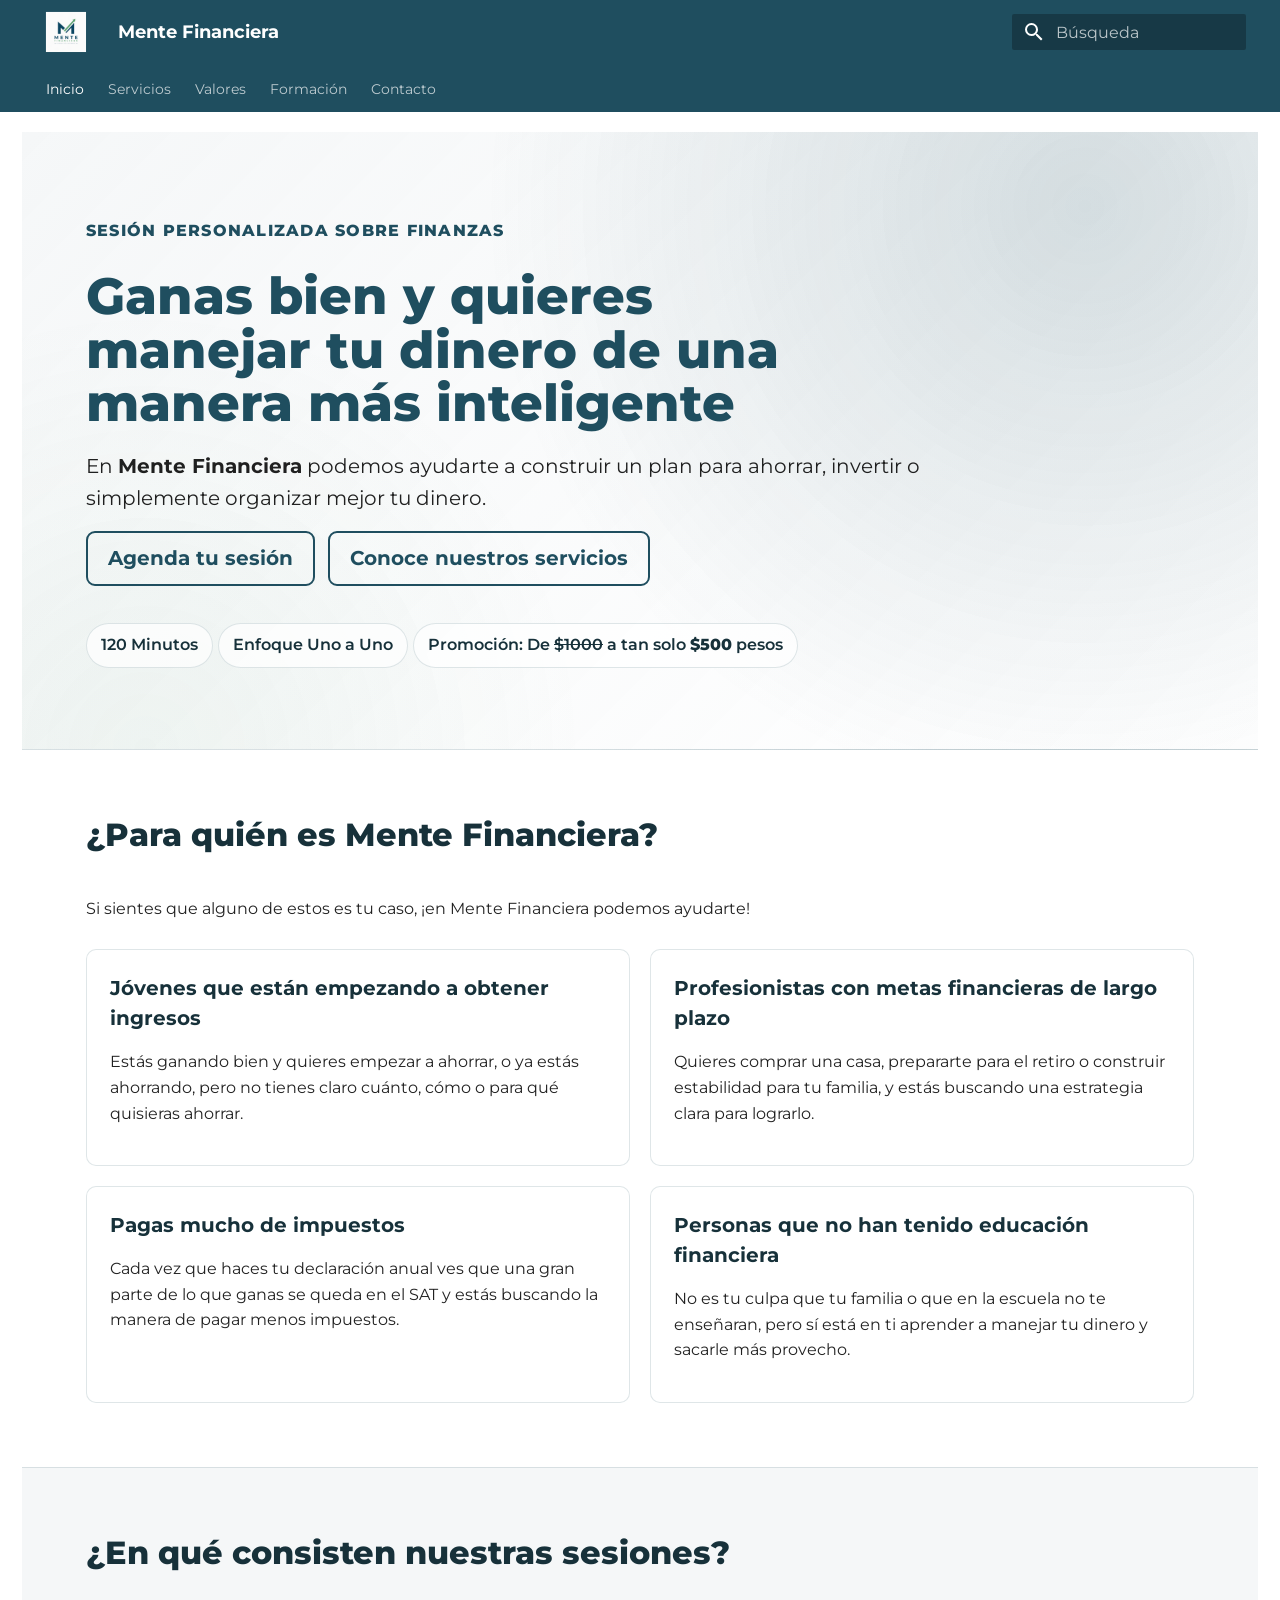
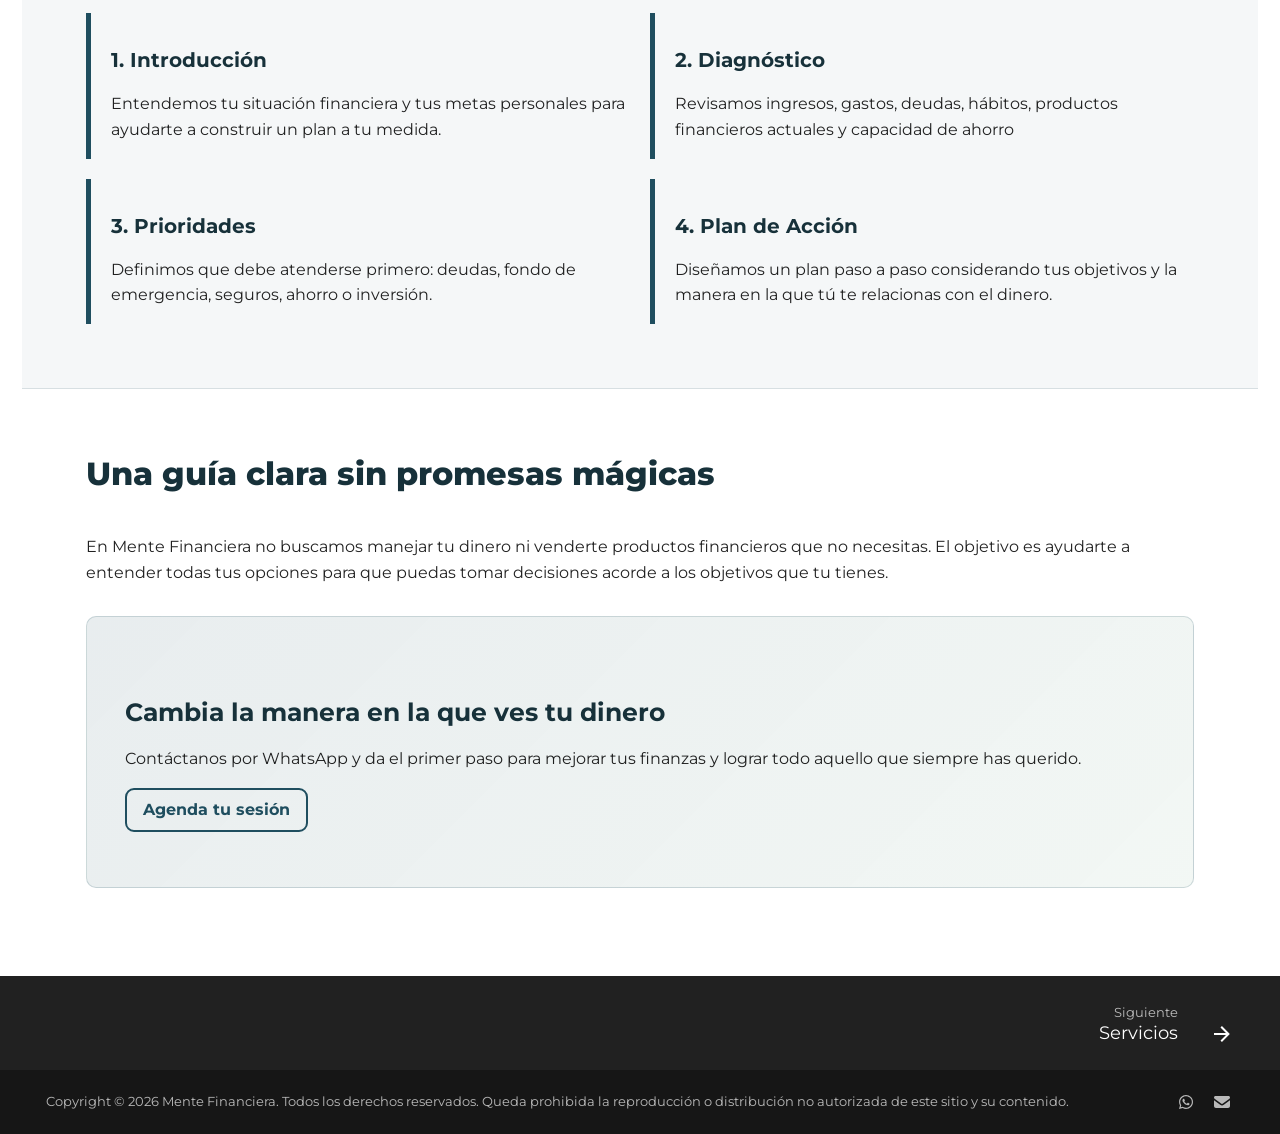
<file: index.html>
<!doctype html>
<html lang="es" class="no-js">
  <head>
    
      <meta charset="utf-8">
      <meta name="viewport" content="width=device-width,initial-scale=1">
      
        <meta name="description" content="Sesión personalizada sobre finanzas personales para jóvenes en México que quieren ordenar su dinero, ahorrar e invertir con mayor criterio.">
      
      
        <meta name="author" content="Mente Financiera">
      
      
        <link rel="canonical" href="https://mente-financiera.github.io/">
      
      
      
        <link rel="next" href="servicios/">
      
      
        
      
      
      <link rel="icon" href="assets/Dolar.ico">
      <meta name="generator" content="mkdocs-1.6.1, mkdocs-material-9.7.7">
    
    
      
        <title>Mente Financiera</title>
      
    
    
      <link rel="stylesheet" href="assets/stylesheets/main.ec1eaa64.min.css">
      
        
        <link rel="stylesheet" href="assets/stylesheets/palette.ab4e12ef.min.css">
      
      


    
    
      
    
    
      
        
        
        <link rel="preconnect" href="https://fonts.gstatic.com" crossorigin>
        <link rel="stylesheet" href="https://fonts.googleapis.com/css?family=Montserrat:300,300i,400,400i,700,700i%7CRed+Hat+Mono:400,400i,700,700i&display=fallback">
        <style>:root{--md-text-font:"Montserrat";--md-code-font:"Red Hat Mono"}</style>
      
    
    
      <link rel="stylesheet" href="extra.css?v=20260714-2">
    
    <script>__md_scope=new URL(".",location),__md_hash=e=>[...e].reduce(((e,_)=>(e<<5)-e+_.charCodeAt(0)),0),__md_get=(e,_=localStorage,t=__md_scope)=>JSON.parse(_.getItem(t.pathname+"."+e)),__md_set=(e,_,t=localStorage,a=__md_scope)=>{try{t.setItem(a.pathname+"."+e,JSON.stringify(_))}catch(e){}}</script>
    
      

    
    
  </head>
  
  
    
    
    
    
    
    <body dir="ltr" data-md-color-scheme="default" data-md-color-primary="custom" data-md-color-accent="custom">
  
    
    <input class="md-toggle" data-md-toggle="drawer" type="checkbox" id="__drawer" autocomplete="off">
    <input class="md-toggle" data-md-toggle="search" type="checkbox" id="__search" autocomplete="off">
    <label class="md-overlay" for="__drawer"></label>
    <div data-md-component="skip">
      
        
        <a href="#ganas-bien-y-quieres-manejar-tu-dinero-de-una-manera-mas-inteligente" class="md-skip">
          Saltar a contenido
        </a>
      
    </div>
    <div data-md-component="announce">
      
    </div>
    
    
      

<header class="md-header" data-md-component="header">
  <nav class="md-header__inner md-grid" aria-label="Cabecera">
    <a href="." title="Mente Financiera" class="md-header__button md-logo" aria-label="Mente Financiera" data-md-component="logo">
      
  <img src="assets/Logo.png" alt="logo">

    </a>
    <label class="md-header__button md-icon" for="__drawer">
      
      <svg xmlns="http://www.w3.org/2000/svg" viewBox="0 0 24 24"><path d="M3 6h18v2H3zm0 5h18v2H3zm0 5h18v2H3z"/></svg>
    </label>
    <div class="md-header__title" data-md-component="header-title">
      <div class="md-header__ellipsis">
        <div class="md-header__topic">
          <span class="md-ellipsis">
            Mente Financiera
          </span>
        </div>
        <div class="md-header__topic" data-md-component="header-topic">
          <span class="md-ellipsis">
            
              Inicio
            
          </span>
        </div>
      </div>
    </div>
    
      
    
    
    
    
      
      
        <label class="md-header__button md-icon" for="__search">
          
          <svg xmlns="http://www.w3.org/2000/svg" viewBox="0 0 24 24"><path d="M9.5 3A6.5 6.5 0 0 1 16 9.5c0 1.61-.59 3.09-1.56 4.23l.27.27h.79l5 5-1.5 1.5-5-5v-.79l-.27-.27A6.52 6.52 0 0 1 9.5 16 6.5 6.5 0 0 1 3 9.5 6.5 6.5 0 0 1 9.5 3m0 2C7 5 5 7 5 9.5S7 14 9.5 14 14 12 14 9.5 12 5 9.5 5"/></svg>
        </label>
        <div class="md-search" data-md-component="search" role="dialog">
  <label class="md-search__overlay" for="__search"></label>
  <div class="md-search__inner" role="search">
    <form class="md-search__form" name="search">
      <input type="text" class="md-search__input" name="query" aria-label="Búsqueda" placeholder="Búsqueda" autocapitalize="off" autocorrect="off" autocomplete="off" spellcheck="false" data-md-component="search-query" required>
      <label class="md-search__icon md-icon" for="__search">
        
        <svg xmlns="http://www.w3.org/2000/svg" viewBox="0 0 24 24"><path d="M9.5 3A6.5 6.5 0 0 1 16 9.5c0 1.61-.59 3.09-1.56 4.23l.27.27h.79l5 5-1.5 1.5-5-5v-.79l-.27-.27A6.52 6.52 0 0 1 9.5 16 6.5 6.5 0 0 1 3 9.5 6.5 6.5 0 0 1 9.5 3m0 2C7 5 5 7 5 9.5S7 14 9.5 14 14 12 14 9.5 12 5 9.5 5"/></svg>
        
        <svg xmlns="http://www.w3.org/2000/svg" viewBox="0 0 24 24"><path d="M20 11v2H8l5.5 5.5-1.42 1.42L4.16 12l7.92-7.92L13.5 5.5 8 11z"/></svg>
      </label>
      <nav class="md-search__options" aria-label="Buscar">
        
        <button type="reset" class="md-search__icon md-icon" title="Limpiar" aria-label="Limpiar" tabindex="-1">
          
          <svg xmlns="http://www.w3.org/2000/svg" viewBox="0 0 24 24"><path d="M19 6.41 17.59 5 12 10.59 6.41 5 5 6.41 10.59 12 5 17.59 6.41 19 12 13.41 17.59 19 19 17.59 13.41 12z"/></svg>
        </button>
      </nav>
      
        <div class="md-search__suggest" data-md-component="search-suggest"></div>
      
    </form>
    <div class="md-search__output">
      <div class="md-search__scrollwrap" tabindex="0" data-md-scrollfix>
        <div class="md-search-result" data-md-component="search-result">
          <div class="md-search-result__meta">
            Inicializando búsqueda
          </div>
          <ol class="md-search-result__list" role="presentation"></ol>
        </div>
      </div>
    </div>
  </div>
</div>
      
    
    
  </nav>
  
</header>
    
    <div class="md-container" data-md-component="container">
      
      
        
          
            
<nav class="md-tabs" aria-label="Pestañas" data-md-component="tabs">
  <div class="md-grid">
    <ul class="md-tabs__list">
      
        
  
  
  
    
  
  
    <li class="md-tabs__item md-tabs__item--active">
      <a href="." class="md-tabs__link">
        
  
  
    
  
  Inicio

      </a>
    </li>
  

      
        
  
  
  
  
    <li class="md-tabs__item">
      <a href="servicios/" class="md-tabs__link">
        
  
  
    
  
  Servicios

      </a>
    </li>
  

      
        
  
  
  
  
    <li class="md-tabs__item">
      <a href="valores/" class="md-tabs__link">
        
  
  
    
  
  Valores

      </a>
    </li>
  

      
        
  
  
  
  
    <li class="md-tabs__item">
      <a href="formacion/" class="md-tabs__link">
        
  
  
    
  
  Formación

      </a>
    </li>
  

      
        
  
  
  
  
    <li class="md-tabs__item">
      <a href="contacto/" class="md-tabs__link">
        
  
  
    
  
  Contacto

      </a>
    </li>
  

      
    </ul>
  </div>
</nav>
          
        
      
      <main class="md-main" data-md-component="main">
        <div class="md-main__inner md-grid">
          
            
              
                
              
              <div class="md-sidebar md-sidebar--primary" data-md-component="sidebar" data-md-type="navigation" hidden>
                <div class="md-sidebar__scrollwrap">
                  <div class="md-sidebar__inner">
                    


  


<nav class="md-nav md-nav--primary md-nav--lifted" aria-label="Navegación" data-md-level="0">
  <label class="md-nav__title" for="__drawer">
    <a href="." title="Mente Financiera" class="md-nav__button md-logo" aria-label="Mente Financiera" data-md-component="logo">
      
  <img src="assets/Logo.png" alt="logo">

    </a>
    Mente Financiera
  </label>
  
  <ul class="md-nav__list" data-md-scrollfix>
    
      
      
  
  
    
  
  
  
    <li class="md-nav__item md-nav__item--active">
      
      <input class="md-nav__toggle md-toggle" type="checkbox" id="__toc">
      
      
        
      
      
      <a href="." class="md-nav__link md-nav__link--active">
        
  
  
  <span class="md-ellipsis">
    
  
    Inicio
  

    
  </span>
  
  

      </a>
      
    </li>
  

    
      
      
  
  
  
  
    <li class="md-nav__item">
      <a href="servicios/" class="md-nav__link">
        
  
  
  <span class="md-ellipsis">
    
  
    Servicios
  

    
  </span>
  
  

      </a>
    </li>
  

    
      
      
  
  
  
  
    <li class="md-nav__item">
      <a href="valores/" class="md-nav__link">
        
  
  
  <span class="md-ellipsis">
    
  
    Valores
  

    
  </span>
  
  

      </a>
    </li>
  

    
      
      
  
  
  
  
    <li class="md-nav__item">
      <a href="formacion/" class="md-nav__link">
        
  
  
  <span class="md-ellipsis">
    
  
    Formación
  

    
  </span>
  
  

      </a>
    </li>
  

    
      
      
  
  
  
  
    <li class="md-nav__item">
      <a href="contacto/" class="md-nav__link">
        
  
  
  <span class="md-ellipsis">
    
  
    Contacto
  

    
  </span>
  
  

      </a>
    </li>
  

    
  </ul>
</nav>
                  </div>
                </div>
              </div>
            
            
              
                
              
              <div class="md-sidebar md-sidebar--secondary" data-md-component="sidebar" data-md-type="toc" hidden>
                <div class="md-sidebar__scrollwrap">
                  <div class="md-sidebar__inner">
                    

<nav class="md-nav md-nav--secondary" aria-label="Tabla de contenidos">
  
  
  
    
  
  
</nav>
                  </div>
                </div>
              </div>
            
          
          
            <div class="md-content" data-md-component="content">
              
              <article class="md-content__inner md-typeset">
                
                  
  




<!-- markdownlint-disable MD033 MD041 -->
<section class="mf-hero">
<div class="mf-hero__content">
<p><span class="mf-eyebrow">Sesión personalizada sobre finanzas</span></p>
<h1 id="ganas-bien-y-quieres-manejar-tu-dinero-de-una-manera-mas-inteligente">Ganas bien y quieres manejar tu dinero de una manera más inteligente</h1>
<p>En <strong>Mente Financiera</strong> podemos ayudarte a construir un plan para ahorrar, invertir o simplemente organizar mejor tu dinero.</p>
<p><a class="md-button" href="https://wa.me/528123905425?text=Hola%2C%20quiero%20agendar%20mi%20sesion%20sobre%20finanzas.">Agenda tu sesión</a>
<a class="md-button" href="servicios/">Conoce nuestros servicios</a></p>
<div class="mf-hero__meta">
<p><span>120 Minutos</span>
<span>Enfoque Uno a Uno</span>
<span>Promoción: De <del>$1000</del> a tan solo <strong>$500</strong> pesos</span></p>
</div>
</div>
</section>
<section class="mf-section">
<h1 id="para-quien-es-mente-financiera">¿Para quién es Mente Financiera?</h1>
<p>Si sientes que alguno de estos es tu caso, ¡en Mente Financiera podemos ayudarte!</p>
<div class="mf-grid mf-grid--four">
<article class="mf-card">
<h3 id="jovenes-que-estan-empezando-a-obtener-ingresos"><strong>Jóvenes que están empezando a obtener ingresos</strong></h3>
<p>Estás ganando bien y quieres empezar a ahorrar, o ya estás ahorrando, pero no tienes claro cuánto, cómo o para qué quisieras ahorrar.</p>
</article>
<article class="mf-card">
<h3 id="profesionistas-con-metas-financieras-de-largo-plazo"><strong>Profesionistas con metas financieras de largo plazo</strong></h3>
<p>Quieres comprar una casa, prepararte para el retiro o construir estabilidad para tu familia, y estás buscando una estrategia clara para lograrlo.</p>
</article>
<article class="mf-card">
<h3 id="pagas-mucho-de-impuestos"><strong>Pagas mucho de impuestos</strong></h3>
<p>Cada vez que haces tu declaración anual ves que una gran parte de lo que ganas se queda en el SAT y estás buscando la manera de pagar menos impuestos.</p>
</article>
<article class="mf-card">
<h3 id="personas-que-no-han-tenido-educacion-financiera"><strong>Personas que no han tenido educación financiera</strong></h3>
<p>No es tu culpa que tu familia o que en la escuela no te enseñaran, pero sí está en ti aprender a manejar tu dinero y sacarle más provecho.</p>
</article>
</div>
</section>
<section class="mf-section mf-section--muted">
<h1 id="en-que-consisten-nuestras-sesiones">¿En qué consisten nuestras sesiones?</h1>
<div class="mf-steps">
<div>
<h3 id="1-introduccion"><strong>1. Introducción</strong></h3>
<p>Entendemos tu situación financiera y tus metas personales para ayudarte a construir un plan a tu medida.</p>
</div>
<div>
<h3 id="2-diagnostico"><strong>2. Diagnóstico</strong></h3>
<p>Revisamos ingresos, gastos, deudas, hábitos, productos financieros actuales y capacidad de ahorro</p>
</div>
<div>
<h3 id="3-prioridades"><strong>3. Prioridades</strong></h3>
<p>Definimos que debe atenderse primero: deudas, fondo de emergencia, seguros, ahorro o inversión.</p>
</div>
<div>
<h3 id="4-plan-de-accion"><strong>4. Plan de Acción</strong></h3>
<p>Diseñamos un plan paso a paso considerando tus objetivos y la manera en la que tú te relacionas con el dinero.</p>
</div>
</div>
</section>
<section class="mf-section">
<h1 id="una-guia-clara-sin-promesas-magicas">Una guía clara sin promesas mágicas</h1>
<p>En Mente Financiera no buscamos manejar tu dinero ni venderte productos financieros que no necesitas. El objetivo es ayudarte a entender todas tus opciones para que puedas tomar decisiones acorde a los objetivos que tu tienes.</p>
<div class="mf-callout">
<h2 id="cambia-la-manera-en-la-que-ves-tu-dinero"><strong>Cambia la manera en la que ves tu dinero</strong></h2>
<p>Contáctanos por WhatsApp y da el primer paso para mejorar tus finanzas y lograr todo aquello que siempre has querido.</p>
<p><a class="md-button" href="https://wa.me/528123905425?text=Hola%2C%20quiero%20agendar%20mi%20sesion%20sobre%20finanzas.">Agenda tu sesión</a></p>
</div>
</section>







  
  




  



                
              </article>
            </div>
          
          
<script>var target=document.getElementById(location.hash.slice(1));target&&target.name&&(target.checked=target.name.startsWith("__tabbed_"))</script>
        </div>
        
          <button type="button" class="md-top md-icon" data-md-component="top" hidden>
  
  <svg xmlns="http://www.w3.org/2000/svg" viewBox="0 0 24 24"><path d="M13 20h-2V8l-5.5 5.5-1.42-1.42L12 4.16l7.92 7.92-1.42 1.42L13 8z"/></svg>
  Volver al principio
</button>
        
      </main>
      
        <footer class="md-footer">
  
    
      
        
      
      <nav class="md-footer__inner md-grid" aria-label="Pie" >
        
        
          
          <a href="servicios/" class="md-footer__link md-footer__link--next" aria-label="Siguiente: Servicios">
            <div class="md-footer__title">
              <span class="md-footer__direction">
                Siguiente
              </span>
              <div class="md-ellipsis">
                Servicios
              </div>
            </div>
            <div class="md-footer__button md-icon">
              
              <svg xmlns="http://www.w3.org/2000/svg" viewBox="0 0 24 24"><path d="M4 11v2h12l-5.5 5.5 1.42 1.42L19.84 12l-7.92-7.92L10.5 5.5 16 11z"/></svg>
            </div>
          </a>
        
      </nav>
    
  
  <div class="md-footer-meta md-typeset">
    <div class="md-footer-meta__inner md-grid">
      <div class="md-copyright">
  
    <div class="md-copyright__highlight">
      Copyright &copy; 2026 Mente Financiera. Todos los derechos reservados. Queda prohibida la reproducción o distribución no autorizada de este sitio y su contenido.
    </div>
  
  
</div>
      
        
<div class="md-social">
  
    
    
    
    
    <a href="https://wa.me/528123905425?text=Hola%2C%20quiero%20agendar%20mi%20sesion%20Dinero%20a%20Futuro." target="_blank" rel="noopener" title="Agendar por WhatsApp" class="md-social__link">
      <svg xmlns="http://www.w3.org/2000/svg" viewBox="0 0 448 512"><!--! Font Awesome Free 7.1.0 by @fontawesome - https://fontawesome.com License - https://fontawesome.com/license/free (Icons: CC BY 4.0, Fonts: SIL OFL 1.1, Code: MIT License) Copyright 2025 Fonticons, Inc.--><path d="M380.9 97.1C339 55.1 283.2 32 223.9 32c-122.4 0-222 99.6-222 222 0 39.1 10.2 77.3 29.6 111L0 480l117.7-30.9c32.4 17.7 68.9 27 106.1 27h.1c122.3 0 224.1-99.6 224.1-222 0-59.3-25.2-115-67.1-157m-157 341.6c-33.2 0-65.7-8.9-94-25.7l-6.7-4-69.8 18.3L72 359.2l-4.4-7c-18.5-29.4-28.2-63.3-28.2-98.2 0-101.7 82.8-184.5 184.6-184.5 49.3 0 95.6 19.2 130.4 54.1s56.2 81.2 56.1 130.5c0 101.8-84.9 184.6-186.6 184.6m101.2-138.2c-5.5-2.8-32.8-16.2-37.9-18-5.1-1.9-8.8-2.8-12.5 2.8s-14.3 18-17.6 21.8c-3.2 3.7-6.5 4.2-12 1.4-32.6-16.3-54-29.1-75.5-66-5.7-9.8 5.7-9.1 16.3-30.3 1.8-3.7.9-6.9-.5-9.7s-12.5-30.1-17.1-41.2c-4.5-10.8-9.1-9.3-12.5-9.5-3.2-.2-6.9-.2-10.6-.2s-9.7 1.4-14.8 6.9c-5.1 5.6-19.4 19-19.4 46.3s19.9 53.7 22.6 57.4c2.8 3.7 39.1 59.7 94.8 83.8 35.2 15.2 49 16.5 66.6 13.9 10.7-1.6 32.8-13.4 37.4-26.4s4.6-24.1 3.2-26.4c-1.3-2.5-5-3.9-10.5-6.6"/></svg>
    </a>
  
    
    
    
    
    <a href="mailto:somos.mente.financiera@gmail.com" target="_blank" rel="noopener" title="Escribir por correo" class="md-social__link">
      <svg xmlns="http://www.w3.org/2000/svg" viewBox="0 0 512 512"><!--! Font Awesome Free 7.1.0 by @fontawesome - https://fontawesome.com License - https://fontawesome.com/license/free (Icons: CC BY 4.0, Fonts: SIL OFL 1.1, Code: MIT License) Copyright 2025 Fonticons, Inc.--><path d="M48 64C21.5 64 0 85.5 0 112c0 15.1 7.1 29.3 19.2 38.4l208 156a48 48 0 0 0 57.6 0l208-156c12.1-9.1 19.2-23.3 19.2-38.4 0-26.5-21.5-48-48-48zM0 196v188c0 35.3 28.7 64 64 64h384c35.3 0 64-28.7 64-64V196L313.6 344.8c-34.1 25.6-81.1 25.6-115.2 0z"/></svg>
    </a>
  
</div>
      
    </div>
  </div>
</footer>
      
    </div>
    <div class="md-dialog" data-md-component="dialog">
      <div class="md-dialog__inner md-typeset"></div>
    </div>
    
    
    
      
      
      <script id="__config" type="application/json">{"annotate": null, "base": ".", "features": ["navigation.tabs", "navigation.sections", "navigation.top", "navigation.footer", "toc.follow", "search.suggest", "search.highlight"], "search": "assets/javascripts/workers/search.2c215733.min.js", "tags": null, "translations": {"clipboard.copied": "Copiado al portapapeles", "clipboard.copy": "Copiar al portapapeles", "search.result.more.one": "1 m\u00e1s en esta p\u00e1gina", "search.result.more.other": "# m\u00e1s en esta p\u00e1gina", "search.result.none": "No se encontraron documentos", "search.result.one": "1 documento encontrado", "search.result.other": "# documentos encontrados", "search.result.placeholder": "Teclee para comenzar b\u00fasqueda", "search.result.term.missing": "Falta", "select.version": "Seleccionar versi\u00f3n"}, "version": null}</script>
    
    
      <script src="assets/javascripts/bundle.d7400e89.min.js"></script>
      
    
  </body>
</html>
</file>
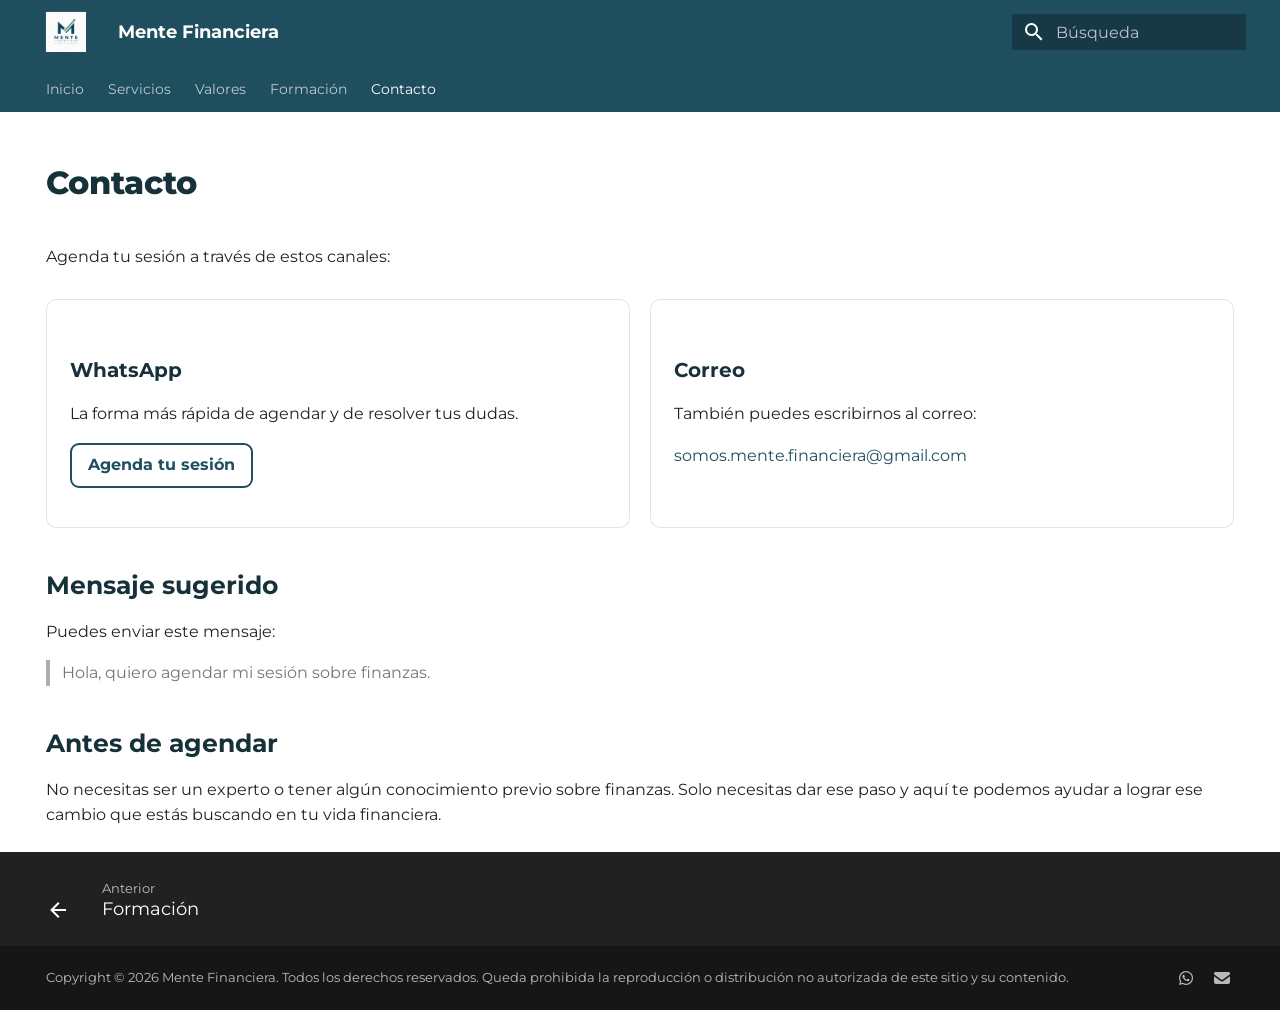
<file: contacto/index.html>
<!doctype html>
<html lang="es" class="no-js">
  <head>
    
      <meta charset="utf-8">
      <meta name="viewport" content="width=device-width,initial-scale=1">
      
        <meta name="description" content="Sesión personalizada sobre finanzas personales para jóvenes en México que quieren ordenar su dinero, ahorrar e invertir con mayor criterio.">
      
      
        <meta name="author" content="Mente Financiera">
      
      
        <link rel="canonical" href="https://mente-financiera.github.io/contacto/">
      
      
        <link rel="prev" href="../formacion/">
      
      
      
        
      
      
      <link rel="icon" href="../assets/Dolar.ico">
      <meta name="generator" content="mkdocs-1.6.1, mkdocs-material-9.7.7">
    
    
      
        <title>Contacto - Mente Financiera</title>
      
    
    
      <link rel="stylesheet" href="../assets/stylesheets/main.ec1eaa64.min.css">
      
        
        <link rel="stylesheet" href="../assets/stylesheets/palette.ab4e12ef.min.css">
      
      


    
    
      
    
    
      
        
        
        <link rel="preconnect" href="https://fonts.gstatic.com" crossorigin>
        <link rel="stylesheet" href="https://fonts.googleapis.com/css?family=Montserrat:300,300i,400,400i,700,700i%7CRed+Hat+Mono:400,400i,700,700i&display=fallback">
        <style>:root{--md-text-font:"Montserrat";--md-code-font:"Red Hat Mono"}</style>
      
    
    
      <link rel="stylesheet" href="../extra.css?v=20260714-2">
    
    <script>__md_scope=new URL("..",location),__md_hash=e=>[...e].reduce(((e,_)=>(e<<5)-e+_.charCodeAt(0)),0),__md_get=(e,_=localStorage,t=__md_scope)=>JSON.parse(_.getItem(t.pathname+"."+e)),__md_set=(e,_,t=localStorage,a=__md_scope)=>{try{t.setItem(a.pathname+"."+e,JSON.stringify(_))}catch(e){}}</script>
    
      

    
    
  </head>
  
  
    
    
    
    
    
    <body dir="ltr" data-md-color-scheme="default" data-md-color-primary="custom" data-md-color-accent="custom">
  
    
    <input class="md-toggle" data-md-toggle="drawer" type="checkbox" id="__drawer" autocomplete="off">
    <input class="md-toggle" data-md-toggle="search" type="checkbox" id="__search" autocomplete="off">
    <label class="md-overlay" for="__drawer"></label>
    <div data-md-component="skip">
      
        
        <a href="#contacto" class="md-skip">
          Saltar a contenido
        </a>
      
    </div>
    <div data-md-component="announce">
      
    </div>
    
    
      

<header class="md-header" data-md-component="header">
  <nav class="md-header__inner md-grid" aria-label="Cabecera">
    <a href=".." title="Mente Financiera" class="md-header__button md-logo" aria-label="Mente Financiera" data-md-component="logo">
      
  <img src="../assets/Logo.png" alt="logo">

    </a>
    <label class="md-header__button md-icon" for="__drawer">
      
      <svg xmlns="http://www.w3.org/2000/svg" viewBox="0 0 24 24"><path d="M3 6h18v2H3zm0 5h18v2H3zm0 5h18v2H3z"/></svg>
    </label>
    <div class="md-header__title" data-md-component="header-title">
      <div class="md-header__ellipsis">
        <div class="md-header__topic">
          <span class="md-ellipsis">
            Mente Financiera
          </span>
        </div>
        <div class="md-header__topic" data-md-component="header-topic">
          <span class="md-ellipsis">
            
              Contacto
            
          </span>
        </div>
      </div>
    </div>
    
      
    
    
    
    
      
      
        <label class="md-header__button md-icon" for="__search">
          
          <svg xmlns="http://www.w3.org/2000/svg" viewBox="0 0 24 24"><path d="M9.5 3A6.5 6.5 0 0 1 16 9.5c0 1.61-.59 3.09-1.56 4.23l.27.27h.79l5 5-1.5 1.5-5-5v-.79l-.27-.27A6.52 6.52 0 0 1 9.5 16 6.5 6.5 0 0 1 3 9.5 6.5 6.5 0 0 1 9.5 3m0 2C7 5 5 7 5 9.5S7 14 9.5 14 14 12 14 9.5 12 5 9.5 5"/></svg>
        </label>
        <div class="md-search" data-md-component="search" role="dialog">
  <label class="md-search__overlay" for="__search"></label>
  <div class="md-search__inner" role="search">
    <form class="md-search__form" name="search">
      <input type="text" class="md-search__input" name="query" aria-label="Búsqueda" placeholder="Búsqueda" autocapitalize="off" autocorrect="off" autocomplete="off" spellcheck="false" data-md-component="search-query" required>
      <label class="md-search__icon md-icon" for="__search">
        
        <svg xmlns="http://www.w3.org/2000/svg" viewBox="0 0 24 24"><path d="M9.5 3A6.5 6.5 0 0 1 16 9.5c0 1.61-.59 3.09-1.56 4.23l.27.27h.79l5 5-1.5 1.5-5-5v-.79l-.27-.27A6.52 6.52 0 0 1 9.5 16 6.5 6.5 0 0 1 3 9.5 6.5 6.5 0 0 1 9.5 3m0 2C7 5 5 7 5 9.5S7 14 9.5 14 14 12 14 9.5 12 5 9.5 5"/></svg>
        
        <svg xmlns="http://www.w3.org/2000/svg" viewBox="0 0 24 24"><path d="M20 11v2H8l5.5 5.5-1.42 1.42L4.16 12l7.92-7.92L13.5 5.5 8 11z"/></svg>
      </label>
      <nav class="md-search__options" aria-label="Buscar">
        
        <button type="reset" class="md-search__icon md-icon" title="Limpiar" aria-label="Limpiar" tabindex="-1">
          
          <svg xmlns="http://www.w3.org/2000/svg" viewBox="0 0 24 24"><path d="M19 6.41 17.59 5 12 10.59 6.41 5 5 6.41 10.59 12 5 17.59 6.41 19 12 13.41 17.59 19 19 17.59 13.41 12z"/></svg>
        </button>
      </nav>
      
        <div class="md-search__suggest" data-md-component="search-suggest"></div>
      
    </form>
    <div class="md-search__output">
      <div class="md-search__scrollwrap" tabindex="0" data-md-scrollfix>
        <div class="md-search-result" data-md-component="search-result">
          <div class="md-search-result__meta">
            Inicializando búsqueda
          </div>
          <ol class="md-search-result__list" role="presentation"></ol>
        </div>
      </div>
    </div>
  </div>
</div>
      
    
    
  </nav>
  
</header>
    
    <div class="md-container" data-md-component="container">
      
      
        
          
            
<nav class="md-tabs" aria-label="Pestañas" data-md-component="tabs">
  <div class="md-grid">
    <ul class="md-tabs__list">
      
        
  
  
  
  
    <li class="md-tabs__item">
      <a href=".." class="md-tabs__link">
        
  
  
    
  
  Inicio

      </a>
    </li>
  

      
        
  
  
  
  
    <li class="md-tabs__item">
      <a href="../servicios/" class="md-tabs__link">
        
  
  
    
  
  Servicios

      </a>
    </li>
  

      
        
  
  
  
  
    <li class="md-tabs__item">
      <a href="../valores/" class="md-tabs__link">
        
  
  
    
  
  Valores

      </a>
    </li>
  

      
        
  
  
  
  
    <li class="md-tabs__item">
      <a href="../formacion/" class="md-tabs__link">
        
  
  
    
  
  Formación

      </a>
    </li>
  

      
        
  
  
  
    
  
  
    <li class="md-tabs__item md-tabs__item--active">
      <a href="./" class="md-tabs__link">
        
  
  
    
  
  Contacto

      </a>
    </li>
  

      
    </ul>
  </div>
</nav>
          
        
      
      <main class="md-main" data-md-component="main">
        <div class="md-main__inner md-grid">
          
            
              
                
              
              <div class="md-sidebar md-sidebar--primary" data-md-component="sidebar" data-md-type="navigation" hidden>
                <div class="md-sidebar__scrollwrap">
                  <div class="md-sidebar__inner">
                    


  


<nav class="md-nav md-nav--primary md-nav--lifted" aria-label="Navegación" data-md-level="0">
  <label class="md-nav__title" for="__drawer">
    <a href=".." title="Mente Financiera" class="md-nav__button md-logo" aria-label="Mente Financiera" data-md-component="logo">
      
  <img src="../assets/Logo.png" alt="logo">

    </a>
    Mente Financiera
  </label>
  
  <ul class="md-nav__list" data-md-scrollfix>
    
      
      
  
  
  
  
    <li class="md-nav__item">
      <a href=".." class="md-nav__link">
        
  
  
  <span class="md-ellipsis">
    
  
    Inicio
  

    
  </span>
  
  

      </a>
    </li>
  

    
      
      
  
  
  
  
    <li class="md-nav__item">
      <a href="../servicios/" class="md-nav__link">
        
  
  
  <span class="md-ellipsis">
    
  
    Servicios
  

    
  </span>
  
  

      </a>
    </li>
  

    
      
      
  
  
  
  
    <li class="md-nav__item">
      <a href="../valores/" class="md-nav__link">
        
  
  
  <span class="md-ellipsis">
    
  
    Valores
  

    
  </span>
  
  

      </a>
    </li>
  

    
      
      
  
  
  
  
    <li class="md-nav__item">
      <a href="../formacion/" class="md-nav__link">
        
  
  
  <span class="md-ellipsis">
    
  
    Formación
  

    
  </span>
  
  

      </a>
    </li>
  

    
      
      
  
  
    
  
  
  
    <li class="md-nav__item md-nav__item--active">
      
      <input class="md-nav__toggle md-toggle" type="checkbox" id="__toc">
      
      
        
      
      
        <label class="md-nav__link md-nav__link--active" for="__toc">
          
  
  
  <span class="md-ellipsis">
    
  
    Contacto
  

    
  </span>
  
  

          <span class="md-nav__icon md-icon"></span>
        </label>
      
      <a href="./" class="md-nav__link md-nav__link--active">
        
  
  
  <span class="md-ellipsis">
    
  
    Contacto
  

    
  </span>
  
  

      </a>
      
        

<nav class="md-nav md-nav--secondary" aria-label="Tabla de contenidos">
  
  
  
    
  
  
    <label class="md-nav__title" for="__toc">
      <span class="md-nav__icon md-icon"></span>
      Tabla de contenidos
    </label>
    <ul class="md-nav__list" data-md-component="toc" data-md-scrollfix>
      
        <li class="md-nav__item">
  <a href="#whatsapp" class="md-nav__link">
    <span class="md-ellipsis">
      
        WhatsApp
      
    </span>
  </a>
  
</li>
      
        <li class="md-nav__item">
  <a href="#correo" class="md-nav__link">
    <span class="md-ellipsis">
      
        Correo
      
    </span>
  </a>
  
</li>
      
        <li class="md-nav__item">
  <a href="#mensaje-sugerido" class="md-nav__link">
    <span class="md-ellipsis">
      
        Mensaje sugerido
      
    </span>
  </a>
  
</li>
      
        <li class="md-nav__item">
  <a href="#antes-de-agendar" class="md-nav__link">
    <span class="md-ellipsis">
      
        Antes de agendar
      
    </span>
  </a>
  
</li>
      
    </ul>
  
</nav>
      
    </li>
  

    
  </ul>
</nav>
                  </div>
                </div>
              </div>
            
            
              
                
              
              <div class="md-sidebar md-sidebar--secondary" data-md-component="sidebar" data-md-type="toc" hidden>
                <div class="md-sidebar__scrollwrap">
                  <div class="md-sidebar__inner">
                    

<nav class="md-nav md-nav--secondary" aria-label="Tabla de contenidos">
  
  
  
    
  
  
    <label class="md-nav__title" for="__toc">
      <span class="md-nav__icon md-icon"></span>
      Tabla de contenidos
    </label>
    <ul class="md-nav__list" data-md-component="toc" data-md-scrollfix>
      
        <li class="md-nav__item">
  <a href="#whatsapp" class="md-nav__link">
    <span class="md-ellipsis">
      
        WhatsApp
      
    </span>
  </a>
  
</li>
      
        <li class="md-nav__item">
  <a href="#correo" class="md-nav__link">
    <span class="md-ellipsis">
      
        Correo
      
    </span>
  </a>
  
</li>
      
        <li class="md-nav__item">
  <a href="#mensaje-sugerido" class="md-nav__link">
    <span class="md-ellipsis">
      
        Mensaje sugerido
      
    </span>
  </a>
  
</li>
      
        <li class="md-nav__item">
  <a href="#antes-de-agendar" class="md-nav__link">
    <span class="md-ellipsis">
      
        Antes de agendar
      
    </span>
  </a>
  
</li>
      
    </ul>
  
</nav>
                  </div>
                </div>
              </div>
            
          
          
            <div class="md-content" data-md-component="content">
              
              <article class="md-content__inner md-typeset">
                
                  
  




<!-- markdownlint-disable MD033 MD041 -->

<h1 id="contacto">Contacto</h1>
<p>Agenda tu sesión a través de estos canales:</p>
<div class="mf-contact">
<div>
<h3 id="whatsapp"><strong>WhatsApp</strong></h3>
<p>La forma más rápida de agendar y de resolver tus dudas.</p>
<p><a class="md-button" href="https://wa.me/528123905425?text=Hola%2C%20quiero%20agendar%20mi%20sesion%20sobre%20finanzas.">Agenda tu sesión</a></p>
</div>
<div>
<h3 id="correo"><strong>Correo</strong></h3>
<p>También puedes escribirnos al correo:</p>
<p><a href="mailto:somos.mente.financiera@gmail.com">somos.mente.financiera@gmail.com</a></p>
</div>
</div>
<h2 id="mensaje-sugerido"><strong>Mensaje sugerido</strong></h2>
<p>Puedes enviar este mensaje:</p>
<blockquote>
<p>Hola, quiero agendar mi sesión sobre finanzas.</p>
</blockquote>
<h2 id="antes-de-agendar"><strong>Antes de agendar</strong></h2>
<p>No necesitas ser un experto o tener algún conocimiento previo sobre finanzas. Solo necesitas dar ese paso y aquí te podemos ayudar a lograr ese cambio que estás buscando en tu vida financiera.</p>







  
  




  



                
              </article>
            </div>
          
          
<script>var target=document.getElementById(location.hash.slice(1));target&&target.name&&(target.checked=target.name.startsWith("__tabbed_"))</script>
        </div>
        
          <button type="button" class="md-top md-icon" data-md-component="top" hidden>
  
  <svg xmlns="http://www.w3.org/2000/svg" viewBox="0 0 24 24"><path d="M13 20h-2V8l-5.5 5.5-1.42-1.42L12 4.16l7.92 7.92-1.42 1.42L13 8z"/></svg>
  Volver al principio
</button>
        
      </main>
      
        <footer class="md-footer">
  
    
      
        
      
      <nav class="md-footer__inner md-grid" aria-label="Pie" >
        
          
          <a href="../formacion/" class="md-footer__link md-footer__link--prev" aria-label="Anterior: Formación">
            <div class="md-footer__button md-icon">
              
              <svg xmlns="http://www.w3.org/2000/svg" viewBox="0 0 24 24"><path d="M20 11v2H8l5.5 5.5-1.42 1.42L4.16 12l7.92-7.92L13.5 5.5 8 11z"/></svg>
            </div>
            <div class="md-footer__title">
              <span class="md-footer__direction">
                Anterior
              </span>
              <div class="md-ellipsis">
                Formación
              </div>
            </div>
          </a>
        
        
      </nav>
    
  
  <div class="md-footer-meta md-typeset">
    <div class="md-footer-meta__inner md-grid">
      <div class="md-copyright">
  
    <div class="md-copyright__highlight">
      Copyright &copy; 2026 Mente Financiera. Todos los derechos reservados. Queda prohibida la reproducción o distribución no autorizada de este sitio y su contenido.
    </div>
  
  
</div>
      
        
<div class="md-social">
  
    
    
    
    
    <a href="https://wa.me/528123905425?text=Hola%2C%20quiero%20agendar%20mi%20sesion%20Dinero%20a%20Futuro." target="_blank" rel="noopener" title="Agendar por WhatsApp" class="md-social__link">
      <svg xmlns="http://www.w3.org/2000/svg" viewBox="0 0 448 512"><!--! Font Awesome Free 7.1.0 by @fontawesome - https://fontawesome.com License - https://fontawesome.com/license/free (Icons: CC BY 4.0, Fonts: SIL OFL 1.1, Code: MIT License) Copyright 2025 Fonticons, Inc.--><path d="M380.9 97.1C339 55.1 283.2 32 223.9 32c-122.4 0-222 99.6-222 222 0 39.1 10.2 77.3 29.6 111L0 480l117.7-30.9c32.4 17.7 68.9 27 106.1 27h.1c122.3 0 224.1-99.6 224.1-222 0-59.3-25.2-115-67.1-157m-157 341.6c-33.2 0-65.7-8.9-94-25.7l-6.7-4-69.8 18.3L72 359.2l-4.4-7c-18.5-29.4-28.2-63.3-28.2-98.2 0-101.7 82.8-184.5 184.6-184.5 49.3 0 95.6 19.2 130.4 54.1s56.2 81.2 56.1 130.5c0 101.8-84.9 184.6-186.6 184.6m101.2-138.2c-5.5-2.8-32.8-16.2-37.9-18-5.1-1.9-8.8-2.8-12.5 2.8s-14.3 18-17.6 21.8c-3.2 3.7-6.5 4.2-12 1.4-32.6-16.3-54-29.1-75.5-66-5.7-9.8 5.7-9.1 16.3-30.3 1.8-3.7.9-6.9-.5-9.7s-12.5-30.1-17.1-41.2c-4.5-10.8-9.1-9.3-12.5-9.5-3.2-.2-6.9-.2-10.6-.2s-9.7 1.4-14.8 6.9c-5.1 5.6-19.4 19-19.4 46.3s19.9 53.7 22.6 57.4c2.8 3.7 39.1 59.7 94.8 83.8 35.2 15.2 49 16.5 66.6 13.9 10.7-1.6 32.8-13.4 37.4-26.4s4.6-24.1 3.2-26.4c-1.3-2.5-5-3.9-10.5-6.6"/></svg>
    </a>
  
    
    
    
    
    <a href="mailto:somos.mente.financiera@gmail.com" target="_blank" rel="noopener" title="Escribir por correo" class="md-social__link">
      <svg xmlns="http://www.w3.org/2000/svg" viewBox="0 0 512 512"><!--! Font Awesome Free 7.1.0 by @fontawesome - https://fontawesome.com License - https://fontawesome.com/license/free (Icons: CC BY 4.0, Fonts: SIL OFL 1.1, Code: MIT License) Copyright 2025 Fonticons, Inc.--><path d="M48 64C21.5 64 0 85.5 0 112c0 15.1 7.1 29.3 19.2 38.4l208 156a48 48 0 0 0 57.6 0l208-156c12.1-9.1 19.2-23.3 19.2-38.4 0-26.5-21.5-48-48-48zM0 196v188c0 35.3 28.7 64 64 64h384c35.3 0 64-28.7 64-64V196L313.6 344.8c-34.1 25.6-81.1 25.6-115.2 0z"/></svg>
    </a>
  
</div>
      
    </div>
  </div>
</footer>
      
    </div>
    <div class="md-dialog" data-md-component="dialog">
      <div class="md-dialog__inner md-typeset"></div>
    </div>
    
    
    
      
      
      <script id="__config" type="application/json">{"annotate": null, "base": "..", "features": ["navigation.tabs", "navigation.sections", "navigation.top", "navigation.footer", "toc.follow", "search.suggest", "search.highlight"], "search": "../assets/javascripts/workers/search.2c215733.min.js", "tags": null, "translations": {"clipboard.copied": "Copiado al portapapeles", "clipboard.copy": "Copiar al portapapeles", "search.result.more.one": "1 m\u00e1s en esta p\u00e1gina", "search.result.more.other": "# m\u00e1s en esta p\u00e1gina", "search.result.none": "No se encontraron documentos", "search.result.one": "1 documento encontrado", "search.result.other": "# documentos encontrados", "search.result.placeholder": "Teclee para comenzar b\u00fasqueda", "search.result.term.missing": "Falta", "select.version": "Seleccionar versi\u00f3n"}, "version": null}</script>
    
    
      <script src="../assets/javascripts/bundle.d7400e89.min.js"></script>
      
    
  </body>
</html>
</file>
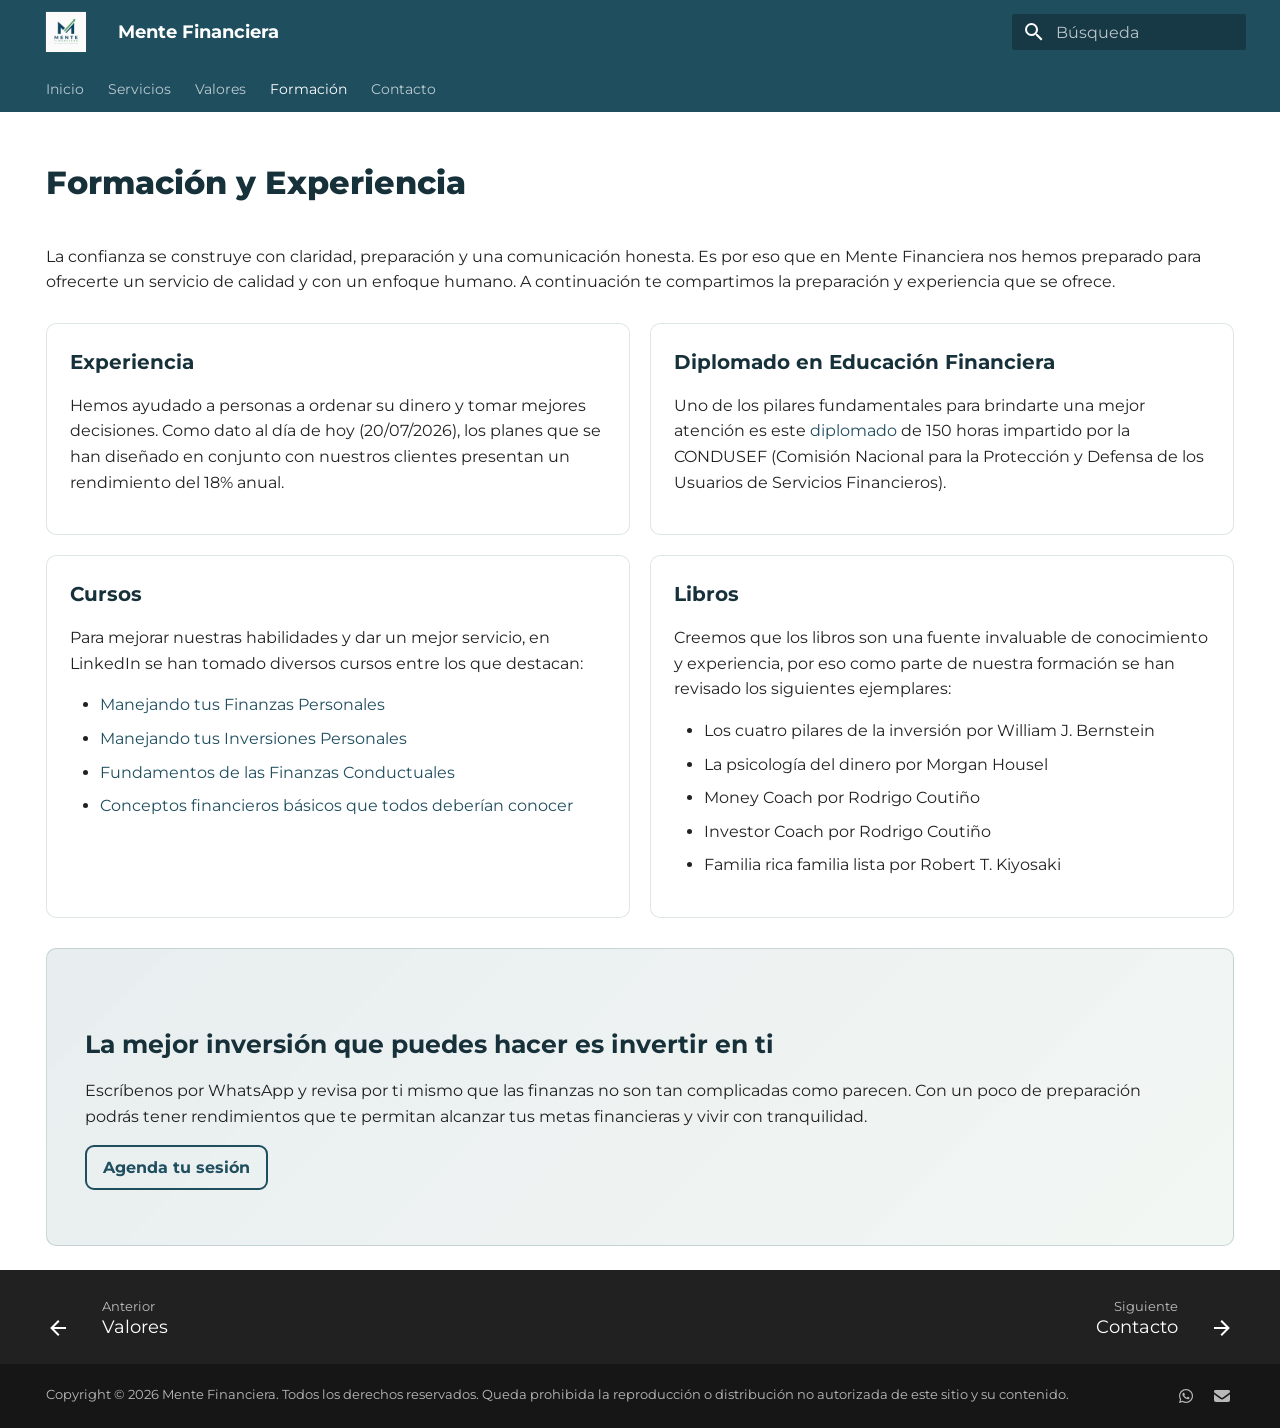
<file: formacion/index.html>
<!doctype html>
<html lang="es" class="no-js">
  <head>
    
      <meta charset="utf-8">
      <meta name="viewport" content="width=device-width,initial-scale=1">
      
        <meta name="description" content="Sesión personalizada sobre finanzas personales para jóvenes en México que quieren ordenar su dinero, ahorrar e invertir con mayor criterio.">
      
      
        <meta name="author" content="Mente Financiera">
      
      
        <link rel="canonical" href="https://mente-financiera.github.io/formacion/">
      
      
        <link rel="prev" href="../valores/">
      
      
        <link rel="next" href="../contacto/">
      
      
        
      
      
      <link rel="icon" href="../assets/Dolar.ico">
      <meta name="generator" content="mkdocs-1.6.1, mkdocs-material-9.7.7">
    
    
      
        <title>Formación - Mente Financiera</title>
      
    
    
      <link rel="stylesheet" href="../assets/stylesheets/main.ec1eaa64.min.css">
      
        
        <link rel="stylesheet" href="../assets/stylesheets/palette.ab4e12ef.min.css">
      
      


    
    
      
    
    
      
        
        
        <link rel="preconnect" href="https://fonts.gstatic.com" crossorigin>
        <link rel="stylesheet" href="https://fonts.googleapis.com/css?family=Montserrat:300,300i,400,400i,700,700i%7CRed+Hat+Mono:400,400i,700,700i&display=fallback">
        <style>:root{--md-text-font:"Montserrat";--md-code-font:"Red Hat Mono"}</style>
      
    
    
      <link rel="stylesheet" href="../extra.css?v=20260714-2">
    
    <script>__md_scope=new URL("..",location),__md_hash=e=>[...e].reduce(((e,_)=>(e<<5)-e+_.charCodeAt(0)),0),__md_get=(e,_=localStorage,t=__md_scope)=>JSON.parse(_.getItem(t.pathname+"."+e)),__md_set=(e,_,t=localStorage,a=__md_scope)=>{try{t.setItem(a.pathname+"."+e,JSON.stringify(_))}catch(e){}}</script>
    
      

    
    
  </head>
  
  
    
    
    
    
    
    <body dir="ltr" data-md-color-scheme="default" data-md-color-primary="custom" data-md-color-accent="custom">
  
    
    <input class="md-toggle" data-md-toggle="drawer" type="checkbox" id="__drawer" autocomplete="off">
    <input class="md-toggle" data-md-toggle="search" type="checkbox" id="__search" autocomplete="off">
    <label class="md-overlay" for="__drawer"></label>
    <div data-md-component="skip">
      
        
        <a href="#formacion-y-experiencia" class="md-skip">
          Saltar a contenido
        </a>
      
    </div>
    <div data-md-component="announce">
      
    </div>
    
    
      

<header class="md-header" data-md-component="header">
  <nav class="md-header__inner md-grid" aria-label="Cabecera">
    <a href=".." title="Mente Financiera" class="md-header__button md-logo" aria-label="Mente Financiera" data-md-component="logo">
      
  <img src="../assets/Logo.png" alt="logo">

    </a>
    <label class="md-header__button md-icon" for="__drawer">
      
      <svg xmlns="http://www.w3.org/2000/svg" viewBox="0 0 24 24"><path d="M3 6h18v2H3zm0 5h18v2H3zm0 5h18v2H3z"/></svg>
    </label>
    <div class="md-header__title" data-md-component="header-title">
      <div class="md-header__ellipsis">
        <div class="md-header__topic">
          <span class="md-ellipsis">
            Mente Financiera
          </span>
        </div>
        <div class="md-header__topic" data-md-component="header-topic">
          <span class="md-ellipsis">
            
              Formación
            
          </span>
        </div>
      </div>
    </div>
    
      
    
    
    
    
      
      
        <label class="md-header__button md-icon" for="__search">
          
          <svg xmlns="http://www.w3.org/2000/svg" viewBox="0 0 24 24"><path d="M9.5 3A6.5 6.5 0 0 1 16 9.5c0 1.61-.59 3.09-1.56 4.23l.27.27h.79l5 5-1.5 1.5-5-5v-.79l-.27-.27A6.52 6.52 0 0 1 9.5 16 6.5 6.5 0 0 1 3 9.5 6.5 6.5 0 0 1 9.5 3m0 2C7 5 5 7 5 9.5S7 14 9.5 14 14 12 14 9.5 12 5 9.5 5"/></svg>
        </label>
        <div class="md-search" data-md-component="search" role="dialog">
  <label class="md-search__overlay" for="__search"></label>
  <div class="md-search__inner" role="search">
    <form class="md-search__form" name="search">
      <input type="text" class="md-search__input" name="query" aria-label="Búsqueda" placeholder="Búsqueda" autocapitalize="off" autocorrect="off" autocomplete="off" spellcheck="false" data-md-component="search-query" required>
      <label class="md-search__icon md-icon" for="__search">
        
        <svg xmlns="http://www.w3.org/2000/svg" viewBox="0 0 24 24"><path d="M9.5 3A6.5 6.5 0 0 1 16 9.5c0 1.61-.59 3.09-1.56 4.23l.27.27h.79l5 5-1.5 1.5-5-5v-.79l-.27-.27A6.52 6.52 0 0 1 9.5 16 6.5 6.5 0 0 1 3 9.5 6.5 6.5 0 0 1 9.5 3m0 2C7 5 5 7 5 9.5S7 14 9.5 14 14 12 14 9.5 12 5 9.5 5"/></svg>
        
        <svg xmlns="http://www.w3.org/2000/svg" viewBox="0 0 24 24"><path d="M20 11v2H8l5.5 5.5-1.42 1.42L4.16 12l7.92-7.92L13.5 5.5 8 11z"/></svg>
      </label>
      <nav class="md-search__options" aria-label="Buscar">
        
        <button type="reset" class="md-search__icon md-icon" title="Limpiar" aria-label="Limpiar" tabindex="-1">
          
          <svg xmlns="http://www.w3.org/2000/svg" viewBox="0 0 24 24"><path d="M19 6.41 17.59 5 12 10.59 6.41 5 5 6.41 10.59 12 5 17.59 6.41 19 12 13.41 17.59 19 19 17.59 13.41 12z"/></svg>
        </button>
      </nav>
      
        <div class="md-search__suggest" data-md-component="search-suggest"></div>
      
    </form>
    <div class="md-search__output">
      <div class="md-search__scrollwrap" tabindex="0" data-md-scrollfix>
        <div class="md-search-result" data-md-component="search-result">
          <div class="md-search-result__meta">
            Inicializando búsqueda
          </div>
          <ol class="md-search-result__list" role="presentation"></ol>
        </div>
      </div>
    </div>
  </div>
</div>
      
    
    
  </nav>
  
</header>
    
    <div class="md-container" data-md-component="container">
      
      
        
          
            
<nav class="md-tabs" aria-label="Pestañas" data-md-component="tabs">
  <div class="md-grid">
    <ul class="md-tabs__list">
      
        
  
  
  
  
    <li class="md-tabs__item">
      <a href=".." class="md-tabs__link">
        
  
  
    
  
  Inicio

      </a>
    </li>
  

      
        
  
  
  
  
    <li class="md-tabs__item">
      <a href="../servicios/" class="md-tabs__link">
        
  
  
    
  
  Servicios

      </a>
    </li>
  

      
        
  
  
  
  
    <li class="md-tabs__item">
      <a href="../valores/" class="md-tabs__link">
        
  
  
    
  
  Valores

      </a>
    </li>
  

      
        
  
  
  
    
  
  
    <li class="md-tabs__item md-tabs__item--active">
      <a href="./" class="md-tabs__link">
        
  
  
    
  
  Formación

      </a>
    </li>
  

      
        
  
  
  
  
    <li class="md-tabs__item">
      <a href="../contacto/" class="md-tabs__link">
        
  
  
    
  
  Contacto

      </a>
    </li>
  

      
    </ul>
  </div>
</nav>
          
        
      
      <main class="md-main" data-md-component="main">
        <div class="md-main__inner md-grid">
          
            
              
                
              
              <div class="md-sidebar md-sidebar--primary" data-md-component="sidebar" data-md-type="navigation" hidden>
                <div class="md-sidebar__scrollwrap">
                  <div class="md-sidebar__inner">
                    


  


<nav class="md-nav md-nav--primary md-nav--lifted" aria-label="Navegación" data-md-level="0">
  <label class="md-nav__title" for="__drawer">
    <a href=".." title="Mente Financiera" class="md-nav__button md-logo" aria-label="Mente Financiera" data-md-component="logo">
      
  <img src="../assets/Logo.png" alt="logo">

    </a>
    Mente Financiera
  </label>
  
  <ul class="md-nav__list" data-md-scrollfix>
    
      
      
  
  
  
  
    <li class="md-nav__item">
      <a href=".." class="md-nav__link">
        
  
  
  <span class="md-ellipsis">
    
  
    Inicio
  

    
  </span>
  
  

      </a>
    </li>
  

    
      
      
  
  
  
  
    <li class="md-nav__item">
      <a href="../servicios/" class="md-nav__link">
        
  
  
  <span class="md-ellipsis">
    
  
    Servicios
  

    
  </span>
  
  

      </a>
    </li>
  

    
      
      
  
  
  
  
    <li class="md-nav__item">
      <a href="../valores/" class="md-nav__link">
        
  
  
  <span class="md-ellipsis">
    
  
    Valores
  

    
  </span>
  
  

      </a>
    </li>
  

    
      
      
  
  
    
  
  
  
    <li class="md-nav__item md-nav__item--active">
      
      <input class="md-nav__toggle md-toggle" type="checkbox" id="__toc">
      
      
        
      
      
        <label class="md-nav__link md-nav__link--active" for="__toc">
          
  
  
  <span class="md-ellipsis">
    
  
    Formación
  

    
  </span>
  
  

          <span class="md-nav__icon md-icon"></span>
        </label>
      
      <a href="./" class="md-nav__link md-nav__link--active">
        
  
  
  <span class="md-ellipsis">
    
  
    Formación
  

    
  </span>
  
  

      </a>
      
        

<nav class="md-nav md-nav--secondary" aria-label="Tabla de contenidos">
  
  
  
    
  
  
    <label class="md-nav__title" for="__toc">
      <span class="md-nav__icon md-icon"></span>
      Tabla de contenidos
    </label>
    <ul class="md-nav__list" data-md-component="toc" data-md-scrollfix>
      
        <li class="md-nav__item">
  <a href="#experiencia" class="md-nav__link">
    <span class="md-ellipsis">
      
        Experiencia
      
    </span>
  </a>
  
</li>
      
        <li class="md-nav__item">
  <a href="#diplomado-en-educacion-financiera" class="md-nav__link">
    <span class="md-ellipsis">
      
        Diplomado en Educación Financiera
      
    </span>
  </a>
  
</li>
      
        <li class="md-nav__item">
  <a href="#cursos" class="md-nav__link">
    <span class="md-ellipsis">
      
        Cursos
      
    </span>
  </a>
  
</li>
      
        <li class="md-nav__item">
  <a href="#libros" class="md-nav__link">
    <span class="md-ellipsis">
      
        Libros
      
    </span>
  </a>
  
</li>
      
        <li class="md-nav__item">
  <a href="#la-mejor-inversion-que-puedes-hacer-es-invertir-en-ti" class="md-nav__link">
    <span class="md-ellipsis">
      
        La mejor inversión que puedes hacer es invertir en ti
      
    </span>
  </a>
  
</li>
      
    </ul>
  
</nav>
      
    </li>
  

    
      
      
  
  
  
  
    <li class="md-nav__item">
      <a href="../contacto/" class="md-nav__link">
        
  
  
  <span class="md-ellipsis">
    
  
    Contacto
  

    
  </span>
  
  

      </a>
    </li>
  

    
  </ul>
</nav>
                  </div>
                </div>
              </div>
            
            
              
                
              
              <div class="md-sidebar md-sidebar--secondary" data-md-component="sidebar" data-md-type="toc" hidden>
                <div class="md-sidebar__scrollwrap">
                  <div class="md-sidebar__inner">
                    

<nav class="md-nav md-nav--secondary" aria-label="Tabla de contenidos">
  
  
  
    
  
  
    <label class="md-nav__title" for="__toc">
      <span class="md-nav__icon md-icon"></span>
      Tabla de contenidos
    </label>
    <ul class="md-nav__list" data-md-component="toc" data-md-scrollfix>
      
        <li class="md-nav__item">
  <a href="#experiencia" class="md-nav__link">
    <span class="md-ellipsis">
      
        Experiencia
      
    </span>
  </a>
  
</li>
      
        <li class="md-nav__item">
  <a href="#diplomado-en-educacion-financiera" class="md-nav__link">
    <span class="md-ellipsis">
      
        Diplomado en Educación Financiera
      
    </span>
  </a>
  
</li>
      
        <li class="md-nav__item">
  <a href="#cursos" class="md-nav__link">
    <span class="md-ellipsis">
      
        Cursos
      
    </span>
  </a>
  
</li>
      
        <li class="md-nav__item">
  <a href="#libros" class="md-nav__link">
    <span class="md-ellipsis">
      
        Libros
      
    </span>
  </a>
  
</li>
      
        <li class="md-nav__item">
  <a href="#la-mejor-inversion-que-puedes-hacer-es-invertir-en-ti" class="md-nav__link">
    <span class="md-ellipsis">
      
        La mejor inversión que puedes hacer es invertir en ti
      
    </span>
  </a>
  
</li>
      
    </ul>
  
</nav>
                  </div>
                </div>
              </div>
            
          
          
            <div class="md-content" data-md-component="content">
              
              <article class="md-content__inner md-typeset">
                
                  
  




<!-- markdownlint-disable MD033 MD041 -->

<h1 id="formacion-y-experiencia">Formación y Experiencia</h1>
<p>La confianza se construye con claridad, preparación y una comunicación honesta. Es por eso que en Mente Financiera nos hemos preparado para ofrecerte un servicio de calidad y con un enfoque humano. A continuación te compartimos la preparación y experiencia que se ofrece.</p>
<div class="mf-grid mf-grid--four">
<article class="mf-card">
<h3 id="experiencia"><strong>Experiencia</strong></h3>
<p>Hemos ayudado a personas a ordenar su dinero y tomar mejores decisiones. Como dato al día de hoy (20/07/2026), los planes que se han diseñado en conjunto con nuestros clientes presentan un rendimiento del 18% anual.</p>
</article>
<article class="mf-card">
<h3 id="diplomado-en-educacion-financiera"><strong>Diplomado en Educación Financiera</strong></h3>
<p>Uno de los pilares fundamentales para brindarte una mejor atención es este <a href="https://inscripcion-diplomado.condusef.gob.mx/">diplomado</a> de 150 horas impartido por la CONDUSEF (Comisión Nacional para la Protección y Defensa de los Usuarios de Servicios Financieros).</p>
</article>
<article class="mf-card">
<h3 id="cursos"><strong>Cursos</strong></h3>
<p>Para mejorar nuestras habilidades y dar un mejor servicio, en LinkedIn se han tomado diversos cursos entre los que destacan:</p>
<ul>
<li><a href="https://www.linkedin.com/learning/managing-your-personal-finances-2021">Manejando tus Finanzas Personales</a></li>
<li><a href="https://www.linkedin.com/learning/managing-your-personal-investments">Manejando tus Inversiones Personales</a></li>
<li><a href="https://www.linkedin.com/learning/behavioral-finance-foundations-2">Fundamentos de las Finanzas Conductuales</a></li>
<li><a href="https://www.linkedin.com/learning/financial-basics-everyone-should-know-24296786">Conceptos financieros básicos que todos deberían conocer</a></li>
</ul>
</article>
<article class="mf-card">
<h3 id="libros"><strong>Libros</strong></h3>
<p>Creemos que los libros son una fuente invaluable de conocimiento y experiencia, por eso como parte de nuestra formación se han revisado los siguientes ejemplares:</p>
<ul>
<li>Los cuatro pilares de la inversión por William J. Bernstein</li>
<li>La psicología del dinero por Morgan Housel</li>
<li>Money Coach por Rodrigo Coutiño</li>
<li>Investor Coach por Rodrigo Coutiño</li>
<li>Familia rica familia lista por Robert T. Kiyosaki</li>
</ul>
</article>
</div>
<div class="mf-callout">
<h2 id="la-mejor-inversion-que-puedes-hacer-es-invertir-en-ti"><strong>La mejor inversión que puedes hacer es invertir en ti</strong></h2>
<p>Escríbenos por WhatsApp y revisa por ti mismo que las finanzas no son tan complicadas como parecen. Con un poco de preparación podrás tener rendimientos que te permitan alcanzar tus metas financieras y vivir con tranquilidad.</p>
<p><a class="md-button" href="https://wa.me/528123905425?text=Hola%2C%20quiero%20agendar%20mi%20sesion%20sobre%20finanzas.">Agenda tu sesión</a></p>
</div>







  
  




  



                
              </article>
            </div>
          
          
<script>var target=document.getElementById(location.hash.slice(1));target&&target.name&&(target.checked=target.name.startsWith("__tabbed_"))</script>
        </div>
        
          <button type="button" class="md-top md-icon" data-md-component="top" hidden>
  
  <svg xmlns="http://www.w3.org/2000/svg" viewBox="0 0 24 24"><path d="M13 20h-2V8l-5.5 5.5-1.42-1.42L12 4.16l7.92 7.92-1.42 1.42L13 8z"/></svg>
  Volver al principio
</button>
        
      </main>
      
        <footer class="md-footer">
  
    
      
        
      
      <nav class="md-footer__inner md-grid" aria-label="Pie" >
        
          
          <a href="../valores/" class="md-footer__link md-footer__link--prev" aria-label="Anterior: Valores">
            <div class="md-footer__button md-icon">
              
              <svg xmlns="http://www.w3.org/2000/svg" viewBox="0 0 24 24"><path d="M20 11v2H8l5.5 5.5-1.42 1.42L4.16 12l7.92-7.92L13.5 5.5 8 11z"/></svg>
            </div>
            <div class="md-footer__title">
              <span class="md-footer__direction">
                Anterior
              </span>
              <div class="md-ellipsis">
                Valores
              </div>
            </div>
          </a>
        
        
          
          <a href="../contacto/" class="md-footer__link md-footer__link--next" aria-label="Siguiente: Contacto">
            <div class="md-footer__title">
              <span class="md-footer__direction">
                Siguiente
              </span>
              <div class="md-ellipsis">
                Contacto
              </div>
            </div>
            <div class="md-footer__button md-icon">
              
              <svg xmlns="http://www.w3.org/2000/svg" viewBox="0 0 24 24"><path d="M4 11v2h12l-5.5 5.5 1.42 1.42L19.84 12l-7.92-7.92L10.5 5.5 16 11z"/></svg>
            </div>
          </a>
        
      </nav>
    
  
  <div class="md-footer-meta md-typeset">
    <div class="md-footer-meta__inner md-grid">
      <div class="md-copyright">
  
    <div class="md-copyright__highlight">
      Copyright &copy; 2026 Mente Financiera. Todos los derechos reservados. Queda prohibida la reproducción o distribución no autorizada de este sitio y su contenido.
    </div>
  
  
</div>
      
        
<div class="md-social">
  
    
    
    
    
    <a href="https://wa.me/528123905425?text=Hola%2C%20quiero%20agendar%20mi%20sesion%20Dinero%20a%20Futuro." target="_blank" rel="noopener" title="Agendar por WhatsApp" class="md-social__link">
      <svg xmlns="http://www.w3.org/2000/svg" viewBox="0 0 448 512"><!--! Font Awesome Free 7.1.0 by @fontawesome - https://fontawesome.com License - https://fontawesome.com/license/free (Icons: CC BY 4.0, Fonts: SIL OFL 1.1, Code: MIT License) Copyright 2025 Fonticons, Inc.--><path d="M380.9 97.1C339 55.1 283.2 32 223.9 32c-122.4 0-222 99.6-222 222 0 39.1 10.2 77.3 29.6 111L0 480l117.7-30.9c32.4 17.7 68.9 27 106.1 27h.1c122.3 0 224.1-99.6 224.1-222 0-59.3-25.2-115-67.1-157m-157 341.6c-33.2 0-65.7-8.9-94-25.7l-6.7-4-69.8 18.3L72 359.2l-4.4-7c-18.5-29.4-28.2-63.3-28.2-98.2 0-101.7 82.8-184.5 184.6-184.5 49.3 0 95.6 19.2 130.4 54.1s56.2 81.2 56.1 130.5c0 101.8-84.9 184.6-186.6 184.6m101.2-138.2c-5.5-2.8-32.8-16.2-37.9-18-5.1-1.9-8.8-2.8-12.5 2.8s-14.3 18-17.6 21.8c-3.2 3.7-6.5 4.2-12 1.4-32.6-16.3-54-29.1-75.5-66-5.7-9.8 5.7-9.1 16.3-30.3 1.8-3.7.9-6.9-.5-9.7s-12.5-30.1-17.1-41.2c-4.5-10.8-9.1-9.3-12.5-9.5-3.2-.2-6.9-.2-10.6-.2s-9.7 1.4-14.8 6.9c-5.1 5.6-19.4 19-19.4 46.3s19.9 53.7 22.6 57.4c2.8 3.7 39.1 59.7 94.8 83.8 35.2 15.2 49 16.5 66.6 13.9 10.7-1.6 32.8-13.4 37.4-26.4s4.6-24.1 3.2-26.4c-1.3-2.5-5-3.9-10.5-6.6"/></svg>
    </a>
  
    
    
    
    
    <a href="mailto:somos.mente.financiera@gmail.com" target="_blank" rel="noopener" title="Escribir por correo" class="md-social__link">
      <svg xmlns="http://www.w3.org/2000/svg" viewBox="0 0 512 512"><!--! Font Awesome Free 7.1.0 by @fontawesome - https://fontawesome.com License - https://fontawesome.com/license/free (Icons: CC BY 4.0, Fonts: SIL OFL 1.1, Code: MIT License) Copyright 2025 Fonticons, Inc.--><path d="M48 64C21.5 64 0 85.5 0 112c0 15.1 7.1 29.3 19.2 38.4l208 156a48 48 0 0 0 57.6 0l208-156c12.1-9.1 19.2-23.3 19.2-38.4 0-26.5-21.5-48-48-48zM0 196v188c0 35.3 28.7 64 64 64h384c35.3 0 64-28.7 64-64V196L313.6 344.8c-34.1 25.6-81.1 25.6-115.2 0z"/></svg>
    </a>
  
</div>
      
    </div>
  </div>
</footer>
      
    </div>
    <div class="md-dialog" data-md-component="dialog">
      <div class="md-dialog__inner md-typeset"></div>
    </div>
    
    
    
      
      
      <script id="__config" type="application/json">{"annotate": null, "base": "..", "features": ["navigation.tabs", "navigation.sections", "navigation.top", "navigation.footer", "toc.follow", "search.suggest", "search.highlight"], "search": "../assets/javascripts/workers/search.2c215733.min.js", "tags": null, "translations": {"clipboard.copied": "Copiado al portapapeles", "clipboard.copy": "Copiar al portapapeles", "search.result.more.one": "1 m\u00e1s en esta p\u00e1gina", "search.result.more.other": "# m\u00e1s en esta p\u00e1gina", "search.result.none": "No se encontraron documentos", "search.result.one": "1 documento encontrado", "search.result.other": "# documentos encontrados", "search.result.placeholder": "Teclee para comenzar b\u00fasqueda", "search.result.term.missing": "Falta", "select.version": "Seleccionar versi\u00f3n"}, "version": null}</script>
    
    
      <script src="../assets/javascripts/bundle.d7400e89.min.js"></script>
      
    
  </body>
</html>
</file>
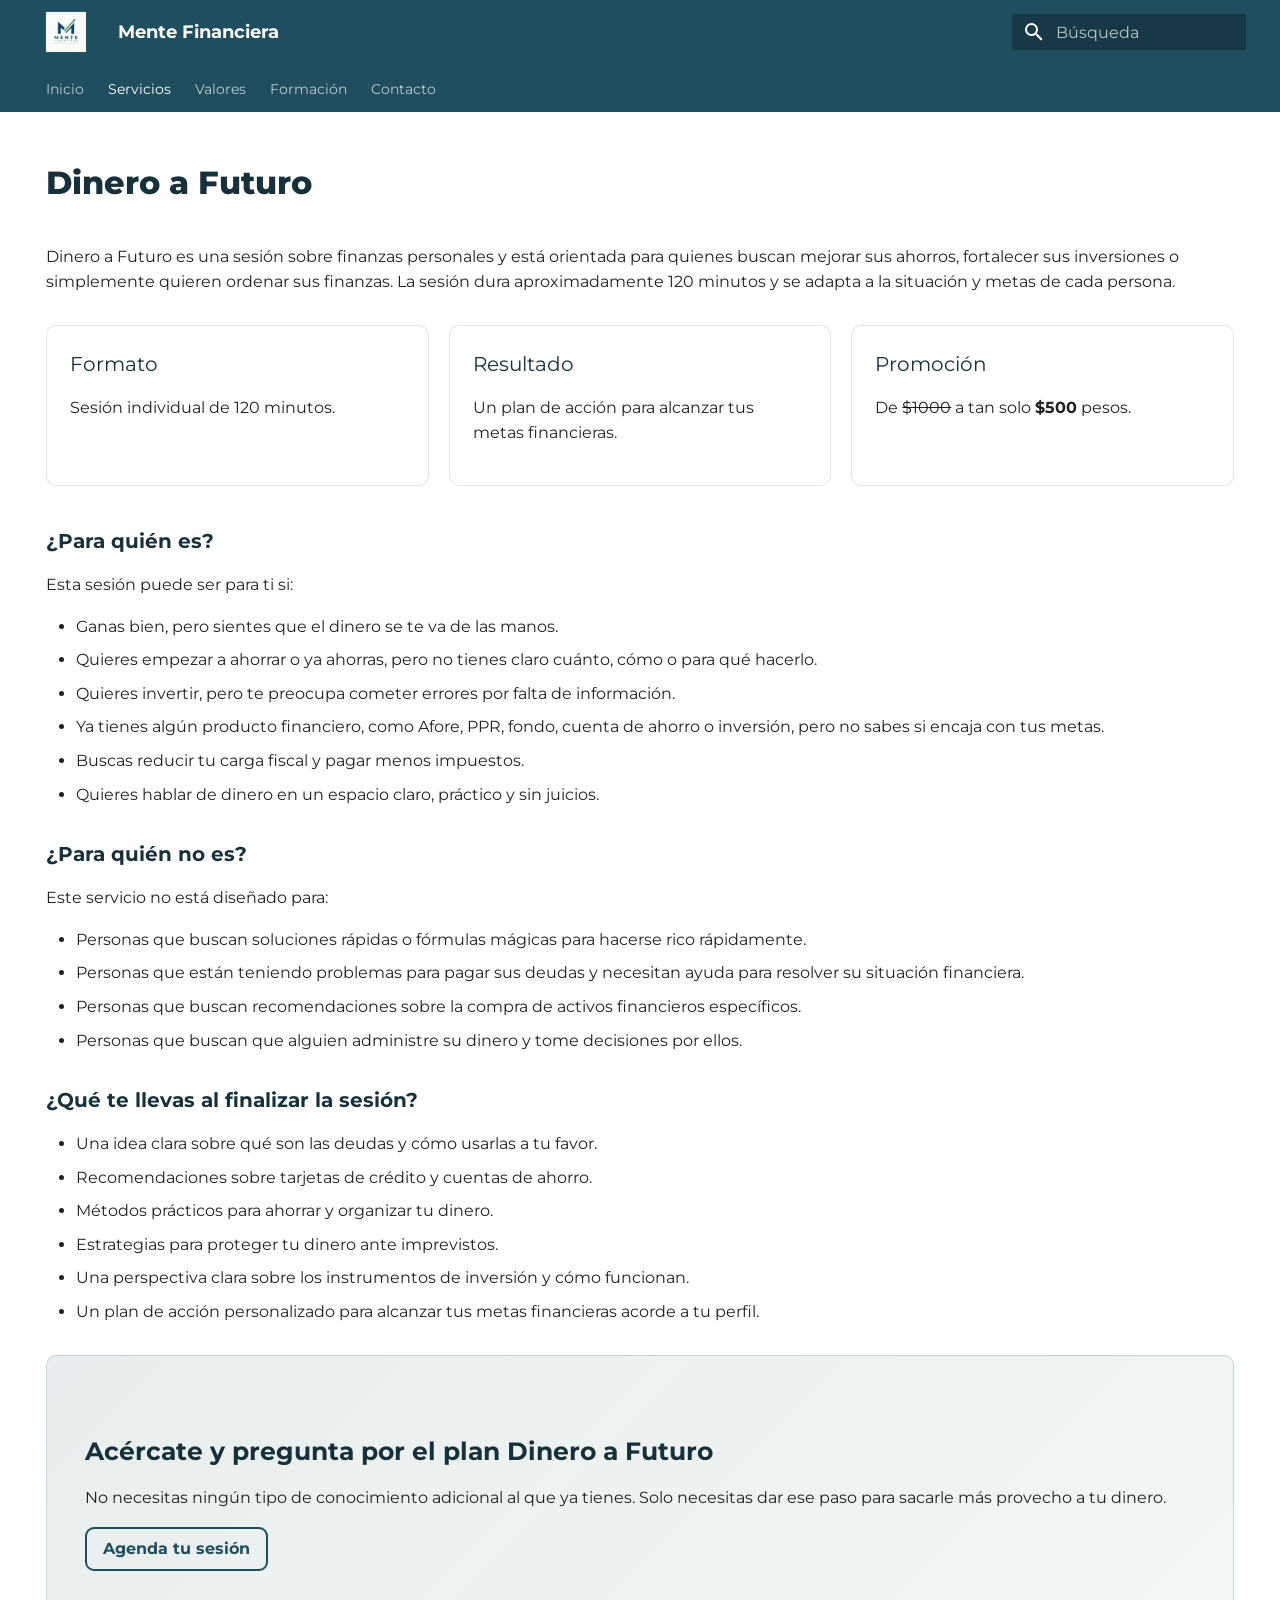
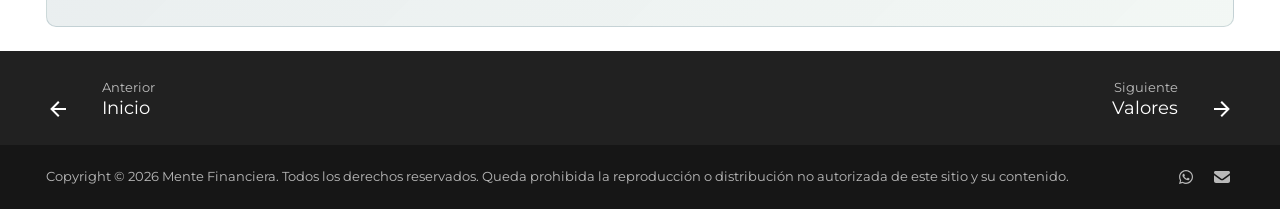
<file: servicios/index.html>
<!doctype html>
<html lang="es" class="no-js">
  <head>
    
      <meta charset="utf-8">
      <meta name="viewport" content="width=device-width,initial-scale=1">
      
        <meta name="description" content="Sesión personalizada sobre finanzas personales para jóvenes en México que quieren ordenar su dinero, ahorrar e invertir con mayor criterio.">
      
      
        <meta name="author" content="Mente Financiera">
      
      
        <link rel="canonical" href="https://mente-financiera.github.io/servicios/">
      
      
        <link rel="prev" href="..">
      
      
        <link rel="next" href="../valores/">
      
      
        
      
      
      <link rel="icon" href="../assets/Dolar.ico">
      <meta name="generator" content="mkdocs-1.6.1, mkdocs-material-9.7.7">
    
    
      
        <title>Servicios - Mente Financiera</title>
      
    
    
      <link rel="stylesheet" href="../assets/stylesheets/main.ec1eaa64.min.css">
      
        
        <link rel="stylesheet" href="../assets/stylesheets/palette.ab4e12ef.min.css">
      
      


    
    
      
    
    
      
        
        
        <link rel="preconnect" href="https://fonts.gstatic.com" crossorigin>
        <link rel="stylesheet" href="https://fonts.googleapis.com/css?family=Montserrat:300,300i,400,400i,700,700i%7CRed+Hat+Mono:400,400i,700,700i&display=fallback">
        <style>:root{--md-text-font:"Montserrat";--md-code-font:"Red Hat Mono"}</style>
      
    
    
      <link rel="stylesheet" href="../extra.css?v=20260714-2">
    
    <script>__md_scope=new URL("..",location),__md_hash=e=>[...e].reduce(((e,_)=>(e<<5)-e+_.charCodeAt(0)),0),__md_get=(e,_=localStorage,t=__md_scope)=>JSON.parse(_.getItem(t.pathname+"."+e)),__md_set=(e,_,t=localStorage,a=__md_scope)=>{try{t.setItem(a.pathname+"."+e,JSON.stringify(_))}catch(e){}}</script>
    
      

    
    
  </head>
  
  
    
    
    
    
    
    <body dir="ltr" data-md-color-scheme="default" data-md-color-primary="custom" data-md-color-accent="custom">
  
    
    <input class="md-toggle" data-md-toggle="drawer" type="checkbox" id="__drawer" autocomplete="off">
    <input class="md-toggle" data-md-toggle="search" type="checkbox" id="__search" autocomplete="off">
    <label class="md-overlay" for="__drawer"></label>
    <div data-md-component="skip">
      
        
        <a href="#dinero-a-futuro" class="md-skip">
          Saltar a contenido
        </a>
      
    </div>
    <div data-md-component="announce">
      
    </div>
    
    
      

<header class="md-header" data-md-component="header">
  <nav class="md-header__inner md-grid" aria-label="Cabecera">
    <a href=".." title="Mente Financiera" class="md-header__button md-logo" aria-label="Mente Financiera" data-md-component="logo">
      
  <img src="../assets/Logo.png" alt="logo">

    </a>
    <label class="md-header__button md-icon" for="__drawer">
      
      <svg xmlns="http://www.w3.org/2000/svg" viewBox="0 0 24 24"><path d="M3 6h18v2H3zm0 5h18v2H3zm0 5h18v2H3z"/></svg>
    </label>
    <div class="md-header__title" data-md-component="header-title">
      <div class="md-header__ellipsis">
        <div class="md-header__topic">
          <span class="md-ellipsis">
            Mente Financiera
          </span>
        </div>
        <div class="md-header__topic" data-md-component="header-topic">
          <span class="md-ellipsis">
            
              Servicios
            
          </span>
        </div>
      </div>
    </div>
    
      
    
    
    
    
      
      
        <label class="md-header__button md-icon" for="__search">
          
          <svg xmlns="http://www.w3.org/2000/svg" viewBox="0 0 24 24"><path d="M9.5 3A6.5 6.5 0 0 1 16 9.5c0 1.61-.59 3.09-1.56 4.23l.27.27h.79l5 5-1.5 1.5-5-5v-.79l-.27-.27A6.52 6.52 0 0 1 9.5 16 6.5 6.5 0 0 1 3 9.5 6.5 6.5 0 0 1 9.5 3m0 2C7 5 5 7 5 9.5S7 14 9.5 14 14 12 14 9.5 12 5 9.5 5"/></svg>
        </label>
        <div class="md-search" data-md-component="search" role="dialog">
  <label class="md-search__overlay" for="__search"></label>
  <div class="md-search__inner" role="search">
    <form class="md-search__form" name="search">
      <input type="text" class="md-search__input" name="query" aria-label="Búsqueda" placeholder="Búsqueda" autocapitalize="off" autocorrect="off" autocomplete="off" spellcheck="false" data-md-component="search-query" required>
      <label class="md-search__icon md-icon" for="__search">
        
        <svg xmlns="http://www.w3.org/2000/svg" viewBox="0 0 24 24"><path d="M9.5 3A6.5 6.5 0 0 1 16 9.5c0 1.61-.59 3.09-1.56 4.23l.27.27h.79l5 5-1.5 1.5-5-5v-.79l-.27-.27A6.52 6.52 0 0 1 9.5 16 6.5 6.5 0 0 1 3 9.5 6.5 6.5 0 0 1 9.5 3m0 2C7 5 5 7 5 9.5S7 14 9.5 14 14 12 14 9.5 12 5 9.5 5"/></svg>
        
        <svg xmlns="http://www.w3.org/2000/svg" viewBox="0 0 24 24"><path d="M20 11v2H8l5.5 5.5-1.42 1.42L4.16 12l7.92-7.92L13.5 5.5 8 11z"/></svg>
      </label>
      <nav class="md-search__options" aria-label="Buscar">
        
        <button type="reset" class="md-search__icon md-icon" title="Limpiar" aria-label="Limpiar" tabindex="-1">
          
          <svg xmlns="http://www.w3.org/2000/svg" viewBox="0 0 24 24"><path d="M19 6.41 17.59 5 12 10.59 6.41 5 5 6.41 10.59 12 5 17.59 6.41 19 12 13.41 17.59 19 19 17.59 13.41 12z"/></svg>
        </button>
      </nav>
      
        <div class="md-search__suggest" data-md-component="search-suggest"></div>
      
    </form>
    <div class="md-search__output">
      <div class="md-search__scrollwrap" tabindex="0" data-md-scrollfix>
        <div class="md-search-result" data-md-component="search-result">
          <div class="md-search-result__meta">
            Inicializando búsqueda
          </div>
          <ol class="md-search-result__list" role="presentation"></ol>
        </div>
      </div>
    </div>
  </div>
</div>
      
    
    
  </nav>
  
</header>
    
    <div class="md-container" data-md-component="container">
      
      
        
          
            
<nav class="md-tabs" aria-label="Pestañas" data-md-component="tabs">
  <div class="md-grid">
    <ul class="md-tabs__list">
      
        
  
  
  
  
    <li class="md-tabs__item">
      <a href=".." class="md-tabs__link">
        
  
  
    
  
  Inicio

      </a>
    </li>
  

      
        
  
  
  
    
  
  
    <li class="md-tabs__item md-tabs__item--active">
      <a href="./" class="md-tabs__link">
        
  
  
    
  
  Servicios

      </a>
    </li>
  

      
        
  
  
  
  
    <li class="md-tabs__item">
      <a href="../valores/" class="md-tabs__link">
        
  
  
    
  
  Valores

      </a>
    </li>
  

      
        
  
  
  
  
    <li class="md-tabs__item">
      <a href="../formacion/" class="md-tabs__link">
        
  
  
    
  
  Formación

      </a>
    </li>
  

      
        
  
  
  
  
    <li class="md-tabs__item">
      <a href="../contacto/" class="md-tabs__link">
        
  
  
    
  
  Contacto

      </a>
    </li>
  

      
    </ul>
  </div>
</nav>
          
        
      
      <main class="md-main" data-md-component="main">
        <div class="md-main__inner md-grid">
          
            
              
                
              
              <div class="md-sidebar md-sidebar--primary" data-md-component="sidebar" data-md-type="navigation" hidden>
                <div class="md-sidebar__scrollwrap">
                  <div class="md-sidebar__inner">
                    


  


<nav class="md-nav md-nav--primary md-nav--lifted" aria-label="Navegación" data-md-level="0">
  <label class="md-nav__title" for="__drawer">
    <a href=".." title="Mente Financiera" class="md-nav__button md-logo" aria-label="Mente Financiera" data-md-component="logo">
      
  <img src="../assets/Logo.png" alt="logo">

    </a>
    Mente Financiera
  </label>
  
  <ul class="md-nav__list" data-md-scrollfix>
    
      
      
  
  
  
  
    <li class="md-nav__item">
      <a href=".." class="md-nav__link">
        
  
  
  <span class="md-ellipsis">
    
  
    Inicio
  

    
  </span>
  
  

      </a>
    </li>
  

    
      
      
  
  
    
  
  
  
    <li class="md-nav__item md-nav__item--active">
      
      <input class="md-nav__toggle md-toggle" type="checkbox" id="__toc">
      
      
        
      
      
        <label class="md-nav__link md-nav__link--active" for="__toc">
          
  
  
  <span class="md-ellipsis">
    
  
    Servicios
  

    
  </span>
  
  

          <span class="md-nav__icon md-icon"></span>
        </label>
      
      <a href="./" class="md-nav__link md-nav__link--active">
        
  
  
  <span class="md-ellipsis">
    
  
    Servicios
  

    
  </span>
  
  

      </a>
      
        

<nav class="md-nav md-nav--secondary" aria-label="Tabla de contenidos">
  
  
  
    
  
  
    <label class="md-nav__title" for="__toc">
      <span class="md-nav__icon md-icon"></span>
      Tabla de contenidos
    </label>
    <ul class="md-nav__list" data-md-component="toc" data-md-scrollfix>
      
        <li class="md-nav__item">
  <a href="#formato" class="md-nav__link">
    <span class="md-ellipsis">
      
        Formato
      
    </span>
  </a>
  
</li>
      
        <li class="md-nav__item">
  <a href="#resultado" class="md-nav__link">
    <span class="md-ellipsis">
      
        Resultado
      
    </span>
  </a>
  
</li>
      
        <li class="md-nav__item">
  <a href="#promocion" class="md-nav__link">
    <span class="md-ellipsis">
      
        Promoción
      
    </span>
  </a>
  
</li>
      
        <li class="md-nav__item">
  <a href="#para-quien-es" class="md-nav__link">
    <span class="md-ellipsis">
      
        ¿Para quién es?
      
    </span>
  </a>
  
</li>
      
        <li class="md-nav__item">
  <a href="#para-quien-no-es" class="md-nav__link">
    <span class="md-ellipsis">
      
        ¿Para quién no es?
      
    </span>
  </a>
  
</li>
      
        <li class="md-nav__item">
  <a href="#que-te-llevas-al-finalizar-la-sesion" class="md-nav__link">
    <span class="md-ellipsis">
      
        ¿Qué te llevas al finalizar la sesión?
      
    </span>
  </a>
  
</li>
      
        <li class="md-nav__item">
  <a href="#acercate-y-pregunta-por-el-plan-dinero-a-futuro" class="md-nav__link">
    <span class="md-ellipsis">
      
        Acércate y pregunta por el plan Dinero a Futuro
      
    </span>
  </a>
  
</li>
      
    </ul>
  
</nav>
      
    </li>
  

    
      
      
  
  
  
  
    <li class="md-nav__item">
      <a href="../valores/" class="md-nav__link">
        
  
  
  <span class="md-ellipsis">
    
  
    Valores
  

    
  </span>
  
  

      </a>
    </li>
  

    
      
      
  
  
  
  
    <li class="md-nav__item">
      <a href="../formacion/" class="md-nav__link">
        
  
  
  <span class="md-ellipsis">
    
  
    Formación
  

    
  </span>
  
  

      </a>
    </li>
  

    
      
      
  
  
  
  
    <li class="md-nav__item">
      <a href="../contacto/" class="md-nav__link">
        
  
  
  <span class="md-ellipsis">
    
  
    Contacto
  

    
  </span>
  
  

      </a>
    </li>
  

    
  </ul>
</nav>
                  </div>
                </div>
              </div>
            
            
              
                
              
              <div class="md-sidebar md-sidebar--secondary" data-md-component="sidebar" data-md-type="toc" hidden>
                <div class="md-sidebar__scrollwrap">
                  <div class="md-sidebar__inner">
                    

<nav class="md-nav md-nav--secondary" aria-label="Tabla de contenidos">
  
  
  
    
  
  
    <label class="md-nav__title" for="__toc">
      <span class="md-nav__icon md-icon"></span>
      Tabla de contenidos
    </label>
    <ul class="md-nav__list" data-md-component="toc" data-md-scrollfix>
      
        <li class="md-nav__item">
  <a href="#formato" class="md-nav__link">
    <span class="md-ellipsis">
      
        Formato
      
    </span>
  </a>
  
</li>
      
        <li class="md-nav__item">
  <a href="#resultado" class="md-nav__link">
    <span class="md-ellipsis">
      
        Resultado
      
    </span>
  </a>
  
</li>
      
        <li class="md-nav__item">
  <a href="#promocion" class="md-nav__link">
    <span class="md-ellipsis">
      
        Promoción
      
    </span>
  </a>
  
</li>
      
        <li class="md-nav__item">
  <a href="#para-quien-es" class="md-nav__link">
    <span class="md-ellipsis">
      
        ¿Para quién es?
      
    </span>
  </a>
  
</li>
      
        <li class="md-nav__item">
  <a href="#para-quien-no-es" class="md-nav__link">
    <span class="md-ellipsis">
      
        ¿Para quién no es?
      
    </span>
  </a>
  
</li>
      
        <li class="md-nav__item">
  <a href="#que-te-llevas-al-finalizar-la-sesion" class="md-nav__link">
    <span class="md-ellipsis">
      
        ¿Qué te llevas al finalizar la sesión?
      
    </span>
  </a>
  
</li>
      
        <li class="md-nav__item">
  <a href="#acercate-y-pregunta-por-el-plan-dinero-a-futuro" class="md-nav__link">
    <span class="md-ellipsis">
      
        Acércate y pregunta por el plan Dinero a Futuro
      
    </span>
  </a>
  
</li>
      
    </ul>
  
</nav>
                  </div>
                </div>
              </div>
            
          
          
            <div class="md-content" data-md-component="content">
              
              <article class="md-content__inner md-typeset">
                
                  
  




<!-- markdownlint-disable MD033 MD041 -->

<h1 id="dinero-a-futuro">Dinero a Futuro</h1>
<p>Dinero a Futuro es una sesión sobre finanzas personales y está orientada para quienes buscan mejorar sus ahorros, fortalecer sus inversiones o simplemente quieren ordenar sus finanzas. La sesión dura aproximadamente 120 minutos y se adapta a la situación y metas de cada persona.</p>
<div class="mf-summary">
<div>
<h3 id="formato">Formato</h3>
<p>Sesión individual de 120 minutos.</p>
</div>
<div>
<h3 id="resultado">Resultado</h3>
<p>Un plan de acción para alcanzar tus metas financieras.</p>
</div>
<div>
<h3 id="promocion">Promoción</h3>
<p>De <del>$1000</del> a tan solo <strong>$500</strong> pesos.</p>
</div>
</div>
<h3 id="para-quien-es"><strong>¿Para quién es?</strong></h3>
<p>Esta sesión puede ser para ti si:</p>
<ul>
<li>Ganas bien, pero sientes que el dinero se te va de las manos.</li>
<li>Quieres empezar a ahorrar o ya ahorras, pero no tienes claro cuánto, cómo o para qué hacerlo.</li>
<li>Quieres invertir, pero te preocupa cometer errores por falta de información.</li>
<li>Ya tienes algún producto financiero, como Afore, PPR, fondo, cuenta de ahorro o inversión, pero no sabes si encaja con tus metas.</li>
<li>Buscas reducir tu carga fiscal y pagar menos impuestos.</li>
<li>Quieres hablar de dinero en un espacio claro, práctico y sin juicios.</li>
</ul>
<h3 id="para-quien-no-es"><strong>¿Para quién no es?</strong></h3>
<p>Este servicio no está diseñado para:</p>
<ul>
<li>Personas que buscan soluciones rápidas o fórmulas mágicas para hacerse rico rápidamente.</li>
<li>Personas que están teniendo problemas para pagar sus deudas y necesitan ayuda para resolver su situación financiera.</li>
<li>Personas que buscan recomendaciones sobre la compra de activos financieros específicos.</li>
<li>Personas que buscan que alguien administre su dinero y tome decisiones por ellos.</li>
</ul>
<h3 id="que-te-llevas-al-finalizar-la-sesion"><strong>¿Qué te llevas al finalizar la sesión?</strong></h3>
<ul>
<li>Una idea clara sobre qué son las deudas y cómo usarlas a tu favor.</li>
<li>Recomendaciones sobre tarjetas de crédito y cuentas de ahorro.</li>
<li>Métodos prácticos para ahorrar y organizar tu dinero.</li>
<li>Estrategias para proteger tu dinero ante imprevistos.</li>
<li>Una perspectiva clara sobre los instrumentos de inversión y cómo funcionan.</li>
<li>Un plan de acción personalizado para alcanzar tus metas financieras acorde a tu perfil.</li>
</ul>
<div class="mf-callout">
<h2 id="acercate-y-pregunta-por-el-plan-dinero-a-futuro"><strong>Acércate y pregunta por el plan Dinero a Futuro</strong></h2>
<p>No necesitas ningún tipo de conocimiento adicional al que ya tienes. Solo necesitas dar ese paso para sacarle más provecho a tu dinero.</p>
<p><a class="md-button" href="https://wa.me/528123905425?text=Hola%2C%20quiero%20agendar%20mi%20sesion%20sobre%20finanzas.">Agenda tu sesión</a></p>
</div>







  
  




  



                
              </article>
            </div>
          
          
<script>var target=document.getElementById(location.hash.slice(1));target&&target.name&&(target.checked=target.name.startsWith("__tabbed_"))</script>
        </div>
        
          <button type="button" class="md-top md-icon" data-md-component="top" hidden>
  
  <svg xmlns="http://www.w3.org/2000/svg" viewBox="0 0 24 24"><path d="M13 20h-2V8l-5.5 5.5-1.42-1.42L12 4.16l7.92 7.92-1.42 1.42L13 8z"/></svg>
  Volver al principio
</button>
        
      </main>
      
        <footer class="md-footer">
  
    
      
        
      
      <nav class="md-footer__inner md-grid" aria-label="Pie" >
        
          
          <a href=".." class="md-footer__link md-footer__link--prev" aria-label="Anterior: Inicio">
            <div class="md-footer__button md-icon">
              
              <svg xmlns="http://www.w3.org/2000/svg" viewBox="0 0 24 24"><path d="M20 11v2H8l5.5 5.5-1.42 1.42L4.16 12l7.92-7.92L13.5 5.5 8 11z"/></svg>
            </div>
            <div class="md-footer__title">
              <span class="md-footer__direction">
                Anterior
              </span>
              <div class="md-ellipsis">
                Inicio
              </div>
            </div>
          </a>
        
        
          
          <a href="../valores/" class="md-footer__link md-footer__link--next" aria-label="Siguiente: Valores">
            <div class="md-footer__title">
              <span class="md-footer__direction">
                Siguiente
              </span>
              <div class="md-ellipsis">
                Valores
              </div>
            </div>
            <div class="md-footer__button md-icon">
              
              <svg xmlns="http://www.w3.org/2000/svg" viewBox="0 0 24 24"><path d="M4 11v2h12l-5.5 5.5 1.42 1.42L19.84 12l-7.92-7.92L10.5 5.5 16 11z"/></svg>
            </div>
          </a>
        
      </nav>
    
  
  <div class="md-footer-meta md-typeset">
    <div class="md-footer-meta__inner md-grid">
      <div class="md-copyright">
  
    <div class="md-copyright__highlight">
      Copyright &copy; 2026 Mente Financiera. Todos los derechos reservados. Queda prohibida la reproducción o distribución no autorizada de este sitio y su contenido.
    </div>
  
  
</div>
      
        
<div class="md-social">
  
    
    
    
    
    <a href="https://wa.me/528123905425?text=Hola%2C%20quiero%20agendar%20mi%20sesion%20Dinero%20a%20Futuro." target="_blank" rel="noopener" title="Agendar por WhatsApp" class="md-social__link">
      <svg xmlns="http://www.w3.org/2000/svg" viewBox="0 0 448 512"><!--! Font Awesome Free 7.1.0 by @fontawesome - https://fontawesome.com License - https://fontawesome.com/license/free (Icons: CC BY 4.0, Fonts: SIL OFL 1.1, Code: MIT License) Copyright 2025 Fonticons, Inc.--><path d="M380.9 97.1C339 55.1 283.2 32 223.9 32c-122.4 0-222 99.6-222 222 0 39.1 10.2 77.3 29.6 111L0 480l117.7-30.9c32.4 17.7 68.9 27 106.1 27h.1c122.3 0 224.1-99.6 224.1-222 0-59.3-25.2-115-67.1-157m-157 341.6c-33.2 0-65.7-8.9-94-25.7l-6.7-4-69.8 18.3L72 359.2l-4.4-7c-18.5-29.4-28.2-63.3-28.2-98.2 0-101.7 82.8-184.5 184.6-184.5 49.3 0 95.6 19.2 130.4 54.1s56.2 81.2 56.1 130.5c0 101.8-84.9 184.6-186.6 184.6m101.2-138.2c-5.5-2.8-32.8-16.2-37.9-18-5.1-1.9-8.8-2.8-12.5 2.8s-14.3 18-17.6 21.8c-3.2 3.7-6.5 4.2-12 1.4-32.6-16.3-54-29.1-75.5-66-5.7-9.8 5.7-9.1 16.3-30.3 1.8-3.7.9-6.9-.5-9.7s-12.5-30.1-17.1-41.2c-4.5-10.8-9.1-9.3-12.5-9.5-3.2-.2-6.9-.2-10.6-.2s-9.7 1.4-14.8 6.9c-5.1 5.6-19.4 19-19.4 46.3s19.9 53.7 22.6 57.4c2.8 3.7 39.1 59.7 94.8 83.8 35.2 15.2 49 16.5 66.6 13.9 10.7-1.6 32.8-13.4 37.4-26.4s4.6-24.1 3.2-26.4c-1.3-2.5-5-3.9-10.5-6.6"/></svg>
    </a>
  
    
    
    
    
    <a href="mailto:somos.mente.financiera@gmail.com" target="_blank" rel="noopener" title="Escribir por correo" class="md-social__link">
      <svg xmlns="http://www.w3.org/2000/svg" viewBox="0 0 512 512"><!--! Font Awesome Free 7.1.0 by @fontawesome - https://fontawesome.com License - https://fontawesome.com/license/free (Icons: CC BY 4.0, Fonts: SIL OFL 1.1, Code: MIT License) Copyright 2025 Fonticons, Inc.--><path d="M48 64C21.5 64 0 85.5 0 112c0 15.1 7.1 29.3 19.2 38.4l208 156a48 48 0 0 0 57.6 0l208-156c12.1-9.1 19.2-23.3 19.2-38.4 0-26.5-21.5-48-48-48zM0 196v188c0 35.3 28.7 64 64 64h384c35.3 0 64-28.7 64-64V196L313.6 344.8c-34.1 25.6-81.1 25.6-115.2 0z"/></svg>
    </a>
  
</div>
      
    </div>
  </div>
</footer>
      
    </div>
    <div class="md-dialog" data-md-component="dialog">
      <div class="md-dialog__inner md-typeset"></div>
    </div>
    
    
    
      
      
      <script id="__config" type="application/json">{"annotate": null, "base": "..", "features": ["navigation.tabs", "navigation.sections", "navigation.top", "navigation.footer", "toc.follow", "search.suggest", "search.highlight"], "search": "../assets/javascripts/workers/search.2c215733.min.js", "tags": null, "translations": {"clipboard.copied": "Copiado al portapapeles", "clipboard.copy": "Copiar al portapapeles", "search.result.more.one": "1 m\u00e1s en esta p\u00e1gina", "search.result.more.other": "# m\u00e1s en esta p\u00e1gina", "search.result.none": "No se encontraron documentos", "search.result.one": "1 documento encontrado", "search.result.other": "# documentos encontrados", "search.result.placeholder": "Teclee para comenzar b\u00fasqueda", "search.result.term.missing": "Falta", "select.version": "Seleccionar versi\u00f3n"}, "version": null}</script>
    
    
      <script src="../assets/javascripts/bundle.d7400e89.min.js"></script>
      
    
  </body>
</html>
</file>
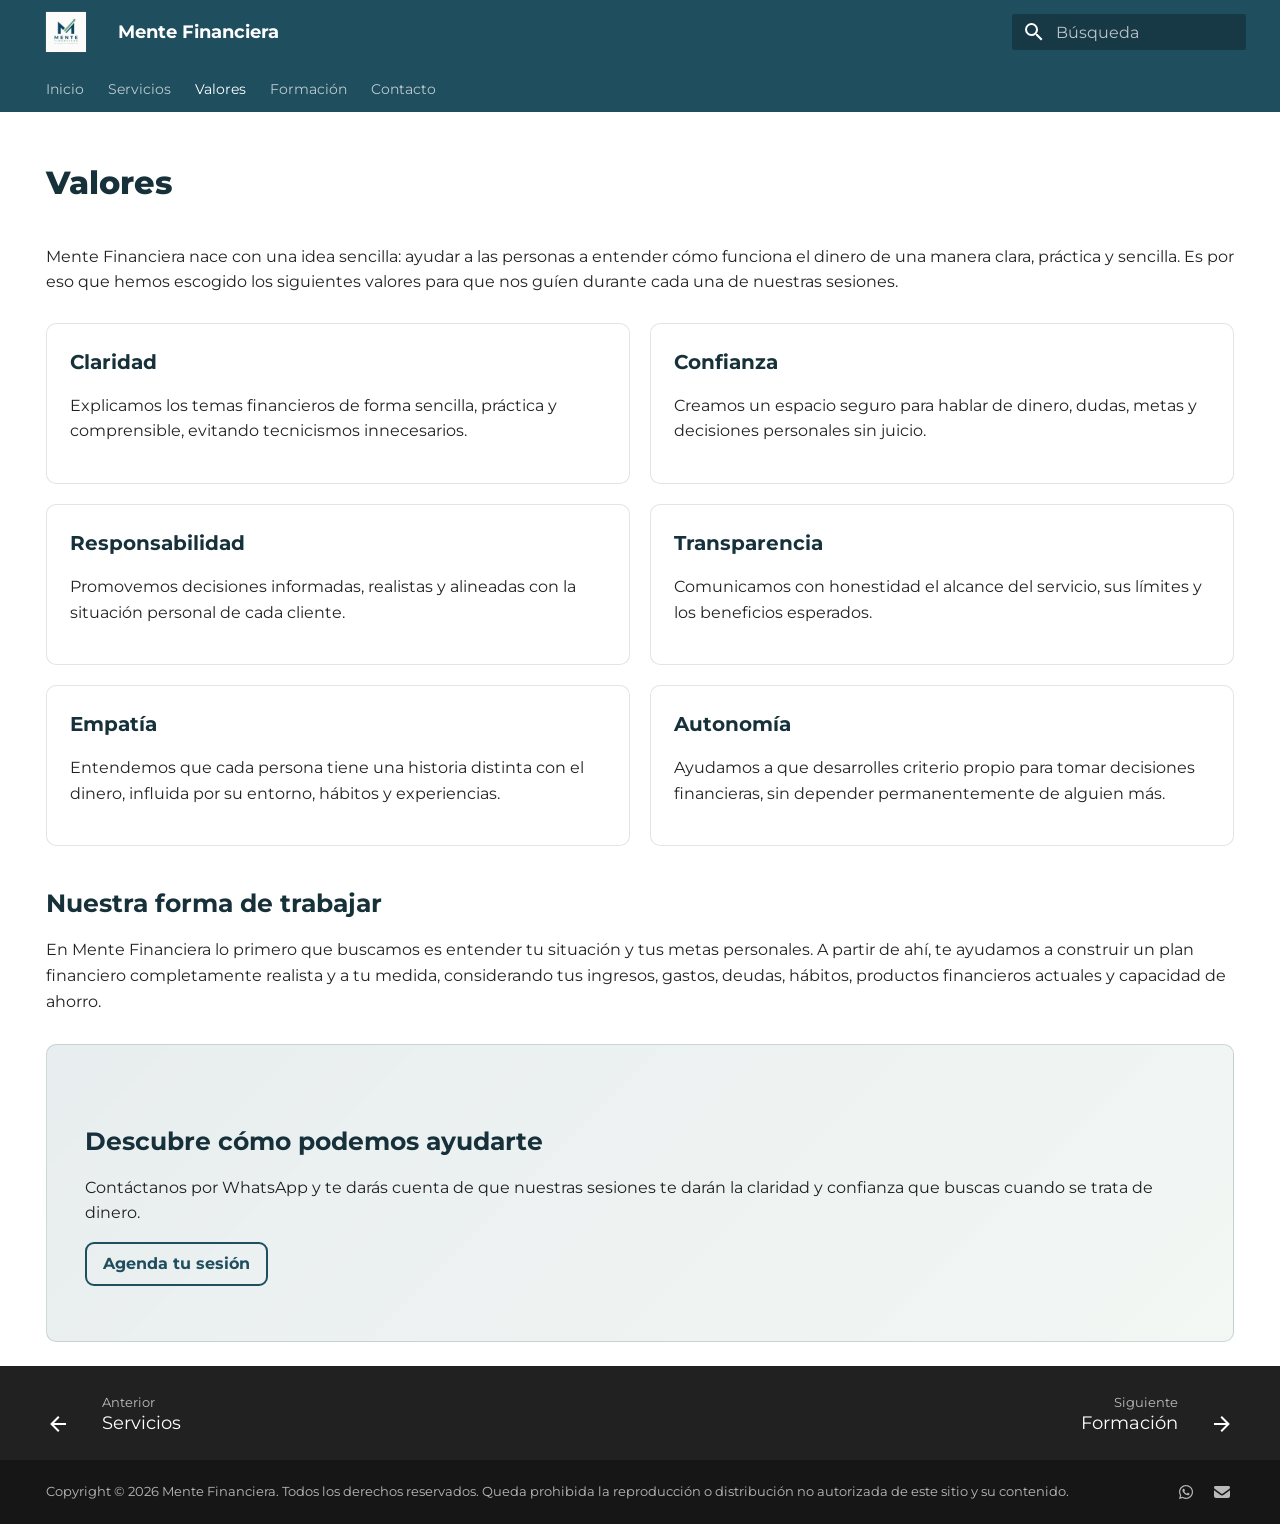
<file: valores/index.html>
<!doctype html>
<html lang="es" class="no-js">
  <head>
    
      <meta charset="utf-8">
      <meta name="viewport" content="width=device-width,initial-scale=1">
      
        <meta name="description" content="Sesión personalizada sobre finanzas personales para jóvenes en México que quieren ordenar su dinero, ahorrar e invertir con mayor criterio.">
      
      
        <meta name="author" content="Mente Financiera">
      
      
        <link rel="canonical" href="https://mente-financiera.github.io/valores/">
      
      
        <link rel="prev" href="../servicios/">
      
      
        <link rel="next" href="../formacion/">
      
      
        
      
      
      <link rel="icon" href="../assets/Dolar.ico">
      <meta name="generator" content="mkdocs-1.6.1, mkdocs-material-9.7.7">
    
    
      
        <title>Valores - Mente Financiera</title>
      
    
    
      <link rel="stylesheet" href="../assets/stylesheets/main.ec1eaa64.min.css">
      
        
        <link rel="stylesheet" href="../assets/stylesheets/palette.ab4e12ef.min.css">
      
      


    
    
      
    
    
      
        
        
        <link rel="preconnect" href="https://fonts.gstatic.com" crossorigin>
        <link rel="stylesheet" href="https://fonts.googleapis.com/css?family=Montserrat:300,300i,400,400i,700,700i%7CRed+Hat+Mono:400,400i,700,700i&display=fallback">
        <style>:root{--md-text-font:"Montserrat";--md-code-font:"Red Hat Mono"}</style>
      
    
    
      <link rel="stylesheet" href="../extra.css?v=20260714-2">
    
    <script>__md_scope=new URL("..",location),__md_hash=e=>[...e].reduce(((e,_)=>(e<<5)-e+_.charCodeAt(0)),0),__md_get=(e,_=localStorage,t=__md_scope)=>JSON.parse(_.getItem(t.pathname+"."+e)),__md_set=(e,_,t=localStorage,a=__md_scope)=>{try{t.setItem(a.pathname+"."+e,JSON.stringify(_))}catch(e){}}</script>
    
      

    
    
  </head>
  
  
    
    
    
    
    
    <body dir="ltr" data-md-color-scheme="default" data-md-color-primary="custom" data-md-color-accent="custom">
  
    
    <input class="md-toggle" data-md-toggle="drawer" type="checkbox" id="__drawer" autocomplete="off">
    <input class="md-toggle" data-md-toggle="search" type="checkbox" id="__search" autocomplete="off">
    <label class="md-overlay" for="__drawer"></label>
    <div data-md-component="skip">
      
        
        <a href="#valores" class="md-skip">
          Saltar a contenido
        </a>
      
    </div>
    <div data-md-component="announce">
      
    </div>
    
    
      

<header class="md-header" data-md-component="header">
  <nav class="md-header__inner md-grid" aria-label="Cabecera">
    <a href=".." title="Mente Financiera" class="md-header__button md-logo" aria-label="Mente Financiera" data-md-component="logo">
      
  <img src="../assets/Logo.png" alt="logo">

    </a>
    <label class="md-header__button md-icon" for="__drawer">
      
      <svg xmlns="http://www.w3.org/2000/svg" viewBox="0 0 24 24"><path d="M3 6h18v2H3zm0 5h18v2H3zm0 5h18v2H3z"/></svg>
    </label>
    <div class="md-header__title" data-md-component="header-title">
      <div class="md-header__ellipsis">
        <div class="md-header__topic">
          <span class="md-ellipsis">
            Mente Financiera
          </span>
        </div>
        <div class="md-header__topic" data-md-component="header-topic">
          <span class="md-ellipsis">
            
              Valores
            
          </span>
        </div>
      </div>
    </div>
    
      
    
    
    
    
      
      
        <label class="md-header__button md-icon" for="__search">
          
          <svg xmlns="http://www.w3.org/2000/svg" viewBox="0 0 24 24"><path d="M9.5 3A6.5 6.5 0 0 1 16 9.5c0 1.61-.59 3.09-1.56 4.23l.27.27h.79l5 5-1.5 1.5-5-5v-.79l-.27-.27A6.52 6.52 0 0 1 9.5 16 6.5 6.5 0 0 1 3 9.5 6.5 6.5 0 0 1 9.5 3m0 2C7 5 5 7 5 9.5S7 14 9.5 14 14 12 14 9.5 12 5 9.5 5"/></svg>
        </label>
        <div class="md-search" data-md-component="search" role="dialog">
  <label class="md-search__overlay" for="__search"></label>
  <div class="md-search__inner" role="search">
    <form class="md-search__form" name="search">
      <input type="text" class="md-search__input" name="query" aria-label="Búsqueda" placeholder="Búsqueda" autocapitalize="off" autocorrect="off" autocomplete="off" spellcheck="false" data-md-component="search-query" required>
      <label class="md-search__icon md-icon" for="__search">
        
        <svg xmlns="http://www.w3.org/2000/svg" viewBox="0 0 24 24"><path d="M9.5 3A6.5 6.5 0 0 1 16 9.5c0 1.61-.59 3.09-1.56 4.23l.27.27h.79l5 5-1.5 1.5-5-5v-.79l-.27-.27A6.52 6.52 0 0 1 9.5 16 6.5 6.5 0 0 1 3 9.5 6.5 6.5 0 0 1 9.5 3m0 2C7 5 5 7 5 9.5S7 14 9.5 14 14 12 14 9.5 12 5 9.5 5"/></svg>
        
        <svg xmlns="http://www.w3.org/2000/svg" viewBox="0 0 24 24"><path d="M20 11v2H8l5.5 5.5-1.42 1.42L4.16 12l7.92-7.92L13.5 5.5 8 11z"/></svg>
      </label>
      <nav class="md-search__options" aria-label="Buscar">
        
        <button type="reset" class="md-search__icon md-icon" title="Limpiar" aria-label="Limpiar" tabindex="-1">
          
          <svg xmlns="http://www.w3.org/2000/svg" viewBox="0 0 24 24"><path d="M19 6.41 17.59 5 12 10.59 6.41 5 5 6.41 10.59 12 5 17.59 6.41 19 12 13.41 17.59 19 19 17.59 13.41 12z"/></svg>
        </button>
      </nav>
      
        <div class="md-search__suggest" data-md-component="search-suggest"></div>
      
    </form>
    <div class="md-search__output">
      <div class="md-search__scrollwrap" tabindex="0" data-md-scrollfix>
        <div class="md-search-result" data-md-component="search-result">
          <div class="md-search-result__meta">
            Inicializando búsqueda
          </div>
          <ol class="md-search-result__list" role="presentation"></ol>
        </div>
      </div>
    </div>
  </div>
</div>
      
    
    
  </nav>
  
</header>
    
    <div class="md-container" data-md-component="container">
      
      
        
          
            
<nav class="md-tabs" aria-label="Pestañas" data-md-component="tabs">
  <div class="md-grid">
    <ul class="md-tabs__list">
      
        
  
  
  
  
    <li class="md-tabs__item">
      <a href=".." class="md-tabs__link">
        
  
  
    
  
  Inicio

      </a>
    </li>
  

      
        
  
  
  
  
    <li class="md-tabs__item">
      <a href="../servicios/" class="md-tabs__link">
        
  
  
    
  
  Servicios

      </a>
    </li>
  

      
        
  
  
  
    
  
  
    <li class="md-tabs__item md-tabs__item--active">
      <a href="./" class="md-tabs__link">
        
  
  
    
  
  Valores

      </a>
    </li>
  

      
        
  
  
  
  
    <li class="md-tabs__item">
      <a href="../formacion/" class="md-tabs__link">
        
  
  
    
  
  Formación

      </a>
    </li>
  

      
        
  
  
  
  
    <li class="md-tabs__item">
      <a href="../contacto/" class="md-tabs__link">
        
  
  
    
  
  Contacto

      </a>
    </li>
  

      
    </ul>
  </div>
</nav>
          
        
      
      <main class="md-main" data-md-component="main">
        <div class="md-main__inner md-grid">
          
            
              
                
              
              <div class="md-sidebar md-sidebar--primary" data-md-component="sidebar" data-md-type="navigation" hidden>
                <div class="md-sidebar__scrollwrap">
                  <div class="md-sidebar__inner">
                    


  


<nav class="md-nav md-nav--primary md-nav--lifted" aria-label="Navegación" data-md-level="0">
  <label class="md-nav__title" for="__drawer">
    <a href=".." title="Mente Financiera" class="md-nav__button md-logo" aria-label="Mente Financiera" data-md-component="logo">
      
  <img src="../assets/Logo.png" alt="logo">

    </a>
    Mente Financiera
  </label>
  
  <ul class="md-nav__list" data-md-scrollfix>
    
      
      
  
  
  
  
    <li class="md-nav__item">
      <a href=".." class="md-nav__link">
        
  
  
  <span class="md-ellipsis">
    
  
    Inicio
  

    
  </span>
  
  

      </a>
    </li>
  

    
      
      
  
  
  
  
    <li class="md-nav__item">
      <a href="../servicios/" class="md-nav__link">
        
  
  
  <span class="md-ellipsis">
    
  
    Servicios
  

    
  </span>
  
  

      </a>
    </li>
  

    
      
      
  
  
    
  
  
  
    <li class="md-nav__item md-nav__item--active">
      
      <input class="md-nav__toggle md-toggle" type="checkbox" id="__toc">
      
      
        
      
      
        <label class="md-nav__link md-nav__link--active" for="__toc">
          
  
  
  <span class="md-ellipsis">
    
  
    Valores
  

    
  </span>
  
  

          <span class="md-nav__icon md-icon"></span>
        </label>
      
      <a href="./" class="md-nav__link md-nav__link--active">
        
  
  
  <span class="md-ellipsis">
    
  
    Valores
  

    
  </span>
  
  

      </a>
      
        

<nav class="md-nav md-nav--secondary" aria-label="Tabla de contenidos">
  
  
  
    
  
  
    <label class="md-nav__title" for="__toc">
      <span class="md-nav__icon md-icon"></span>
      Tabla de contenidos
    </label>
    <ul class="md-nav__list" data-md-component="toc" data-md-scrollfix>
      
        <li class="md-nav__item">
  <a href="#claridad" class="md-nav__link">
    <span class="md-ellipsis">
      
        Claridad
      
    </span>
  </a>
  
</li>
      
        <li class="md-nav__item">
  <a href="#confianza" class="md-nav__link">
    <span class="md-ellipsis">
      
        Confianza
      
    </span>
  </a>
  
</li>
      
        <li class="md-nav__item">
  <a href="#responsabilidad" class="md-nav__link">
    <span class="md-ellipsis">
      
        Responsabilidad
      
    </span>
  </a>
  
</li>
      
        <li class="md-nav__item">
  <a href="#transparencia" class="md-nav__link">
    <span class="md-ellipsis">
      
        Transparencia
      
    </span>
  </a>
  
</li>
      
        <li class="md-nav__item">
  <a href="#empatia" class="md-nav__link">
    <span class="md-ellipsis">
      
        Empatía
      
    </span>
  </a>
  
</li>
      
        <li class="md-nav__item">
  <a href="#autonomia" class="md-nav__link">
    <span class="md-ellipsis">
      
        Autonomía
      
    </span>
  </a>
  
</li>
      
        <li class="md-nav__item">
  <a href="#nuestra-forma-de-trabajar" class="md-nav__link">
    <span class="md-ellipsis">
      
        Nuestra forma de trabajar
      
    </span>
  </a>
  
</li>
      
        <li class="md-nav__item">
  <a href="#descubre-como-podemos-ayudarte" class="md-nav__link">
    <span class="md-ellipsis">
      
        Descubre cómo podemos ayudarte
      
    </span>
  </a>
  
</li>
      
    </ul>
  
</nav>
      
    </li>
  

    
      
      
  
  
  
  
    <li class="md-nav__item">
      <a href="../formacion/" class="md-nav__link">
        
  
  
  <span class="md-ellipsis">
    
  
    Formación
  

    
  </span>
  
  

      </a>
    </li>
  

    
      
      
  
  
  
  
    <li class="md-nav__item">
      <a href="../contacto/" class="md-nav__link">
        
  
  
  <span class="md-ellipsis">
    
  
    Contacto
  

    
  </span>
  
  

      </a>
    </li>
  

    
  </ul>
</nav>
                  </div>
                </div>
              </div>
            
            
              
                
              
              <div class="md-sidebar md-sidebar--secondary" data-md-component="sidebar" data-md-type="toc" hidden>
                <div class="md-sidebar__scrollwrap">
                  <div class="md-sidebar__inner">
                    

<nav class="md-nav md-nav--secondary" aria-label="Tabla de contenidos">
  
  
  
    
  
  
    <label class="md-nav__title" for="__toc">
      <span class="md-nav__icon md-icon"></span>
      Tabla de contenidos
    </label>
    <ul class="md-nav__list" data-md-component="toc" data-md-scrollfix>
      
        <li class="md-nav__item">
  <a href="#claridad" class="md-nav__link">
    <span class="md-ellipsis">
      
        Claridad
      
    </span>
  </a>
  
</li>
      
        <li class="md-nav__item">
  <a href="#confianza" class="md-nav__link">
    <span class="md-ellipsis">
      
        Confianza
      
    </span>
  </a>
  
</li>
      
        <li class="md-nav__item">
  <a href="#responsabilidad" class="md-nav__link">
    <span class="md-ellipsis">
      
        Responsabilidad
      
    </span>
  </a>
  
</li>
      
        <li class="md-nav__item">
  <a href="#transparencia" class="md-nav__link">
    <span class="md-ellipsis">
      
        Transparencia
      
    </span>
  </a>
  
</li>
      
        <li class="md-nav__item">
  <a href="#empatia" class="md-nav__link">
    <span class="md-ellipsis">
      
        Empatía
      
    </span>
  </a>
  
</li>
      
        <li class="md-nav__item">
  <a href="#autonomia" class="md-nav__link">
    <span class="md-ellipsis">
      
        Autonomía
      
    </span>
  </a>
  
</li>
      
        <li class="md-nav__item">
  <a href="#nuestra-forma-de-trabajar" class="md-nav__link">
    <span class="md-ellipsis">
      
        Nuestra forma de trabajar
      
    </span>
  </a>
  
</li>
      
        <li class="md-nav__item">
  <a href="#descubre-como-podemos-ayudarte" class="md-nav__link">
    <span class="md-ellipsis">
      
        Descubre cómo podemos ayudarte
      
    </span>
  </a>
  
</li>
      
    </ul>
  
</nav>
                  </div>
                </div>
              </div>
            
          
          
            <div class="md-content" data-md-component="content">
              
              <article class="md-content__inner md-typeset">
                
                  
  




<!-- markdownlint-disable MD033 MD041 -->

<h1 id="valores">Valores</h1>
<p>Mente Financiera nace con una idea sencilla: ayudar a las personas a entender cómo funciona el dinero de una manera clara, práctica y sencilla. Es por eso que hemos escogido los siguientes valores para que nos guíen durante cada una de nuestras sesiones.</p>
<div class="mf-grid mf-grid--three">
<article class="mf-card">
<h3 id="claridad"><strong>Claridad</strong></h3>
<p>Explicamos los temas financieros de forma sencilla, práctica y comprensible, evitando tecnicismos innecesarios.</p>
</article>
<article class="mf-card">
<h3 id="confianza"><strong>Confianza</strong></h3>
<p>Creamos un espacio seguro para hablar de dinero, dudas, metas y decisiones personales sin juicio.</p>
</article>
<article class="mf-card">
<h3 id="responsabilidad"><strong>Responsabilidad</strong></h3>
<p>Promovemos decisiones informadas, realistas y alineadas con la situación personal de cada cliente.</p>
</article>
<article class="mf-card">
<h3 id="transparencia"><strong>Transparencia</strong></h3>
<p>Comunicamos con honestidad el alcance del servicio, sus límites y los beneficios esperados.</p>
</article>
<article class="mf-card">
<h3 id="empatia"><strong>Empatía</strong></h3>
<p>Entendemos que cada persona tiene una historia distinta con el dinero, influida por su entorno, hábitos y experiencias.</p>
</article>
<article class="mf-card">
<h3 id="autonomia"><strong>Autonomía</strong></h3>
<p>Ayudamos a que desarrolles criterio propio para tomar decisiones financieras, sin depender permanentemente de alguien más.</p>
</article>
</div>
<h2 id="nuestra-forma-de-trabajar"><strong>Nuestra forma de trabajar</strong></h2>
<p>En Mente Financiera lo primero que buscamos es entender tu situación y tus metas personales. A partir de ahí, te ayudamos a construir un plan financiero completamente realista y a tu medida, considerando tus ingresos, gastos, deudas, hábitos, productos financieros actuales y capacidad de ahorro.</p>
<div class="mf-callout">
<h2 id="descubre-como-podemos-ayudarte"><strong>Descubre cómo podemos ayudarte</strong></h2>
<p>Contáctanos por WhatsApp y te darás cuenta de que nuestras sesiones te darán la claridad y confianza que buscas cuando se trata de dinero.</p>
<p><a class="md-button" href="https://wa.me/528123905425?text=Hola%2C%20quiero%20agendar%20mi%20sesion%20sobre%20finanzas.">Agenda tu sesión</a></p>
</div>







  
  




  



                
              </article>
            </div>
          
          
<script>var target=document.getElementById(location.hash.slice(1));target&&target.name&&(target.checked=target.name.startsWith("__tabbed_"))</script>
        </div>
        
          <button type="button" class="md-top md-icon" data-md-component="top" hidden>
  
  <svg xmlns="http://www.w3.org/2000/svg" viewBox="0 0 24 24"><path d="M13 20h-2V8l-5.5 5.5-1.42-1.42L12 4.16l7.92 7.92-1.42 1.42L13 8z"/></svg>
  Volver al principio
</button>
        
      </main>
      
        <footer class="md-footer">
  
    
      
        
      
      <nav class="md-footer__inner md-grid" aria-label="Pie" >
        
          
          <a href="../servicios/" class="md-footer__link md-footer__link--prev" aria-label="Anterior: Servicios">
            <div class="md-footer__button md-icon">
              
              <svg xmlns="http://www.w3.org/2000/svg" viewBox="0 0 24 24"><path d="M20 11v2H8l5.5 5.5-1.42 1.42L4.16 12l7.92-7.92L13.5 5.5 8 11z"/></svg>
            </div>
            <div class="md-footer__title">
              <span class="md-footer__direction">
                Anterior
              </span>
              <div class="md-ellipsis">
                Servicios
              </div>
            </div>
          </a>
        
        
          
          <a href="../formacion/" class="md-footer__link md-footer__link--next" aria-label="Siguiente: Formación">
            <div class="md-footer__title">
              <span class="md-footer__direction">
                Siguiente
              </span>
              <div class="md-ellipsis">
                Formación
              </div>
            </div>
            <div class="md-footer__button md-icon">
              
              <svg xmlns="http://www.w3.org/2000/svg" viewBox="0 0 24 24"><path d="M4 11v2h12l-5.5 5.5 1.42 1.42L19.84 12l-7.92-7.92L10.5 5.5 16 11z"/></svg>
            </div>
          </a>
        
      </nav>
    
  
  <div class="md-footer-meta md-typeset">
    <div class="md-footer-meta__inner md-grid">
      <div class="md-copyright">
  
    <div class="md-copyright__highlight">
      Copyright &copy; 2026 Mente Financiera. Todos los derechos reservados. Queda prohibida la reproducción o distribución no autorizada de este sitio y su contenido.
    </div>
  
  
</div>
      
        
<div class="md-social">
  
    
    
    
    
    <a href="https://wa.me/528123905425?text=Hola%2C%20quiero%20agendar%20mi%20sesion%20Dinero%20a%20Futuro." target="_blank" rel="noopener" title="Agendar por WhatsApp" class="md-social__link">
      <svg xmlns="http://www.w3.org/2000/svg" viewBox="0 0 448 512"><!--! Font Awesome Free 7.1.0 by @fontawesome - https://fontawesome.com License - https://fontawesome.com/license/free (Icons: CC BY 4.0, Fonts: SIL OFL 1.1, Code: MIT License) Copyright 2025 Fonticons, Inc.--><path d="M380.9 97.1C339 55.1 283.2 32 223.9 32c-122.4 0-222 99.6-222 222 0 39.1 10.2 77.3 29.6 111L0 480l117.7-30.9c32.4 17.7 68.9 27 106.1 27h.1c122.3 0 224.1-99.6 224.1-222 0-59.3-25.2-115-67.1-157m-157 341.6c-33.2 0-65.7-8.9-94-25.7l-6.7-4-69.8 18.3L72 359.2l-4.4-7c-18.5-29.4-28.2-63.3-28.2-98.2 0-101.7 82.8-184.5 184.6-184.5 49.3 0 95.6 19.2 130.4 54.1s56.2 81.2 56.1 130.5c0 101.8-84.9 184.6-186.6 184.6m101.2-138.2c-5.5-2.8-32.8-16.2-37.9-18-5.1-1.9-8.8-2.8-12.5 2.8s-14.3 18-17.6 21.8c-3.2 3.7-6.5 4.2-12 1.4-32.6-16.3-54-29.1-75.5-66-5.7-9.8 5.7-9.1 16.3-30.3 1.8-3.7.9-6.9-.5-9.7s-12.5-30.1-17.1-41.2c-4.5-10.8-9.1-9.3-12.5-9.5-3.2-.2-6.9-.2-10.6-.2s-9.7 1.4-14.8 6.9c-5.1 5.6-19.4 19-19.4 46.3s19.9 53.7 22.6 57.4c2.8 3.7 39.1 59.7 94.8 83.8 35.2 15.2 49 16.5 66.6 13.9 10.7-1.6 32.8-13.4 37.4-26.4s4.6-24.1 3.2-26.4c-1.3-2.5-5-3.9-10.5-6.6"/></svg>
    </a>
  
    
    
    
    
    <a href="mailto:somos.mente.financiera@gmail.com" target="_blank" rel="noopener" title="Escribir por correo" class="md-social__link">
      <svg xmlns="http://www.w3.org/2000/svg" viewBox="0 0 512 512"><!--! Font Awesome Free 7.1.0 by @fontawesome - https://fontawesome.com License - https://fontawesome.com/license/free (Icons: CC BY 4.0, Fonts: SIL OFL 1.1, Code: MIT License) Copyright 2025 Fonticons, Inc.--><path d="M48 64C21.5 64 0 85.5 0 112c0 15.1 7.1 29.3 19.2 38.4l208 156a48 48 0 0 0 57.6 0l208-156c12.1-9.1 19.2-23.3 19.2-38.4 0-26.5-21.5-48-48-48zM0 196v188c0 35.3 28.7 64 64 64h384c35.3 0 64-28.7 64-64V196L313.6 344.8c-34.1 25.6-81.1 25.6-115.2 0z"/></svg>
    </a>
  
</div>
      
    </div>
  </div>
</footer>
      
    </div>
    <div class="md-dialog" data-md-component="dialog">
      <div class="md-dialog__inner md-typeset"></div>
    </div>
    
    
    
      
      
      <script id="__config" type="application/json">{"annotate": null, "base": "..", "features": ["navigation.tabs", "navigation.sections", "navigation.top", "navigation.footer", "toc.follow", "search.suggest", "search.highlight"], "search": "../assets/javascripts/workers/search.2c215733.min.js", "tags": null, "translations": {"clipboard.copied": "Copiado al portapapeles", "clipboard.copy": "Copiar al portapapeles", "search.result.more.one": "1 m\u00e1s en esta p\u00e1gina", "search.result.more.other": "# m\u00e1s en esta p\u00e1gina", "search.result.none": "No se encontraron documentos", "search.result.one": "1 documento encontrado", "search.result.other": "# documentos encontrados", "search.result.placeholder": "Teclee para comenzar b\u00fasqueda", "search.result.term.missing": "Falta", "select.version": "Seleccionar versi\u00f3n"}, "version": null}</script>
    
    
      <script src="../assets/javascripts/bundle.d7400e89.min.js"></script>
      
    
  </body>
</html>
</file>
<file: extra.css>
:root {
  --mf-petrol: #1f4e5f;
  --mf-green: #5e9c76;
  --mf-white: #ffffff;
  --mf-light: #f5f7f8;
  --mf-ink: #17313a;
  --mf-soft-line: rgba(31, 78, 95, 0.14);
  --mf-petrol-wash: rgba(31, 78, 95, 0.1);
  --mf-petrol-soft: rgba(31, 78, 95, 0.18);
  --mf-green-wash: rgba(94, 156, 118, 0.08);
  --md-primary-fg-color: var(--mf-petrol);
  --md-primary-fg-color--light: #2d6b7f;
  --md-primary-fg-color--dark: #143642;
  --md-accent-fg-color: var(--mf-petrol);
}

.md-header__button.md-logo img,
.md-header__button.md-logo svg {
  height: 2rem;
  width: 2rem;
}

.md-typeset h1,
.md-typeset h2,
.md-typeset h3 {
  color: var(--mf-ink);
  letter-spacing: 0;
}

.md-typeset h1 {
  font-weight: 800;
}

.md-typeset .md-button {
  display: inline-flex;
  align-items: center;
  justify-content: center;
  width: fit-content;
  max-width: 100%;
  min-width: 0;
  padding: 0.65em 1em;
  border-radius: 0.45rem;
  font-weight: 700;
  line-height: 1.25;
  text-align: center;
  white-space: normal;
}

.md-typeset .md-button--primary {
  background-color: var(--mf-petrol);
  border-color: var(--mf-petrol);
  color: #ffffff;
}

.mf-hero {
  display: block;
  margin: -1.5rem -1.2rem 0;
  padding: clamp(2rem, 5vw, 3.5rem) clamp(1.2rem, 5vw, 4rem);
  background:
    radial-gradient(circle at 86% 12%, var(--mf-petrol-soft), transparent 30rem),
    radial-gradient(circle at 10% 100%, var(--mf-green-wash), transparent 22rem),
    linear-gradient(135deg, rgba(245, 247, 248, 0.98), rgba(255, 255, 255, 0.86));
  border-bottom: 1px solid var(--mf-soft-line);
}

.mf-hero__content {
  max-width: 46rem;
  min-width: 0;
}

.mf-hero__content h1 {
  margin: 0.55rem 0 1rem;
  color: var(--mf-petrol);
  font-size: clamp(2rem, 4vw, 3.25rem);
  line-height: 1.05;
  overflow-wrap: normal;
  text-wrap: balance;
  word-break: normal;
}

.mf-hero__content p {
  max-width: 42rem;
  margin: 0.85rem 0;
  font-size: 1rem;
}

.mf-hero__content > p:has(.md-button) {
  display: flex;
  flex-wrap: wrap;
  align-items: flex-start;
  gap: 0.65rem;
}

.mf-hero__content > p:has(.md-button) .md-button {
  flex: 0 0 auto;
  width: max-content;
  margin: 0;
}

.mf-callout .md-button {
  width: max-content;
}

.mf-eyebrow {
  display: inline-flex;
  margin-bottom: 0.4rem;
  color: var(--mf-petrol);
  font-size: 0.78rem;
  font-weight: 800;
  letter-spacing: 0.08em;
  text-transform: uppercase;
}

.mf-hero__meta {
  display: flex;
  flex-wrap: wrap;
  gap: 0.65rem;
  margin-top: 1rem;
}

.mf-hero__meta span {
  display: inline-block;
  padding: 0.45rem 0.7rem;
  border: 1px solid var(--mf-soft-line);
  border-radius: 999px;
  background: rgba(255, 255, 255, 0.72);
  color: var(--mf-ink);
  font-size: 0.78rem;
  font-weight: 600;
}

.mf-hero__meta strong {
  font-weight: 800;
}

.mf-hero__visual {
  display: flex;
  justify-content: flex-start;
}

.mf-plan-card {
  display: grid;
  gap: 0.75rem;
  width: 100%;
  padding: 1.2rem;
  border: 1px solid var(--mf-soft-line);
  border-radius: 0.5rem;
  background: rgba(255, 255, 255, 0.72);
  box-shadow: 0 1.5rem 4rem rgba(31, 78, 95, 0.1);
}

.mf-plan-card h3 {
  margin: 0 0 0.25rem;
}

.mf-plan-card span {
  display: block;
  padding: 0.65rem 0.8rem;
  border-left: 0.25rem solid var(--mf-petrol);
  border-radius: 0.35rem;
  background: var(--mf-petrol-wash);
  color: var(--mf-ink);
  font-weight: 700;
}

.mf-section {
  margin: 0 -1.2rem;
  padding: clamp(2.5rem, 5vw, 4.5rem) clamp(1.2rem, 5vw, 4rem);
}

.mf-section--muted {
  background: var(--mf-light);
  border-block: 1px solid var(--mf-soft-line);
}

.mf-grid {
  display: grid;
  gap: 1rem;
  margin-top: 1.4rem;
}

.mf-grid--three {
  grid-template-columns: repeat(2, minmax(0, 1fr));
}

.mf-grid--four {
  grid-template-columns: repeat(2, minmax(0, 1fr));
}

.mf-card,
.mf-summary > div,
.mf-contact > div {
  padding: 1.15rem;
  border: 1px solid var(--mf-soft-line);
  border-radius: 0.5rem;
  background: var(--mf-white);
}

.mf-card h3,
.mf-summary h3,
.mf-contact h2 {
  margin-top: 0;
}

.mf-card--wide {
  max-width: 44rem;
}

.mf-steps {
  display: grid;
  gap: 1rem;
  grid-template-columns: repeat(2, minmax(0, 1fr));
  margin-top: 1.4rem;
}

.mf-steps > div {
  padding-left: 1rem;
  border-left: 0.25rem solid var(--mf-petrol);
}

.mf-callout {
  margin-top: 1.5rem;
  padding: clamp(1.2rem, 3vw, 2rem);
  border: 1px solid var(--mf-petrol-soft);
  border-radius: 0.5rem;
  background: linear-gradient(135deg, var(--mf-petrol-wash), var(--mf-green-wash));
}

.mf-summary,
.mf-contact {
  display: grid;
  grid-template-columns: repeat(3, minmax(0, 1fr));
  gap: 1rem;
  margin: 1.5rem 0 2rem;
}

.mf-contact {
  grid-template-columns: repeat(2, minmax(0, 1fr));
}

@media (max-width: 960px) {
  .mf-grid--three,
  .mf-grid--four,
  .mf-steps,
  .mf-summary,
  .mf-contact {
    grid-template-columns: 1fr;
  }

  .mf-hero__visual {
    justify-content: flex-start;
  }
}

@media (max-width: 760px) {
  .md-typeset .md-button {
    min-height: 2.35rem;
    padding: 0.55rem 0.8rem;
    font-size: 0.82rem;
  }

  .mf-hero__content > p:has(.md-button) {
    gap: 0.55rem;
  }

  .mf-grid--three,
  .mf-grid--four {
    grid-template-columns: 1fr;
  }
}
</file>
<file: assets/stylesheets/main.ec1eaa64.min.css>
@charset "UTF-8";html{-webkit-text-size-adjust:none;-moz-text-size-adjust:none;text-size-adjust:none;box-sizing:border-box}*,:after,:before{box-sizing:inherit}@media (prefers-reduced-motion){*,:after,:before{transition:none!important}}body{margin:0}a,button,input,label{-webkit-tap-highlight-color:transparent}a{color:inherit;text-decoration:none}hr{border:0;box-sizing:initial;display:block;height:.05rem;overflow:visible;padding:0}small{font-size:80%}sub,sup{line-height:1em}img{border-style:none}table{border-collapse:initial;border-spacing:0}td,th{font-weight:400;vertical-align:top}button{background:#0000;border:0;font-family:inherit;font-size:inherit;margin:0;padding:0}input{border:0;outline:none}:root{--md-primary-fg-color:#4051b5;--md-primary-fg-color--light:#5d6cc0;--md-primary-fg-color--dark:#303fa1;--md-primary-bg-color:#fff;--md-primary-bg-color--light:#ffffffb3;--md-accent-fg-color:#526cfe;--md-accent-fg-color--transparent:#526cfe1a;--md-accent-bg-color:#fff;--md-accent-bg-color--light:#ffffffb3}[data-md-color-scheme=default]{color-scheme:light}[data-md-color-scheme=default] img[src$="#gh-dark-mode-only"],[data-md-color-scheme=default] img[src$="#only-dark"]{display:none}:root,[data-md-color-scheme=default]{--md-hue:225deg;--md-default-fg-color:#000000de;--md-default-fg-color--light:#0000008a;--md-default-fg-color--lighter:#00000052;--md-default-fg-color--lightest:#00000012;--md-default-bg-color:#fff;--md-default-bg-color--light:#ffffffb3;--md-default-bg-color--lighter:#ffffff4d;--md-default-bg-color--lightest:#ffffff1f;--md-code-fg-color:#36464e;--md-code-bg-color:#f5f5f5;--md-code-bg-color--light:#f5f5f5b3;--md-code-bg-color--lighter:#f5f5f54d;--md-code-hl-color:#4287ff;--md-code-hl-color--light:#4287ff1a;--md-code-hl-number-color:#d52a2a;--md-code-hl-special-color:#db1457;--md-code-hl-function-color:#a846b9;--md-code-hl-constant-color:#6e59d9;--md-code-hl-keyword-color:#3f6ec6;--md-code-hl-string-color:#1c7d4d;--md-code-hl-name-color:var(--md-code-fg-color);--md-code-hl-operator-color:var(--md-default-fg-color--light);--md-code-hl-punctuation-color:var(--md-default-fg-color--light);--md-code-hl-comment-color:var(--md-default-fg-color--light);--md-code-hl-generic-color:var(--md-default-fg-color--light);--md-code-hl-variable-color:var(--md-default-fg-color--light);--md-typeset-color:var(--md-default-fg-color);--md-typeset-a-color:var(--md-primary-fg-color);--md-typeset-del-color:#f5503d26;--md-typeset-ins-color:#0bd57026;--md-typeset-kbd-color:#fafafa;--md-typeset-kbd-accent-color:#fff;--md-typeset-kbd-border-color:#b8b8b8;--md-typeset-mark-color:#ffff0080;--md-typeset-table-color:#0000001f;--md-typeset-table-color--light:rgba(0,0,0,.035);--md-admonition-fg-color:var(--md-default-fg-color);--md-admonition-bg-color:var(--md-default-bg-color);--md-warning-fg-color:#000000de;--md-warning-bg-color:#ff9;--md-footer-fg-color:#fff;--md-footer-fg-color--light:#ffffffb3;--md-footer-fg-color--lighter:#ffffff73;--md-footer-bg-color:#000000de;--md-footer-bg-color--dark:#00000052;--md-shadow-z1:0 0.2rem 0.5rem #0000000d,0 0 0.05rem #0000001a;--md-shadow-z2:0 0.2rem 0.5rem #0000001a,0 0 0.05rem #00000040;--md-shadow-z3:0 0.2rem 0.5rem #0003,0 0 0.05rem #00000059}.md-icon svg{fill:currentcolor;display:block;height:1.2rem;width:1.2rem}body{-webkit-font-smoothing:antialiased;-moz-osx-font-smoothing:grayscale;--md-text-font-family:var(--md-text-font,_),-apple-system,BlinkMacSystemFont,Helvetica,Arial,sans-serif;--md-code-font-family:var(--md-code-font,_),SFMono-Regular,Consolas,Menlo,monospace}aside,body,input{font-feature-settings:"kern","liga";color:var(--md-typeset-color);font-family:var(--md-text-font-family)}code,kbd,pre{font-feature-settings:"kern";font-family:var(--md-code-font-family)}:root{--md-typeset-table-sort-icon:url('data:image/svg+xml;charset=utf-8,<svg xmlns="http://www.w3.org/2000/svg" viewBox="0 0 24 24"><path d="m18 21-4-4h3V7h-3l4-4 4 4h-3v10h3M2 19v-2h10v2M2 13v-2h7v2M2 7V5h4v2z"/></svg>');--md-typeset-table-sort-icon--asc:url('data:image/svg+xml;charset=utf-8,<svg xmlns="http://www.w3.org/2000/svg" viewBox="0 0 24 24"><path d="M19 17h3l-4 4-4-4h3V3h2M2 17h10v2H2M6 5v2H2V5m0 6h7v2H2z"/></svg>');--md-typeset-table-sort-icon--desc:url('data:image/svg+xml;charset=utf-8,<svg xmlns="http://www.w3.org/2000/svg" viewBox="0 0 24 24"><path d="M19 7h3l-4-4-4 4h3v14h2M2 17h10v2H2M6 5v2H2V5m0 6h7v2H2z"/></svg>')}.md-typeset{-webkit-print-color-adjust:exact;color-adjust:exact;font-size:.8rem;line-height:1.6;overflow-wrap:break-word}@media print{.md-typeset{font-size:.68rem}}.md-typeset blockquote,.md-typeset dl,.md-typeset figure,.md-typeset ol,.md-typeset pre,.md-typeset ul{margin-bottom:1em;margin-top:1em}.md-typeset h1{color:var(--md-default-fg-color--light);font-size:2em;line-height:1.3;margin:0 0 1.25em}.md-typeset h1,.md-typeset h2{font-weight:300;letter-spacing:-.01em}.md-typeset h2{font-size:1.5625em;line-height:1.4;margin:1.6em 0 .64em}.md-typeset h3{font-size:1.25em;font-weight:400;letter-spacing:-.01em;line-height:1.5;margin:1.6em 0 .8em}.md-typeset h2+h3{margin-top:.8em}.md-typeset h4{font-weight:700;letter-spacing:-.01em;margin:1em 0}.md-typeset h5,.md-typeset h6{color:var(--md-default-fg-color--light);font-size:.8em;font-weight:700;letter-spacing:-.01em;margin:1.25em 0}.md-typeset h5{text-transform:uppercase}.md-typeset h5 code{text-transform:none}.md-typeset hr{border-bottom:.05rem solid var(--md-default-fg-color--lightest);display:flow-root;margin:1.5em 0}.md-typeset a{color:var(--md-typeset-a-color);word-break:break-word}.md-typeset a,.md-typeset a:before{transition:color 125ms}.md-typeset a:focus,.md-typeset a:hover{color:var(--md-accent-fg-color)}.md-typeset a:focus code,.md-typeset a:hover code{background-color:var(--md-accent-fg-color--transparent);color:var(--md-accent-fg-color)}.md-typeset a code{color:var(--md-typeset-a-color)}.md-typeset a.focus-visible{outline-color:var(--md-accent-fg-color);outline-offset:.2rem}.md-typeset code,.md-typeset kbd,.md-typeset pre{color:var(--md-code-fg-color);direction:ltr;font-variant-ligatures:none;transition:background-color 125ms}@media print{.md-typeset code,.md-typeset kbd,.md-typeset pre{white-space:pre-wrap}}.md-typeset code{background-color:var(--md-code-bg-color);border-radius:.1rem;-webkit-box-decoration-break:clone;box-decoration-break:clone;font-size:.85em;padding:0 .2941176471em;transition:color 125ms,background-color 125ms;word-break:break-word}.md-typeset code:not(.focus-visible){-webkit-tap-highlight-color:transparent;outline:none}.md-typeset pre{display:flow-root;line-height:1.4;position:relative}.md-typeset pre>code{-webkit-box-decoration-break:slice;box-decoration-break:slice;box-shadow:none;display:block;margin:0;outline-color:var(--md-accent-fg-color);overflow:auto;padding:.7720588235em 1.1764705882em;scrollbar-color:var(--md-default-fg-color--lighter) #0000;scrollbar-width:thin;touch-action:auto;word-break:normal}.md-typeset pre>code:hover{scrollbar-color:var(--md-accent-fg-color) #0000}.md-typeset pre>code::-webkit-scrollbar{height:.2rem;width:.2rem}.md-typeset pre>code::-webkit-scrollbar-thumb{background-color:var(--md-default-fg-color--lighter)}.md-typeset pre>code::-webkit-scrollbar-thumb:hover{background-color:var(--md-accent-fg-color)}.md-typeset kbd{background-color:var(--md-typeset-kbd-color);border-radius:.1rem;box-shadow:0 .1rem 0 .05rem var(--md-typeset-kbd-border-color),0 .1rem 0 var(--md-typeset-kbd-border-color),0 -.1rem .2rem var(--md-typeset-kbd-accent-color) inset;color:var(--md-default-fg-color);display:inline-block;font-size:.75em;padding:0 .6666666667em;vertical-align:text-top;word-break:break-word}.md-typeset mark{background-color:var(--md-typeset-mark-color);-webkit-box-decoration-break:clone;box-decoration-break:clone;color:inherit;word-break:break-word}.md-typeset abbr{cursor:help;text-decoration:none}.md-typeset [data-preview],.md-typeset abbr{border-bottom:.05rem dotted var(--md-default-fg-color--light)}.md-typeset small{opacity:.75}[dir=ltr] .md-typeset sub,[dir=ltr] .md-typeset sup{margin-left:.078125em}[dir=rtl] .md-typeset sub,[dir=rtl] .md-typeset sup{margin-right:.078125em}[dir=ltr] .md-typeset blockquote{padding-left:.6rem}[dir=rtl] .md-typeset blockquote{padding-right:.6rem}[dir=ltr] .md-typeset blockquote{border-left:.2rem solid var(--md-default-fg-color--lighter)}[dir=rtl] .md-typeset blockquote{border-right:.2rem solid var(--md-default-fg-color--lighter)}.md-typeset blockquote{color:var(--md-default-fg-color--light);margin-left:0;margin-right:0}.md-typeset ul{list-style-type:disc}.md-typeset ul[type]{list-style-type:revert-layer}[dir=ltr] .md-typeset ol,[dir=ltr] .md-typeset ul{margin-left:.625em}[dir=rtl] .md-typeset ol,[dir=rtl] .md-typeset ul{margin-right:.625em}.md-typeset ol,.md-typeset ul{padding:0}.md-typeset ol:not([hidden]),.md-typeset ul:not([hidden]){display:flow-root}.md-typeset ol ol,.md-typeset ul ol{list-style-type:lower-alpha}.md-typeset ol ol ol,.md-typeset ul ol ol{list-style-type:lower-roman}.md-typeset ol ol ol ol,.md-typeset ul ol ol ol{list-style-type:upper-alpha}.md-typeset ol ol ol ol ol,.md-typeset ul ol ol ol ol{list-style-type:upper-roman}.md-typeset ol[type],.md-typeset ul[type]{list-style-type:revert-layer}[dir=ltr] .md-typeset ol li,[dir=ltr] .md-typeset ul li{margin-left:1.25em}[dir=rtl] .md-typeset ol li,[dir=rtl] .md-typeset ul li{margin-right:1.25em}.md-typeset ol li,.md-typeset ul li{margin-bottom:.5em}.md-typeset ol li blockquote,.md-typeset ol li p,.md-typeset ul li blockquote,.md-typeset ul li p{margin:.5em 0}.md-typeset ol li:last-child,.md-typeset ul li:last-child{margin-bottom:0}[dir=ltr] .md-typeset ol li ol,[dir=ltr] .md-typeset ol li ul,[dir=ltr] .md-typeset ul li ol,[dir=ltr] .md-typeset ul li ul{margin-left:.625em}[dir=rtl] .md-typeset ol li ol,[dir=rtl] .md-typeset ol li ul,[dir=rtl] .md-typeset ul li ol,[dir=rtl] .md-typeset ul li ul{margin-right:.625em}.md-typeset ol li ol,.md-typeset ol li ul,.md-typeset ul li ol,.md-typeset ul li ul{margin-bottom:.5em;margin-top:.5em}[dir=ltr] .md-typeset dd{margin-left:1.875em}[dir=rtl] .md-typeset dd{margin-right:1.875em}.md-typeset dd{margin-bottom:1.5em;margin-top:1em}.md-typeset img,.md-typeset svg,.md-typeset video{height:auto;max-width:100%}.md-typeset img[align=left]{margin:1em 1em 1em 0}.md-typeset img[align=right]{margin:1em 0 1em 1em}.md-typeset img[align]:only-child{margin-top:0}.md-typeset figure{display:flow-root;margin:1em auto;max-width:100%;text-align:center;width:fit-content}.md-typeset figure img{display:block;margin:0 auto}.md-typeset figcaption{font-style:italic;margin:1em auto;max-width:24rem}.md-typeset iframe{max-width:100%}.md-typeset table:not([class]){background-color:var(--md-default-bg-color);border:.05rem solid var(--md-typeset-table-color);border-radius:.1rem;display:inline-block;font-size:.64rem;max-width:100%;overflow:auto;touch-action:auto}@media print{.md-typeset table:not([class]){display:table}}.md-typeset table:not([class])+*{margin-top:1.5em}.md-typeset table:not([class]) td>:first-child,.md-typeset table:not([class]) th>:first-child{margin-top:0}.md-typeset table:not([class]) td>:last-child,.md-typeset table:not([class]) th>:last-child{margin-bottom:0}.md-typeset table:not([class]) td:not([align]),.md-typeset table:not([class]) th:not([align]){text-align:left}[dir=rtl] .md-typeset table:not([class]) td:not([align]),[dir=rtl] .md-typeset table:not([class]) th:not([align]){text-align:right}.md-typeset table:not([class]) th{font-weight:700;min-width:5rem;padding:.9375em 1.25em;vertical-align:top}.md-typeset table:not([class]) td{border-top:.05rem solid var(--md-typeset-table-color);padding:.9375em 1.25em;vertical-align:top}.md-typeset table:not([class]) tbody tr{transition:background-color 125ms}.md-typeset table:not([class]) tbody tr:hover{background-color:var(--md-typeset-table-color--light);box-shadow:0 .05rem 0 var(--md-default-bg-color) inset}.md-typeset table:not([class]) a{word-break:normal}.md-typeset table th[role=columnheader]{cursor:pointer}[dir=ltr] .md-typeset table th[role=columnheader]:after{margin-left:.5em}[dir=rtl] .md-typeset table th[role=columnheader]:after{margin-right:.5em}.md-typeset table th[role=columnheader]:after{content:"";display:inline-block;height:1.2em;-webkit-mask-image:var(--md-typeset-table-sort-icon);mask-image:var(--md-typeset-table-sort-icon);-webkit-mask-repeat:no-repeat;mask-repeat:no-repeat;-webkit-mask-size:contain;mask-size:contain;transition:background-color 125ms;vertical-align:text-bottom;width:1.2em}.md-typeset table th[role=columnheader]:hover:after{background-color:var(--md-default-fg-color--lighter)}.md-typeset table th[role=columnheader][aria-sort=ascending]:after{background-color:var(--md-default-fg-color--light);-webkit-mask-image:var(--md-typeset-table-sort-icon--asc);mask-image:var(--md-typeset-table-sort-icon--asc)}.md-typeset table th[role=columnheader][aria-sort=descending]:after{background-color:var(--md-default-fg-color--light);-webkit-mask-image:var(--md-typeset-table-sort-icon--desc);mask-image:var(--md-typeset-table-sort-icon--desc)}.md-typeset__scrollwrap{margin:1em -.8rem;overflow-x:auto;touch-action:auto}.md-typeset__table{display:inline-block;margin-bottom:.5em;padding:0 .8rem}@media print{.md-typeset__table{display:block}}html .md-typeset__table table{display:table;margin:0;overflow:hidden;width:100%}@media screen and (max-width:44.984375em){.md-content__inner>pre{margin:1em -.8rem}.md-content__inner>pre code{border-radius:0}}.md-typeset .md-author{border-radius:100%;display:block;flex-shrink:0;height:1.6rem;overflow:hidden;position:relative;transition:color 125ms,transform 125ms;width:1.6rem}.md-typeset .md-author img{display:block}.md-typeset .md-author--more{background:var(--md-default-fg-color--lightest);color:var(--md-default-fg-color--lighter);font-size:.6rem;font-weight:700;line-height:1.6rem;text-align:center}.md-typeset .md-author--long{height:2.4rem;width:2.4rem}.md-typeset a.md-author{transform:scale(1)}.md-typeset a.md-author img{border-radius:100%;filter:grayscale(100%) opacity(75%);transition:filter 125ms}.md-typeset a.md-author:focus,.md-typeset a.md-author:hover{transform:scale(1.1);z-index:1}.md-typeset a.md-author:focus img,.md-typeset a.md-author:hover img{filter:grayscale(0)}.md-banner{background-color:var(--md-footer-bg-color);color:var(--md-footer-fg-color);overflow:auto}@media print{.md-banner{display:none}}.md-banner--warning{background-color:var(--md-warning-bg-color);color:var(--md-warning-fg-color)}.md-banner__inner{font-size:.7rem;margin:.6rem auto;padding:0 .8rem}[dir=ltr] .md-banner__button{float:right}[dir=rtl] .md-banner__button{float:left}.md-banner__button{color:inherit;cursor:pointer;transition:opacity .25s}.no-js .md-banner__button{display:none}.md-banner__button:hover{opacity:.7}html{font-size:125%;height:100%;overflow-x:hidden}@media screen and (min-width:100em){html{font-size:137.5%}}@media screen and (min-width:125em){html{font-size:150%}}body{background-color:var(--md-default-bg-color);display:flex;flex-direction:column;font-size:.5rem;min-height:100%;position:relative;width:100%}@media print{body{display:block}}@media screen and (max-width:59.984375em){body[data-md-scrolllock]{position:fixed}}.md-grid{margin-left:auto;margin-right:auto;max-width:61rem}.md-container{display:flex;flex-direction:column;flex-grow:1}@media print{.md-container{display:block}}.md-main{flex-grow:1}.md-main__inner{display:flex;height:100%;margin-top:1.5rem}.md-ellipsis{overflow:hidden;text-overflow:ellipsis}.md-toggle{display:none}.md-option{height:0;opacity:0;position:absolute;width:0}.md-option:checked+label:not([hidden]){display:block}.md-option.focus-visible+label{outline-color:var(--md-accent-fg-color);outline-style:auto}.md-skip{background-color:var(--md-default-fg-color);border-radius:.1rem;color:var(--md-default-bg-color);font-size:.64rem;margin:.5rem;opacity:0;outline-color:var(--md-accent-fg-color);padding:.3rem .5rem;position:fixed;transform:translateY(.4rem);z-index:-1}.md-skip:focus{opacity:1;transform:translateY(0);transition:transform .25s cubic-bezier(.4,0,.2,1),opacity 175ms 75ms;z-index:10}@page{margin:25mm}:root{--md-clipboard-icon:url('data:image/svg+xml;charset=utf-8,<svg xmlns="http://www.w3.org/2000/svg" viewBox="0 0 24 24"><path d="M19 21H8V7h11m0-2H8a2 2 0 0 0-2 2v14a2 2 0 0 0 2 2h11a2 2 0 0 0 2-2V7a2 2 0 0 0-2-2m-3-4H4a2 2 0 0 0-2 2v14h2V3h12z"/></svg>')}.md-clipboard{border-radius:.1rem;color:var(--md-default-fg-color--lightest);cursor:pointer;height:1.5em;outline-color:var(--md-accent-fg-color);outline-offset:.1rem;transition:color .25s;width:1.5em;z-index:1}@media print{.md-clipboard{display:none}}.md-clipboard:not(.focus-visible){-webkit-tap-highlight-color:transparent;outline:none}:hover>.md-clipboard{color:var(--md-default-fg-color--light)}.md-clipboard:focus,.md-clipboard:hover{color:var(--md-accent-fg-color)}.md-clipboard:after{background-color:currentcolor;content:"";display:block;height:1.125em;margin:0 auto;-webkit-mask-image:var(--md-clipboard-icon);mask-image:var(--md-clipboard-icon);-webkit-mask-position:center;mask-position:center;-webkit-mask-repeat:no-repeat;mask-repeat:no-repeat;-webkit-mask-size:contain;mask-size:contain;width:1.125em}.md-clipboard--inline{cursor:pointer}.md-clipboard--inline code{transition:color .25s,background-color .25s}.md-clipboard--inline:focus code,.md-clipboard--inline:hover code{background-color:var(--md-accent-fg-color--transparent);color:var(--md-accent-fg-color)}:root{--md-code-select-icon:url('data:image/svg+xml;charset=utf-8,<svg xmlns="http://www.w3.org/2000/svg" viewBox="0 0 24 24"><path d="M19 19h-4v2h4c1.1 0 2-.9 2-2v-4h-2m0-12h-4v2h4v4h2V5c0-1.1-.9-2-2-2M5 5h4V3H5c-1.1 0-2 .9-2 2v4h2m0 6H3v4c0 1.1.9 2 2 2h4v-2H5zm2-4h2v2H7zm4 0h2v2h-2zm4 0h2v2h-2zM7 7h2v2H7zm4 0h2v2h-2zm4 0h2v2h-2zm-8 8h2v2H7zm4 0h2v2h-2zm4 0h2v2h-2z"/></svg>');--md-code-copy-icon:url('data:image/svg+xml;charset=utf-8,<svg xmlns="http://www.w3.org/2000/svg" viewBox="0 0 24 24"><path d="M19 21H8V7h11m0-2H8a2 2 0 0 0-2 2v14a2 2 0 0 0 2 2h11a2 2 0 0 0 2-2V7a2 2 0 0 0-2-2m-3-4H4a2 2 0 0 0-2 2v14h2V3h12z"/></svg>')}.md-typeset .md-code__content{display:grid}.md-code__nav{background-color:var(--md-code-bg-color--lighter);border-radius:.1rem;display:flex;gap:.2rem;padding:.2rem;position:absolute;right:.25em;top:.25em;transition:background-color .25s;z-index:1}:hover>.md-code__nav{background-color:var(--md-code-bg-color--light)}.md-code__button{color:var(--md-default-fg-color--lightest);cursor:pointer;display:block;height:1.5em;outline-color:var(--md-accent-fg-color);outline-offset:.1rem;transition:color .25s;width:1.5em}:hover>*>.md-code__button{color:var(--md-default-fg-color--light)}.md-code__button.focus-visible,.md-code__button:hover{color:var(--md-accent-fg-color)}.md-code__button--active{color:var(--md-default-fg-color)!important}.md-code__button:after{background-color:currentcolor;content:"";display:block;height:1.125em;margin:0 auto;-webkit-mask-position:center;mask-position:center;-webkit-mask-repeat:no-repeat;mask-repeat:no-repeat;-webkit-mask-size:contain;mask-size:contain;width:1.125em}.md-code__button[data-md-type=select]:after{-webkit-mask-image:var(--md-code-select-icon);mask-image:var(--md-code-select-icon)}.md-code__button[data-md-type=copy]:after{-webkit-mask-image:var(--md-code-copy-icon);mask-image:var(--md-code-copy-icon)}@keyframes consent{0%{opacity:0;transform:translateY(100%)}to{opacity:1;transform:translateY(0)}}@keyframes overlay{0%{opacity:0}to{opacity:1}}.md-consent__overlay{animation:overlay .25s both;-webkit-backdrop-filter:blur(.1rem);backdrop-filter:blur(.1rem);background-color:#0000008a;height:100%;opacity:1;position:fixed;top:0;width:100%;z-index:5}.md-consent__inner{animation:consent .5s cubic-bezier(.1,.7,.1,1) both;background-color:var(--md-default-bg-color);border:0;border-radius:.1rem;bottom:0;box-shadow:0 0 .2rem #0000001a,0 .2rem .4rem #0003;max-height:100%;overflow:auto;padding:0;position:fixed;width:100%;z-index:5}.md-consent__form{padding:.8rem}.md-consent__settings{display:none;margin:1em 0}input:checked+.md-consent__settings{display:block}.md-consent__controls{margin-bottom:.8rem}.md-typeset .md-consent__controls .md-button{display:inline}@media screen and (max-width:44.984375em){.md-typeset .md-consent__controls .md-button{display:block;margin-top:.4rem;text-align:center;width:100%}}.md-consent label{cursor:pointer}.md-content{flex-grow:1;min-width:0}.md-content__inner{margin:0 .8rem 1.2rem;padding-top:.6rem}@media screen and (min-width:76.25em){[dir=ltr] .md-sidebar--primary:not([hidden])~.md-content>.md-content__inner{margin-left:1.2rem}[dir=ltr] .md-sidebar--secondary:not([hidden])~.md-content>.md-content__inner,[dir=rtl] .md-sidebar--primary:not([hidden])~.md-content>.md-content__inner{margin-right:1.2rem}[dir=rtl] .md-sidebar--secondary:not([hidden])~.md-content>.md-content__inner{margin-left:1.2rem}}.md-content__inner:before{content:"";display:block;height:.4rem}.md-content__inner>:last-child{margin-bottom:0}[dir=ltr] .md-content__button{float:right}[dir=rtl] .md-content__button{float:left}[dir=ltr] .md-content__button{margin-left:.4rem}[dir=rtl] .md-content__button{margin-right:.4rem}.md-content__button{margin:.4rem 0;padding:0}@media print{.md-content__button{display:none}}.md-typeset .md-content__button{color:var(--md-default-fg-color--lighter)}.md-content__button svg{display:inline;vertical-align:top}[dir=rtl] .md-content__button svg{transform:scaleX(-1)}[dir=ltr] .md-dialog{right:.8rem}[dir=rtl] .md-dialog{left:.8rem}.md-dialog{background-color:var(--md-default-fg-color);border-radius:.1rem;bottom:.8rem;box-shadow:var(--md-shadow-z3);min-width:11.1rem;opacity:0;padding:.4rem .6rem;pointer-events:none;position:fixed;transform:translateY(100%);transition:transform 0ms .4s,opacity .4s;z-index:4}@media print{.md-dialog{display:none}}.md-dialog--active{opacity:1;pointer-events:auto;transform:translateY(0);transition:transform .4s cubic-bezier(.075,.85,.175,1),opacity .4s}.md-dialog__inner{color:var(--md-default-bg-color);font-size:.7rem}.md-feedback{margin:2em 0 1em;text-align:center}.md-feedback fieldset{border:none;margin:0;padding:0}.md-feedback__title{font-weight:700;margin:1em auto}.md-feedback__inner{position:relative}.md-feedback__list{display:flex;flex-wrap:wrap;place-content:baseline center;position:relative}.md-feedback__list:hover .md-icon:not(:disabled){color:var(--md-default-fg-color--lighter)}:disabled .md-feedback__list{min-height:1.8rem}.md-feedback__icon{color:var(--md-default-fg-color--light);cursor:pointer;flex-shrink:0;margin:0 .1rem;transition:color 125ms}.md-feedback__icon:not(:disabled).md-icon:hover{color:var(--md-accent-fg-color)}.md-feedback__icon:disabled{color:var(--md-default-fg-color--lightest);pointer-events:none}.md-feedback__note{opacity:0;position:relative;transform:translateY(.4rem);transition:transform .4s cubic-bezier(.1,.7,.1,1),opacity .15s}.md-feedback__note>*{margin:0 auto;max-width:16rem}:disabled .md-feedback__note{opacity:1;transform:translateY(0)}@media print{.md-feedback{display:none}}.md-footer{background-color:var(--md-footer-bg-color);color:var(--md-footer-fg-color)}@media print{.md-footer{display:none}}.md-footer__inner{justify-content:space-between;overflow:auto;padding:.2rem}.md-footer__inner:not([hidden]){display:flex}.md-footer__link{align-items:end;display:flex;flex-grow:0.01;margin-bottom:.4rem;margin-top:1rem;max-width:100%;outline-color:var(--md-accent-fg-color);overflow:hidden;transition:opacity .25s}.md-footer__link:focus,.md-footer__link:hover{opacity:.7}[dir=rtl] .md-footer__link svg{transform:scaleX(-1)}@media screen and (max-width:44.984375em){.md-footer__link--prev{flex-shrink:0}.md-footer__link--prev .md-footer__title{display:none}}[dir=ltr] .md-footer__link--next{margin-left:auto}[dir=rtl] .md-footer__link--next{margin-right:auto}.md-footer__link--next{text-align:right}[dir=rtl] .md-footer__link--next{text-align:left}.md-footer__title{flex-grow:1;font-size:.9rem;margin-bottom:.7rem;max-width:calc(100% - 2.4rem);padding:0 1rem;white-space:nowrap}.md-footer__button{margin:.2rem;padding:.4rem}.md-footer__direction{font-size:.64rem;opacity:.7}.md-footer-meta{background-color:var(--md-footer-bg-color--dark)}.md-footer-meta__inner{display:flex;flex-wrap:wrap;justify-content:space-between;padding:.2rem}html .md-footer-meta.md-typeset a{color:var(--md-footer-fg-color--light)}html .md-footer-meta.md-typeset a:focus,html .md-footer-meta.md-typeset a:hover{color:var(--md-footer-fg-color)}.md-copyright{color:var(--md-footer-fg-color--lighter);font-size:.64rem;margin:auto .6rem;padding:.4rem 0;width:100%}@media screen and (min-width:45em){.md-copyright{width:auto}}.md-copyright__highlight{color:var(--md-footer-fg-color--light)}.md-social{display:inline-flex;gap:.2rem;margin:0 .4rem;padding:.2rem 0 .6rem}@media screen and (min-width:45em){.md-social{padding:.6rem 0}}.md-social__link{display:inline-block;height:1.6rem;text-align:center;width:1.6rem}.md-social__link:before{line-height:1.9}.md-social__link svg{fill:currentcolor;max-height:.8rem;vertical-align:-25%}.md-typeset .md-button{border:.1rem solid;border-radius:.1rem;color:var(--md-primary-fg-color);cursor:pointer;display:inline-block;font-weight:700;padding:.625em 2em;transition:color 125ms,background-color 125ms,border-color 125ms}.md-typeset .md-button--primary{background-color:var(--md-primary-fg-color);border-color:var(--md-primary-fg-color);color:var(--md-primary-bg-color)}.md-typeset .md-button:focus,.md-typeset .md-button:hover{background-color:var(--md-accent-fg-color);border-color:var(--md-accent-fg-color);color:var(--md-accent-bg-color)}[dir=ltr] .md-typeset .md-input{border-top-left-radius:.1rem}[dir=ltr] .md-typeset .md-input,[dir=rtl] .md-typeset .md-input{border-top-right-radius:.1rem}[dir=rtl] .md-typeset .md-input{border-top-left-radius:.1rem}.md-typeset .md-input{border-bottom:.1rem solid var(--md-default-fg-color--lighter);box-shadow:var(--md-shadow-z1);font-size:.8rem;height:1.8rem;padding:0 .6rem;transition:border .25s,box-shadow .25s}.md-typeset .md-input:focus,.md-typeset .md-input:hover{border-bottom-color:var(--md-accent-fg-color);box-shadow:var(--md-shadow-z2)}.md-typeset .md-input--stretch{width:100%}.md-header{background-color:var(--md-primary-fg-color);box-shadow:0 0 .2rem #0000,0 .2rem .4rem #0000;color:var(--md-primary-bg-color);display:block;left:0;position:sticky;right:0;top:0;z-index:4}@media print{.md-header{display:none}}.md-header[hidden]{transform:translateY(-100%);transition:transform .25s cubic-bezier(.8,0,.6,1),box-shadow .25s}.md-header--shadow{box-shadow:0 0 .2rem #0000001a,0 .2rem .4rem #0003;transition:transform .25s cubic-bezier(.1,.7,.1,1),box-shadow .25s}.md-header__inner{align-items:center;display:flex;padding:0 .2rem}.md-header__button{color:currentcolor;cursor:pointer;margin:.2rem;outline-color:var(--md-accent-fg-color);padding:.4rem;position:relative;transition:opacity .25s;vertical-align:middle;z-index:1}.md-header__button:hover{opacity:.7}.md-header__button:not([hidden]){display:inline-block}.md-header__button:not(.focus-visible){-webkit-tap-highlight-color:transparent;outline:none}.md-header__button.md-logo{margin:.2rem;padding:.4rem}@media screen and (max-width:76.234375em){.md-header__button.md-logo{display:none}}.md-header__button.md-logo img,.md-header__button.md-logo svg{fill:currentcolor;display:block;height:1.2rem;width:auto}@media screen and (min-width:60em){.md-header__button[for=__search]{display:none}}.no-js .md-header__button[for=__search]{display:none}[dir=rtl] .md-header__button[for=__search] svg{transform:scaleX(-1)}@media screen and (min-width:76.25em){.md-header__button[for=__drawer]{display:none}}.md-header__topic{display:flex;max-width:100%;position:absolute;transition:transform .4s cubic-bezier(.1,.7,.1,1),opacity .15s;white-space:nowrap}.md-header__topic+.md-header__topic{opacity:0;pointer-events:none;transform:translateX(1.25rem);transition:transform .4s cubic-bezier(1,.7,.1,.1),opacity .15s;z-index:-1}[dir=rtl] .md-header__topic+.md-header__topic{transform:translateX(-1.25rem)}.md-header__topic:first-child{font-weight:700}[dir=ltr] .md-header__title{margin-left:1rem;margin-right:.4rem}[dir=rtl] .md-header__title{margin-left:.4rem;margin-right:1rem}.md-header__title{flex-grow:1;font-size:.9rem;height:2.4rem;line-height:2.4rem}.md-header__title--active .md-header__topic{opacity:0;pointer-events:none;transform:translateX(-1.25rem);transition:transform .4s cubic-bezier(1,.7,.1,.1),opacity .15s;z-index:-1}[dir=rtl] .md-header__title--active .md-header__topic{transform:translateX(1.25rem)}.md-header__title--active .md-header__topic+.md-header__topic{opacity:1;pointer-events:auto;transform:translateX(0);transition:transform .4s cubic-bezier(.1,.7,.1,1),opacity .15s;z-index:0}.md-header__title>.md-header__ellipsis{height:100%;position:relative;width:100%}.md-header__option{display:flex;flex-shrink:0;max-width:100%;transition:max-width 0ms .25s,opacity .25s .25s;white-space:nowrap}[data-md-toggle=search]:checked~.md-header .md-header__option{max-width:0;opacity:0;transition:max-width 0ms,opacity 0ms}.md-header__option>input{bottom:0}.md-header__source{display:none}@media screen and (min-width:60em){[dir=ltr] .md-header__source{margin-left:1rem}[dir=rtl] .md-header__source{margin-right:1rem}.md-header__source{display:block;max-width:11.7rem;width:11.7rem}}@media screen and (min-width:76.25em){[dir=ltr] .md-header__source{margin-left:1.4rem}[dir=rtl] .md-header__source{margin-right:1.4rem}}.md-meta{color:var(--md-default-fg-color--light);font-size:.7rem;line-height:1.3}.md-meta__list{display:inline-flex;flex-wrap:wrap;list-style:none;margin:0;padding:0}.md-meta__item:not(:last-child):after{content:"·";margin-left:.2rem;margin-right:.2rem}.md-meta__link{color:var(--md-typeset-a-color)}.md-meta__link:focus,.md-meta__link:hover{color:var(--md-accent-fg-color)}.md-draft{background-color:#ff1744;border-radius:.125em;color:#fff;display:inline-block;font-weight:700;padding-left:.5714285714em;padding-right:.5714285714em}:root{--md-nav-icon--prev:url('data:image/svg+xml;charset=utf-8,<svg xmlns="http://www.w3.org/2000/svg" viewBox="0 0 24 24"><path d="M20 11v2H8l5.5 5.5-1.42 1.42L4.16 12l7.92-7.92L13.5 5.5 8 11z"/></svg>');--md-nav-icon--next:url('data:image/svg+xml;charset=utf-8,<svg xmlns="http://www.w3.org/2000/svg" viewBox="0 0 24 24"><path d="M8.59 16.58 13.17 12 8.59 7.41 10 6l6 6-6 6z"/></svg>');--md-toc-icon:url('data:image/svg+xml;charset=utf-8,<svg xmlns="http://www.w3.org/2000/svg" viewBox="0 0 24 24"><path d="M3 9h14V7H3zm0 4h14v-2H3zm0 4h14v-2H3zm16 0h2v-2h-2zm0-10v2h2V7zm0 6h2v-2h-2z"/></svg>')}.md-nav{font-size:.7rem;line-height:1.3}.md-nav__title{color:var(--md-default-fg-color--light);display:block;font-weight:700;overflow:hidden;padding:0 .6rem;text-overflow:ellipsis}.md-nav__title .md-nav__button{display:none}.md-nav__title .md-nav__button img{height:100%;width:auto}.md-nav__title .md-nav__button.md-logo img,.md-nav__title .md-nav__button.md-logo svg{fill:currentcolor;display:block;height:2.4rem;max-width:100%;object-fit:contain;width:auto}.md-nav__list{list-style:none;margin:0;padding:0}.md-nav__link{align-items:flex-start;display:flex;gap:.4rem;margin-top:.625em;scroll-snap-align:start;transition:color 125ms}.md-nav__link--passed,.md-nav__link--passed code{color:var(--md-default-fg-color--light)}.md-nav__item .md-nav__link--active,.md-nav__item .md-nav__link--active code{color:var(--md-typeset-a-color)}.md-nav__link .md-ellipsis{position:relative}.md-nav__link .md-ellipsis code{word-break:normal}[dir=ltr] .md-nav__link .md-icon:last-child{margin-left:auto}[dir=rtl] .md-nav__link .md-icon:last-child{margin-right:auto}.md-nav__link .md-typeset{font-size:.7rem;line-height:1.3}.md-nav__link svg{fill:currentcolor;flex-shrink:0;height:1.3em;position:relative}.md-nav__link[for]:focus,.md-nav__link[for]:hover,.md-nav__link[href]:focus,.md-nav__link[href]:hover{color:var(--md-accent-fg-color);cursor:pointer}.md-nav__link[for]:focus code,.md-nav__link[for]:hover code,.md-nav__link[href]:focus code,.md-nav__link[href]:hover code{background-color:var(--md-accent-fg-color--transparent);color:var(--md-accent-fg-color)}.md-nav__link.focus-visible{outline-color:var(--md-accent-fg-color);outline-offset:.2rem}.md-nav--primary .md-nav__link[for=__toc]{display:none}.md-nav--primary .md-nav__link[for=__toc] .md-icon:after{background-color:currentcolor;display:block;height:100%;-webkit-mask-image:var(--md-toc-icon);mask-image:var(--md-toc-icon);width:100%}.md-nav--primary .md-nav__link[for=__toc]~.md-nav{display:none}.md-nav__container>.md-nav__link{margin-top:0}.md-nav__container>.md-nav__link:first-child{flex-grow:1;min-width:0}.md-nav__icon{flex-shrink:0}.md-nav__source{display:none}@media screen and (max-width:76.234375em){.md-nav--primary,.md-nav--primary .md-nav{background-color:var(--md-default-bg-color);display:flex;flex-direction:column;height:100%;left:0;position:absolute;right:0;top:0;z-index:1}.md-nav--primary .md-nav__item,.md-nav--primary .md-nav__title{font-size:.8rem;line-height:1.5}.md-nav--primary .md-nav__title{background-color:var(--md-default-fg-color--lightest);color:var(--md-default-fg-color--light);cursor:pointer;height:5.6rem;line-height:2.4rem;padding:3rem .8rem .2rem;position:relative;white-space:nowrap}[dir=ltr] .md-nav--primary .md-nav__title .md-nav__icon{left:.4rem}[dir=rtl] .md-nav--primary .md-nav__title .md-nav__icon{right:.4rem}.md-nav--primary .md-nav__title .md-nav__icon{display:block;height:1.2rem;margin:.2rem;position:absolute;top:.4rem;width:1.2rem}.md-nav--primary .md-nav__title .md-nav__icon:after{background-color:currentcolor;content:"";display:block;height:100%;-webkit-mask-image:var(--md-nav-icon--prev);mask-image:var(--md-nav-icon--prev);-webkit-mask-position:center;mask-position:center;-webkit-mask-repeat:no-repeat;mask-repeat:no-repeat;-webkit-mask-size:contain;mask-size:contain;width:100%}.md-nav--primary .md-nav__title~.md-nav__list{background-color:var(--md-default-bg-color);box-shadow:0 .05rem 0 var(--md-default-fg-color--lightest) inset;overflow-y:auto;scroll-snap-type:y mandatory;touch-action:pan-y}.md-nav--primary .md-nav__title~.md-nav__list>:first-child{border-top:0}.md-nav--primary .md-nav__title[for=__drawer]{background-color:var(--md-primary-fg-color);color:var(--md-primary-bg-color);font-weight:700}.md-nav--primary .md-nav__title .md-logo{display:block;left:.2rem;margin:.2rem;padding:.4rem;position:absolute;right:.2rem;top:.2rem}.md-nav--primary .md-nav__list{flex:1}.md-nav--primary .md-nav__item{border-top:.05rem solid var(--md-default-fg-color--lightest)}.md-nav--primary .md-nav__item--active>.md-nav__link{color:var(--md-typeset-a-color)}.md-nav--primary .md-nav__item--active>.md-nav__link:focus,.md-nav--primary .md-nav__item--active>.md-nav__link:hover{color:var(--md-accent-fg-color)}.md-nav--primary .md-nav__link{margin-top:0;padding:.6rem .8rem}.md-nav--primary .md-nav__link svg{margin-top:.1em}.md-nav--primary .md-nav__link>.md-nav__link{padding:0}[dir=ltr] .md-nav--primary .md-nav__link .md-nav__icon{margin-right:-.2rem}[dir=rtl] .md-nav--primary .md-nav__link .md-nav__icon{margin-left:-.2rem}.md-nav--primary .md-nav__link .md-nav__icon{font-size:1.2rem;height:1.2rem;width:1.2rem}.md-nav--primary .md-nav__link .md-nav__icon:after{background-color:currentcolor;content:"";display:block;height:100%;-webkit-mask-image:var(--md-nav-icon--next);mask-image:var(--md-nav-icon--next);-webkit-mask-position:center;mask-position:center;-webkit-mask-repeat:no-repeat;mask-repeat:no-repeat;-webkit-mask-size:contain;mask-size:contain;width:100%}[dir=rtl] .md-nav--primary .md-nav__icon:after{transform:scale(-1)}.md-nav--primary .md-nav--secondary .md-nav{background-color:initial;position:static}[dir=ltr] .md-nav--primary .md-nav--secondary .md-nav .md-nav__link{padding-left:1.4rem}[dir=rtl] .md-nav--primary .md-nav--secondary .md-nav .md-nav__link{padding-right:1.4rem}[dir=ltr] .md-nav--primary .md-nav--secondary .md-nav .md-nav .md-nav__link{padding-left:2rem}[dir=rtl] .md-nav--primary .md-nav--secondary .md-nav .md-nav .md-nav__link{padding-right:2rem}[dir=ltr] .md-nav--primary .md-nav--secondary .md-nav .md-nav .md-nav .md-nav__link{padding-left:2.6rem}[dir=rtl] .md-nav--primary .md-nav--secondary .md-nav .md-nav .md-nav .md-nav__link{padding-right:2.6rem}[dir=ltr] .md-nav--primary .md-nav--secondary .md-nav .md-nav .md-nav .md-nav .md-nav__link{padding-left:3.2rem}[dir=rtl] .md-nav--primary .md-nav--secondary .md-nav .md-nav .md-nav .md-nav .md-nav__link{padding-right:3.2rem}.md-nav--secondary{background-color:initial}.md-nav__toggle~.md-nav{display:flex;opacity:0;transform:translateX(100%);transition:transform .25s cubic-bezier(.8,0,.6,1),opacity 125ms 50ms}[dir=rtl] .md-nav__toggle~.md-nav{transform:translateX(-100%)}.md-nav__toggle:checked~.md-nav{opacity:1;transform:translateX(0);transition:transform .25s cubic-bezier(.4,0,.2,1),opacity 125ms 125ms}.md-nav__toggle:checked~.md-nav>.md-nav__list{backface-visibility:hidden}}@media screen and (max-width:59.984375em){.md-nav--primary .md-nav__link[for=__toc]{display:flex}.md-nav--primary .md-nav__link[for=__toc] .md-icon:after{content:""}.md-nav--primary .md-nav__link[for=__toc]+.md-nav__link{display:none}.md-nav--primary .md-nav__link[for=__toc]~.md-nav{display:flex}.md-nav__source{background-color:var(--md-primary-fg-color--dark);color:var(--md-primary-bg-color);display:block;padding:0 .2rem}}@media screen and (min-width:60em) and (max-width:76.234375em){.md-nav--integrated .md-nav__link[for=__toc]{display:flex}.md-nav--integrated .md-nav__link[for=__toc] .md-icon:after{content:""}.md-nav--integrated .md-nav__link[for=__toc]+.md-nav__link{display:none}.md-nav--integrated .md-nav__link[for=__toc]~.md-nav{display:flex}}@media screen and (min-width:60em){.md-nav{margin-bottom:-.4rem}.md-nav--secondary .md-nav__title{background:var(--md-default-bg-color);box-shadow:0 0 .4rem .4rem var(--md-default-bg-color);position:sticky;top:0;z-index:1}.md-nav--secondary .md-nav__title[for=__toc]{scroll-snap-align:start}.md-nav--secondary .md-nav__title .md-nav__icon{display:none}[dir=ltr] .md-nav--secondary .md-nav__list{padding-left:.6rem}[dir=rtl] .md-nav--secondary .md-nav__list{padding-right:.6rem}.md-nav--secondary .md-nav__list{padding-bottom:.4rem}[dir=ltr] .md-nav--secondary .md-nav__item>.md-nav__link{margin-right:.4rem}[dir=rtl] .md-nav--secondary .md-nav__item>.md-nav__link{margin-left:.4rem}}@media screen and (min-width:76.25em){.md-nav{margin-bottom:-.4rem;transition:max-height .25s cubic-bezier(.86,0,.07,1)}.md-nav--primary .md-nav__title{background:var(--md-default-bg-color);box-shadow:0 0 .4rem .4rem var(--md-default-bg-color);position:sticky;top:0;z-index:1}.md-nav--primary .md-nav__title[for=__drawer]{scroll-snap-align:start}.md-nav--primary .md-nav__title .md-nav__icon{display:none}[dir=ltr] .md-nav--primary .md-nav__list{padding-left:.6rem}[dir=rtl] .md-nav--primary .md-nav__list{padding-right:.6rem}.md-nav--primary .md-nav__list{padding-bottom:.4rem}[dir=ltr] .md-nav--primary .md-nav__item>.md-nav__link{margin-right:.4rem}[dir=rtl] .md-nav--primary .md-nav__item>.md-nav__link{margin-left:.4rem}.md-nav__toggle~.md-nav{display:grid;grid-template-rows:minmax(.4rem,0fr);opacity:0;transition:grid-template-rows .25s cubic-bezier(.86,0,.07,1),opacity .25s,visibility 0ms .25s;visibility:collapse}.md-nav__toggle~.md-nav>.md-nav__list{overflow:hidden}.md-nav__toggle.md-toggle--indeterminate~.md-nav,.md-nav__toggle:checked~.md-nav{grid-template-rows:minmax(.4rem,1fr);opacity:1;transition:grid-template-rows .25s cubic-bezier(.86,0,.07,1),opacity .15s .1s,visibility 0ms;visibility:visible}.md-nav__toggle.md-toggle--indeterminate~.md-nav{transition:none}.md-nav__item--nested>.md-nav>.md-nav__title{display:none}.md-nav__item--section{display:block;margin:1.25em 0}.md-nav__item--section:last-child{margin-bottom:0}.md-nav__item--section>.md-nav__link{font-weight:700}.md-nav__item--section>.md-nav__link[for]{color:var(--md-default-fg-color--light)}.md-nav__item--section>.md-nav__link:not(.md-nav__container){pointer-events:none}.md-nav__item--section>.md-nav__link .md-icon,.md-nav__item--section>.md-nav__link>[for]{display:none}[dir=ltr] .md-nav__item--section>.md-nav{margin-left:-.6rem}[dir=rtl] .md-nav__item--section>.md-nav{margin-right:-.6rem}.md-nav__item--section>.md-nav{display:block;opacity:1;visibility:visible}.md-nav__item--section>.md-nav>.md-nav__list>.md-nav__item{padding:0}.md-nav__icon{border-radius:100%;height:.9rem;transition:background-color .25s;width:.9rem}.md-nav__icon:hover{background-color:var(--md-accent-fg-color--transparent)}.md-nav__icon:after{background-color:currentcolor;border-radius:100%;content:"";display:inline-block;height:100%;-webkit-mask-image:var(--md-nav-icon--next);mask-image:var(--md-nav-icon--next);-webkit-mask-position:center;mask-position:center;-webkit-mask-repeat:no-repeat;mask-repeat:no-repeat;-webkit-mask-size:contain;mask-size:contain;transition:transform .25s;vertical-align:-.1rem;width:100%}[dir=rtl] .md-nav__icon:after{transform:rotate(180deg)}.md-nav__item--nested .md-nav__toggle:checked~.md-nav__link .md-nav__icon:after,.md-nav__item--nested .md-toggle--indeterminate~.md-nav__link .md-nav__icon:after{transform:rotate(90deg)}.md-nav--lifted>.md-nav__list>.md-nav__item,.md-nav--lifted>.md-nav__title{display:none}.md-nav--lifted>.md-nav__list>.md-nav__item--active{display:block}.md-nav--lifted>.md-nav__list>.md-nav__item--active>.md-nav__link{background:var(--md-default-bg-color);box-shadow:0 0 .4rem .4rem var(--md-default-bg-color);margin-top:0;position:sticky;top:0;z-index:1}.md-nav--lifted>.md-nav__list>.md-nav__item--active>.md-nav__link:not(.md-nav__container){pointer-events:none}.md-nav--lifted>.md-nav__list>.md-nav__item--active.md-nav__item--section{margin:0}[dir=ltr] .md-nav--lifted>.md-nav__list>.md-nav__item>.md-nav:not(.md-nav--secondary){margin-left:-.6rem}[dir=rtl] .md-nav--lifted>.md-nav__list>.md-nav__item>.md-nav:not(.md-nav--secondary){margin-right:-.6rem}.md-nav--lifted>.md-nav__list>.md-nav__item>[for]{color:var(--md-default-fg-color--light)}.md-nav--lifted .md-nav[data-md-level="1"]{grid-template-rows:minmax(.4rem,1fr);opacity:1;visibility:visible}[dir=ltr] .md-nav--integrated>.md-nav__list>.md-nav__item--active .md-nav--secondary{border-left:.05rem solid var(--md-primary-fg-color)}[dir=rtl] .md-nav--integrated>.md-nav__list>.md-nav__item--active .md-nav--secondary{border-right:.05rem solid var(--md-primary-fg-color)}.md-nav--integrated>.md-nav__list>.md-nav__item--active .md-nav--secondary{display:block;margin-bottom:1.25em;opacity:1;visibility:visible}.md-nav--integrated>.md-nav__list>.md-nav__item--active .md-nav--secondary>.md-nav__list{overflow:visible;padding-bottom:0}.md-nav--integrated>.md-nav__list>.md-nav__item--active .md-nav--secondary>.md-nav__title{display:none}}.md-pagination{font-size:.8rem;font-weight:700;gap:.4rem}.md-pagination,.md-pagination>*{align-items:center;display:flex;justify-content:center}.md-pagination>*{border-radius:.2rem;height:1.8rem;min-width:1.8rem;text-align:center}.md-pagination__current{background-color:var(--md-default-fg-color--lightest);color:var(--md-default-fg-color--light)}.md-pagination__link{transition:color 125ms,background-color 125ms}.md-pagination__link:focus,.md-pagination__link:hover{background-color:var(--md-accent-fg-color--transparent);color:var(--md-accent-fg-color)}.md-pagination__link:focus svg,.md-pagination__link:hover svg{color:var(--md-accent-fg-color)}.md-pagination__link.focus-visible{outline-color:var(--md-accent-fg-color);outline-offset:.2rem}.md-pagination__link svg{fill:currentcolor;color:var(--md-default-fg-color--lighter);display:block;max-height:100%;width:1.2rem}:root{--md-path-icon:url('data:image/svg+xml;charset=utf-8,<svg xmlns="http://www.w3.org/2000/svg" viewBox="0 0 24 24"><path d="M8.59 16.58 13.17 12 8.59 7.41 10 6l6 6-6 6z"/></svg>')}.md-path{font-size:.7rem;margin:0 .8rem;overflow:auto;padding-top:1.2rem}.md-path:not([hidden]){display:block}@media screen and (min-width:76.25em){.md-path{margin:0 1.2rem}}.md-path__list{align-items:center;display:flex;gap:.2rem;list-style:none;margin:0;padding:0}.md-path__item:not(:first-child){display:inline-flex;gap:.2rem;white-space:nowrap}.md-path__item:not(:first-child):before{background-color:var(--md-default-fg-color--lighter);content:"";display:inline;height:.8rem;-webkit-mask-image:var(--md-path-icon);mask-image:var(--md-path-icon);width:.8rem}.md-path__link{align-items:center;color:var(--md-default-fg-color--light);display:flex}.md-path__link:focus,.md-path__link:hover{color:var(--md-accent-fg-color)}:root{--md-post-pin-icon:url('data:image/svg+xml;charset=utf-8,<svg xmlns="http://www.w3.org/2000/svg" viewBox="0 0 24 24"><path d="M16 12V4h1V2H7v2h1v8l-2 2v2h5.2v6h1.6v-6H18v-2z"/></svg>')}.md-post__back{border-bottom:.05rem solid var(--md-default-fg-color--lightest);margin-bottom:1.2rem;padding-bottom:1.2rem}@media screen and (max-width:76.234375em){.md-post__back{display:none}}[dir=rtl] .md-post__back svg{transform:scaleX(-1)}.md-post__authors{display:flex;flex-direction:column;gap:.6rem;margin:0 .6rem 1.2rem}.md-post .md-post__meta a{transition:color 125ms}.md-post .md-post__meta a:focus,.md-post .md-post__meta a:hover{color:var(--md-accent-fg-color)}.md-post__title{color:var(--md-default-fg-color--light);font-weight:700}.md-post--excerpt{margin-bottom:3.2rem}.md-post--excerpt .md-post__header{align-items:center;display:flex;gap:.6rem;min-height:1.6rem}.md-post--excerpt .md-post__authors{align-items:center;display:inline-flex;flex-direction:row;gap:.2rem;margin:0;min-height:2.4rem}[dir=ltr] .md-post--excerpt .md-post__meta .md-meta__list{margin-right:.4rem}[dir=rtl] .md-post--excerpt .md-post__meta .md-meta__list{margin-left:.4rem}.md-post--excerpt .md-post__content>:first-child{--md-scroll-margin:6rem;margin-top:0}.md-post>.md-nav--secondary{margin:1em 0}.md-pin{background:var(--md-default-fg-color--lightest);border-radius:1rem;margin-top:-.05rem;padding:.2rem}.md-pin:after{background-color:currentcolor;content:"";display:block;height:.6rem;margin:0 auto;-webkit-mask-image:var(--md-post-pin-icon);mask-image:var(--md-post-pin-icon);-webkit-mask-position:center;mask-position:center;-webkit-mask-repeat:no-repeat;mask-repeat:no-repeat;-webkit-mask-size:contain;mask-size:contain;width:.6rem}.md-profile{align-items:center;display:flex;font-size:.7rem;gap:.6rem;line-height:1.4;width:100%}.md-profile__description{flex-grow:1}.md-content--post{display:flex}@media screen and (max-width:76.234375em){.md-content--post{flex-flow:column-reverse}}.md-content--post>.md-content__inner{flex-grow:1;min-width:0}@media screen and (min-width:76.25em){[dir=ltr] .md-content--post>.md-content__inner{margin-left:1.2rem}[dir=rtl] .md-content--post>.md-content__inner{margin-right:1.2rem}}@media screen and (max-width:76.234375em){.md-sidebar.md-sidebar--post{padding:0;position:static;width:100%}.md-sidebar.md-sidebar--post .md-sidebar__scrollwrap{overflow:visible}.md-sidebar.md-sidebar--post .md-sidebar__inner{padding:0}.md-sidebar.md-sidebar--post .md-post__meta{margin-left:.6rem;margin-right:.6rem}.md-sidebar.md-sidebar--post .md-nav__item{border:none;display:inline}.md-sidebar.md-sidebar--post .md-nav__list{display:inline-flex;flex-wrap:wrap;gap:.6rem;padding-bottom:.6rem;padding-top:.6rem}.md-sidebar.md-sidebar--post .md-nav__link{padding:0}.md-sidebar.md-sidebar--post .md-nav{height:auto;margin-bottom:0;position:static}}:root{--md-progress-value:0;--md-progress-delay:400ms}.md-progress{background:var(--md-primary-bg-color);height:.075rem;opacity:min(clamp(0,var(--md-progress-value),1),clamp(0,100 - var(--md-progress-value),1));position:fixed;top:0;transform:scaleX(calc(var(--md-progress-value)*1%));transform-origin:left;transition:transform .5s cubic-bezier(.19,1,.22,1),opacity .25s var(--md-progress-delay);width:100%;z-index:4}:root{--md-search-result-icon:url('data:image/svg+xml;charset=utf-8,<svg xmlns="http://www.w3.org/2000/svg" viewBox="0 0 24 24"><path d="M14 2H6a2 2 0 0 0-2 2v16a2 2 0 0 0 2 2h7c-.41-.25-.8-.56-1.14-.9-.33-.33-.61-.7-.86-1.1H6V4h7v5h5v1.18c.71.16 1.39.43 2 .82V8zm6.31 16.9c1.33-2.11.69-4.9-1.4-6.22-2.11-1.33-4.91-.68-6.22 1.4-1.34 2.11-.69 4.89 1.4 6.22 1.46.93 3.32.93 4.79.02L22 23.39 23.39 22zm-3.81.1a2.5 2.5 0 0 1-2.5-2.5 2.5 2.5 0 0 1 2.5-2.5 2.5 2.5 0 0 1 2.5 2.5 2.5 2.5 0 0 1-2.5 2.5"/></svg>')}.md-search{position:relative}@media screen and (min-width:60em){.md-search{padding:.2rem 0}}.no-js .md-search{display:none}.md-search__overlay{opacity:0;z-index:1}@media screen and (max-width:59.984375em){[dir=ltr] .md-search__overlay{left:-2.2rem}[dir=rtl] .md-search__overlay{right:-2.2rem}.md-search__overlay{background-color:var(--md-default-bg-color);border-radius:1rem;height:2rem;overflow:hidden;pointer-events:none;position:absolute;top:-1rem;transform-origin:center;transition:transform .3s .1s,opacity .2s .2s;width:2rem}[data-md-toggle=search]:checked~.md-header .md-search__overlay{opacity:1;transition:transform .4s,opacity .1s}}@media screen and (min-width:60em){[dir=ltr] .md-search__overlay{left:0}[dir=rtl] .md-search__overlay{right:0}.md-search__overlay{background-color:#0000008a;cursor:pointer;height:0;position:fixed;top:0;transition:width 0ms .25s,height 0ms .25s,opacity .25s;width:0}[data-md-toggle=search]:checked~.md-header .md-search__overlay{height:200vh;opacity:1;transition:width 0ms,height 0ms,opacity .25s;width:100%}}@media screen and (max-width:29.984375em){[data-md-toggle=search]:checked~.md-header .md-search__overlay{transform:scale(45)}}@media screen and (min-width:30em) and (max-width:44.984375em){[data-md-toggle=search]:checked~.md-header .md-search__overlay{transform:scale(60)}}@media screen and (min-width:45em) and (max-width:59.984375em){[data-md-toggle=search]:checked~.md-header .md-search__overlay{transform:scale(75)}}.md-search__inner{backface-visibility:hidden}@media screen and (max-width:59.984375em){[dir=ltr] .md-search__inner{left:0}[dir=rtl] .md-search__inner{right:0}.md-search__inner{height:0;opacity:0;overflow:hidden;position:fixed;top:0;transform:translateX(5%);transition:width 0ms .3s,height 0ms .3s,transform .15s cubic-bezier(.4,0,.2,1) .15s,opacity .15s .15s;width:0;z-index:2}[dir=rtl] .md-search__inner{transform:translateX(-5%)}[data-md-toggle=search]:checked~.md-header .md-search__inner{height:100%;opacity:1;transform:translateX(0);transition:width 0ms 0ms,height 0ms 0ms,transform .15s cubic-bezier(.1,.7,.1,1) .15s,opacity .15s .15s;width:100%}}@media screen and (min-width:60em){[dir=ltr] .md-search__inner{float:right}[dir=rtl] .md-search__inner{float:left}.md-search__inner{padding:.1rem 0;position:relative;transition:width .25s cubic-bezier(.1,.7,.1,1);width:11.7rem}}@media screen and (min-width:60em) and (max-width:76.234375em){[data-md-toggle=search]:checked~.md-header .md-search__inner{width:23.4rem}}@media screen and (min-width:76.25em){[data-md-toggle=search]:checked~.md-header .md-search__inner{width:34.4rem}}.md-search__form{background-color:var(--md-default-bg-color);box-shadow:0 0 .6rem #0000;height:2.4rem;position:relative;transition:color .25s,background-color .25s;z-index:2}@media screen and (min-width:60em){.md-search__form{background-color:#00000042;border-radius:.1rem;height:1.8rem}.md-search__form:hover{background-color:#ffffff1f}}[data-md-toggle=search]:checked~.md-header .md-search__form{background-color:var(--md-default-bg-color);border-radius:.1rem .1rem 0 0;box-shadow:0 0 .6rem #00000012;color:var(--md-default-fg-color)}[dir=ltr] .md-search__input{padding-left:3.6rem;padding-right:2.2rem}[dir=rtl] .md-search__input{padding-left:2.2rem;padding-right:3.6rem}.md-search__input{background:#0000;font-size:.9rem;height:100%;position:relative;text-overflow:ellipsis;width:100%;z-index:2}.md-search__input::placeholder{transition:color .25s}.md-search__input::placeholder,.md-search__input~.md-search__icon{color:var(--md-default-fg-color--light)}.md-search__input::-ms-clear{display:none}@media screen and (max-width:59.984375em){.md-search__input{font-size:.9rem;height:2.4rem;width:100%}}@media screen and (min-width:60em){[dir=ltr] .md-search__input{padding-left:2.2rem}[dir=rtl] .md-search__input{padding-right:2.2rem}.md-search__input{color:inherit;font-size:.8rem}.md-search__input::placeholder{color:var(--md-primary-bg-color--light)}.md-search__input+.md-search__icon{color:var(--md-primary-bg-color)}[data-md-toggle=search]:checked~.md-header .md-search__input{text-overflow:clip}[data-md-toggle=search]:checked~.md-header .md-search__input+.md-search__icon{color:var(--md-default-fg-color--light)}[data-md-toggle=search]:checked~.md-header .md-search__input::placeholder{color:#0000}}.md-search__icon{cursor:pointer;display:inline-block;height:1.2rem;transition:color .25s,opacity .25s;width:1.2rem}.md-search__icon:hover{opacity:.7}[dir=ltr] .md-search__icon[for=__search]{left:.5rem}[dir=rtl] .md-search__icon[for=__search]{right:.5rem}.md-search__icon[for=__search]{position:absolute;top:.3rem;z-index:2}[dir=rtl] .md-search__icon[for=__search] svg{transform:scaleX(-1)}@media screen and (max-width:59.984375em){[dir=ltr] .md-search__icon[for=__search]{left:.8rem}[dir=rtl] .md-search__icon[for=__search]{right:.8rem}.md-search__icon[for=__search]{top:.6rem}.md-search__icon[for=__search] svg:first-child{display:none}}@media screen and (min-width:60em){.md-search__icon[for=__search]{pointer-events:none}.md-search__icon[for=__search] svg:last-child{display:none}}[dir=ltr] .md-search__options{right:.5rem}[dir=rtl] .md-search__options{left:.5rem}.md-search__options{pointer-events:none;position:absolute;top:.3rem;z-index:2}@media screen and (max-width:59.984375em){[dir=ltr] .md-search__options{right:.8rem}[dir=rtl] .md-search__options{left:.8rem}.md-search__options{top:.6rem}}[dir=ltr] .md-search__options>.md-icon{margin-left:.2rem}[dir=rtl] .md-search__options>.md-icon{margin-right:.2rem}.md-search__options>.md-icon{color:var(--md-default-fg-color--light);opacity:0;transform:scale(.75);transition:transform .15s cubic-bezier(.1,.7,.1,1),opacity .15s}.md-search__options>.md-icon:not(.focus-visible){-webkit-tap-highlight-color:transparent;outline:none}[data-md-toggle=search]:checked~.md-header .md-search__input:valid~.md-search__options>.md-icon{opacity:1;pointer-events:auto;transform:scale(1)}[data-md-toggle=search]:checked~.md-header .md-search__input:valid~.md-search__options>.md-icon:hover{opacity:.7}[dir=ltr] .md-search__suggest{padding-left:3.6rem;padding-right:2.2rem}[dir=rtl] .md-search__suggest{padding-left:2.2rem;padding-right:3.6rem}.md-search__suggest{align-items:center;color:var(--md-default-fg-color--lighter);display:flex;font-size:.9rem;height:100%;opacity:0;position:absolute;top:0;transition:opacity 50ms;white-space:pre;width:100%}@media screen and (min-width:60em){[dir=ltr] .md-search__suggest{padding-left:2.2rem}[dir=rtl] .md-search__suggest{padding-right:2.2rem}.md-search__suggest{font-size:.8rem}}[data-md-toggle=search]:checked~.md-header .md-search__suggest{opacity:1;transition:opacity .3s .1s}[dir=ltr] .md-search__output{border-bottom-left-radius:.1rem}[dir=ltr] .md-search__output,[dir=rtl] .md-search__output{border-bottom-right-radius:.1rem}[dir=rtl] .md-search__output{border-bottom-left-radius:.1rem}.md-search__output{overflow:hidden;position:absolute;width:100%;z-index:1}@media screen and (max-width:59.984375em){.md-search__output{bottom:0;top:2.4rem}}@media screen and (min-width:60em){.md-search__output{opacity:0;top:1.9rem;transition:opacity .4s}[data-md-toggle=search]:checked~.md-header .md-search__output{box-shadow:var(--md-shadow-z3);opacity:1}}.md-search__scrollwrap{backface-visibility:hidden;background-color:var(--md-default-bg-color);height:100%;overflow-y:auto;touch-action:pan-y}@media (-webkit-max-device-pixel-ratio:1),(max-resolution:1dppx){.md-search__scrollwrap{transform:translateZ(0)}}@media screen and (min-width:60em) and (max-width:76.234375em){.md-search__scrollwrap{width:23.4rem}}@media screen and (min-width:76.25em){.md-search__scrollwrap{width:34.4rem}}@media screen and (min-width:60em){.md-search__scrollwrap{max-height:0;scrollbar-color:var(--md-default-fg-color--lighter) #0000;scrollbar-width:thin}[data-md-toggle=search]:checked~.md-header .md-search__scrollwrap{max-height:75vh}.md-search__scrollwrap:hover{scrollbar-color:var(--md-accent-fg-color) #0000}.md-search__scrollwrap::-webkit-scrollbar{height:.2rem;width:.2rem}.md-search__scrollwrap::-webkit-scrollbar-thumb{background-color:var(--md-default-fg-color--lighter)}.md-search__scrollwrap::-webkit-scrollbar-thumb:hover{background-color:var(--md-accent-fg-color)}}.md-search-result{color:var(--md-default-fg-color);word-break:break-word}.md-search-result__meta{background-color:var(--md-default-fg-color--lightest);color:var(--md-default-fg-color--light);font-size:.64rem;line-height:1.8rem;padding:0 .8rem;scroll-snap-align:start}@media screen and (min-width:60em){[dir=ltr] .md-search-result__meta{padding-left:2.2rem}[dir=rtl] .md-search-result__meta{padding-right:2.2rem}}.md-search-result__list{list-style:none;margin:0;padding:0;-webkit-user-select:none;user-select:none}.md-search-result__item{box-shadow:0 -.05rem var(--md-default-fg-color--lightest)}.md-search-result__item:first-child{box-shadow:none}.md-search-result__link{display:block;outline:none;scroll-snap-align:start;transition:background-color .25s}.md-search-result__link:focus,.md-search-result__link:hover{background-color:var(--md-accent-fg-color--transparent)}.md-search-result__link:last-child p:last-child{margin-bottom:.6rem}.md-search-result__more>summary{cursor:pointer;display:block;outline:none;position:sticky;scroll-snap-align:start;top:0;z-index:1}.md-search-result__more>summary::marker{display:none}.md-search-result__more>summary::-webkit-details-marker{display:none}.md-search-result__more>summary>div{color:var(--md-typeset-a-color);font-size:.64rem;padding:.75em .8rem;transition:color .25s,background-color .25s}@media screen and (min-width:60em){[dir=ltr] .md-search-result__more>summary>div{padding-left:2.2rem}[dir=rtl] .md-search-result__more>summary>div{padding-right:2.2rem}}.md-search-result__more>summary:focus>div,.md-search-result__more>summary:hover>div{background-color:var(--md-accent-fg-color--transparent);color:var(--md-accent-fg-color)}.md-search-result__more[open]>summary{background-color:var(--md-default-bg-color)}.md-search-result__article{overflow:hidden;padding:0 .8rem;position:relative}@media screen and (min-width:60em){[dir=ltr] .md-search-result__article{padding-left:2.2rem}[dir=rtl] .md-search-result__article{padding-right:2.2rem}}[dir=ltr] .md-search-result__icon{left:0}[dir=rtl] .md-search-result__icon{right:0}.md-search-result__icon{color:var(--md-default-fg-color--light);height:1.2rem;margin:.5rem;position:absolute;width:1.2rem}@media screen and (max-width:59.984375em){.md-search-result__icon{display:none}}.md-search-result__icon:after{background-color:currentcolor;content:"";display:inline-block;height:100%;-webkit-mask-image:var(--md-search-result-icon);mask-image:var(--md-search-result-icon);-webkit-mask-position:center;mask-position:center;-webkit-mask-repeat:no-repeat;mask-repeat:no-repeat;-webkit-mask-size:contain;mask-size:contain;width:100%}[dir=rtl] .md-search-result__icon:after{transform:scaleX(-1)}.md-search-result .md-typeset{color:var(--md-default-fg-color--light);font-size:.64rem;line-height:1.6}.md-search-result .md-typeset h1{color:var(--md-default-fg-color);font-size:.8rem;font-weight:400;line-height:1.4;margin:.55rem 0}.md-search-result .md-typeset h1 mark{text-decoration:none}.md-search-result .md-typeset h2{color:var(--md-default-fg-color);font-size:.64rem;font-weight:700;line-height:1.6;margin:.5em 0}.md-search-result .md-typeset h2 mark{text-decoration:none}.md-search-result__terms{color:var(--md-default-fg-color);display:block;font-size:.64rem;font-style:italic;margin:.5em 0}.md-search-result mark{background-color:initial;color:var(--md-accent-fg-color);text-decoration:underline}.md-select{position:relative;z-index:1}.md-select__inner{background-color:var(--md-default-bg-color);border-radius:.1rem;box-shadow:var(--md-shadow-z2);color:var(--md-default-fg-color);left:50%;margin-top:.2rem;max-height:0;opacity:0;position:absolute;top:calc(100% - .2rem);transform:translate3d(-50%,.3rem,0);transition:transform .25s 375ms,opacity .25s .25s,max-height 0ms .5s}.md-select:focus-within .md-select__inner,.md-select:hover .md-select__inner{max-height:10rem;opacity:1;transform:translate3d(-50%,0,0);transition:transform .25s cubic-bezier(.1,.7,.1,1),opacity .25s,max-height 0ms}.md-select__inner:after{border-bottom:.2rem solid #0000;border-bottom-color:var(--md-default-bg-color);border-left:.2rem solid #0000;border-right:.2rem solid #0000;border-top:0;content:"";height:0;left:50%;margin-left:-.2rem;margin-top:-.2rem;position:absolute;top:0;width:0}.md-select__list{border-radius:.1rem;font-size:.8rem;list-style-type:none;margin:0;max-height:inherit;overflow:auto;padding:0}.md-select__item{line-height:1.8rem}[dir=ltr] .md-select__link{padding-left:.6rem;padding-right:1.2rem}[dir=rtl] .md-select__link{padding-left:1.2rem;padding-right:.6rem}.md-select__link{cursor:pointer;display:block;outline:none;scroll-snap-align:start;transition:background-color .25s,color .25s;width:100%}.md-select__link:focus,.md-select__link:hover{color:var(--md-accent-fg-color)}.md-select__link:focus{background-color:var(--md-default-fg-color--lightest)}.md-sidebar{align-self:flex-start;flex-shrink:0;padding:1.2rem 0;position:sticky;top:2.4rem;width:12.1rem}@media print{.md-sidebar{display:none}}@media screen and (max-width:76.234375em){[dir=ltr] .md-sidebar--primary{left:-12.1rem}[dir=rtl] .md-sidebar--primary{right:-12.1rem}.md-sidebar--primary{background-color:var(--md-default-bg-color);display:block;height:100%;position:fixed;top:0;transform:translateX(0);transition:transform .25s cubic-bezier(.4,0,.2,1),box-shadow .25s;width:12.1rem;z-index:5}[data-md-toggle=drawer]:checked~.md-container .md-sidebar--primary{box-shadow:var(--md-shadow-z3);transform:translateX(12.1rem)}[dir=rtl] [data-md-toggle=drawer]:checked~.md-container .md-sidebar--primary{transform:translateX(-12.1rem)}.md-sidebar--primary .md-sidebar__scrollwrap{bottom:0;left:0;margin:0;overflow:hidden;position:absolute;right:0;scroll-snap-type:none;top:0}}@media screen and (min-width:76.25em){.md-sidebar{height:0}.no-js .md-sidebar{height:auto}.md-header--lifted~.md-container .md-sidebar{top:4.8rem}}.md-sidebar--secondary{display:none;order:2}@media screen and (min-width:60em){.md-sidebar--secondary{height:0}.no-js .md-sidebar--secondary{height:auto}.md-sidebar--secondary:not([hidden]){display:block}.md-sidebar--secondary .md-sidebar__scrollwrap{touch-action:pan-y}}.md-sidebar__scrollwrap{backface-visibility:hidden;margin:0 .2rem;overflow-y:auto;scrollbar-color:var(--md-default-fg-color--lighter) #0000}@media screen and (min-width:60em){.md-sidebar__scrollwrap{scrollbar-gutter:stable;scrollbar-width:thin}}.md-sidebar__scrollwrap::-webkit-scrollbar{height:.2rem;width:.2rem}.md-sidebar__scrollwrap:focus-within,.md-sidebar__scrollwrap:hover{scrollbar-color:var(--md-accent-fg-color) #0000}.md-sidebar__scrollwrap:focus-within::-webkit-scrollbar-thumb,.md-sidebar__scrollwrap:hover::-webkit-scrollbar-thumb{background-color:var(--md-default-fg-color--lighter)}.md-sidebar__scrollwrap:focus-within::-webkit-scrollbar-thumb:hover,.md-sidebar__scrollwrap:hover::-webkit-scrollbar-thumb:hover{background-color:var(--md-accent-fg-color)}@supports selector(::-webkit-scrollbar){.md-sidebar__scrollwrap{scrollbar-gutter:auto}[dir=ltr] .md-sidebar__inner{padding-right:calc(100% - 11.5rem)}[dir=rtl] .md-sidebar__inner{padding-left:calc(100% - 11.5rem)}}@media screen and (max-width:76.234375em){.md-overlay{background-color:#0000008a;height:0;opacity:0;position:fixed;top:0;transition:width 0ms .25s,height 0ms .25s,opacity .25s;width:0;z-index:5}[data-md-toggle=drawer]:checked~.md-overlay{height:100%;opacity:1;transition:width 0ms,height 0ms,opacity .25s;width:100%}}@keyframes facts{0%{height:0}to{height:.65rem}}@keyframes fact{0%{opacity:0;transform:translateY(100%)}50%{opacity:0}to{opacity:1;transform:translateY(0)}}:root{--md-source-forks-icon:url('data:image/svg+xml;charset=utf-8,<svg xmlns="http://www.w3.org/2000/svg" viewBox="0 0 16 16"><path d="M5 5.372v.878c0 .414.336.75.75.75h4.5a.75.75 0 0 0 .75-.75v-.878a2.25 2.25 0 1 1 1.5 0v.878a2.25 2.25 0 0 1-2.25 2.25h-1.5v2.128a2.251 2.251 0 1 1-1.5 0V8.5h-1.5A2.25 2.25 0 0 1 3.5 6.25v-.878a2.25 2.25 0 1 1 1.5 0M5 3.25a.75.75 0 1 0-1.5 0 .75.75 0 0 0 1.5 0m6.75.75a.75.75 0 1 0 0-1.5.75.75 0 0 0 0 1.5m-3 8.75a.75.75 0 1 0-1.5 0 .75.75 0 0 0 1.5 0"/></svg>');--md-source-repositories-icon:url('data:image/svg+xml;charset=utf-8,<svg xmlns="http://www.w3.org/2000/svg" viewBox="0 0 16 16"><path d="M2 2.5A2.5 2.5 0 0 1 4.5 0h8.75a.75.75 0 0 1 .75.75v12.5a.75.75 0 0 1-.75.75h-2.5a.75.75 0 0 1 0-1.5h1.75v-2h-8a1 1 0 0 0-.714 1.7.75.75 0 1 1-1.072 1.05A2.5 2.5 0 0 1 2 11.5Zm10.5-1h-8a1 1 0 0 0-1 1v6.708A2.5 2.5 0 0 1 4.5 9h8ZM5 12.25a.25.25 0 0 1 .25-.25h3.5a.25.25 0 0 1 .25.25v3.25a.25.25 0 0 1-.4.2l-1.45-1.087a.25.25 0 0 0-.3 0L5.4 15.7a.25.25 0 0 1-.4-.2Z"/></svg>');--md-source-stars-icon:url('data:image/svg+xml;charset=utf-8,<svg xmlns="http://www.w3.org/2000/svg" viewBox="0 0 16 16"><path d="M8 .25a.75.75 0 0 1 .673.418l1.882 3.815 4.21.612a.75.75 0 0 1 .416 1.279l-3.046 2.97.719 4.192a.751.751 0 0 1-1.088.791L8 12.347l-3.766 1.98a.75.75 0 0 1-1.088-.79l.72-4.194L.818 6.374a.75.75 0 0 1 .416-1.28l4.21-.611L7.327.668A.75.75 0 0 1 8 .25m0 2.445L6.615 5.5a.75.75 0 0 1-.564.41l-3.097.45 2.24 2.184a.75.75 0 0 1 .216.664l-.528 3.084 2.769-1.456a.75.75 0 0 1 .698 0l2.77 1.456-.53-3.084a.75.75 0 0 1 .216-.664l2.24-2.183-3.096-.45a.75.75 0 0 1-.564-.41z"/></svg>');--md-source-version-icon:url('data:image/svg+xml;charset=utf-8,<svg xmlns="http://www.w3.org/2000/svg" viewBox="0 0 16 16"><path d="M1 7.775V2.75C1 1.784 1.784 1 2.75 1h5.025c.464 0 .91.184 1.238.513l6.25 6.25a1.75 1.75 0 0 1 0 2.474l-5.026 5.026a1.75 1.75 0 0 1-2.474 0l-6.25-6.25A1.75 1.75 0 0 1 1 7.775m1.5 0c0 .066.026.13.073.177l6.25 6.25a.25.25 0 0 0 .354 0l5.025-5.025a.25.25 0 0 0 0-.354l-6.25-6.25a.25.25 0 0 0-.177-.073H2.75a.25.25 0 0 0-.25.25ZM6 5a1 1 0 1 1 0 2 1 1 0 0 1 0-2"/></svg>')}.md-source{backface-visibility:hidden;display:block;font-size:.65rem;line-height:1.2;outline-color:var(--md-accent-fg-color);transition:opacity .25s;white-space:nowrap}.md-source:hover{opacity:.7}.md-source__icon{display:inline-block;height:2.4rem;vertical-align:middle;width:2rem}[dir=ltr] .md-source__icon svg{margin-left:.6rem}[dir=rtl] .md-source__icon svg{margin-right:.6rem}.md-source__icon svg{margin-top:.6rem}[dir=ltr] .md-source__icon+.md-source__repository{padding-left:2rem}[dir=rtl] .md-source__icon+.md-source__repository{padding-right:2rem}[dir=ltr] .md-source__icon+.md-source__repository{margin-left:-2rem}[dir=rtl] .md-source__icon+.md-source__repository{margin-right:-2rem}[dir=ltr] .md-source__repository{margin-left:.6rem}[dir=rtl] .md-source__repository{margin-right:.6rem}.md-source__repository{display:inline-block;max-width:calc(100% - 1.2rem);overflow:hidden;text-overflow:ellipsis;vertical-align:middle}.md-source__facts{display:flex;font-size:.55rem;gap:.4rem;list-style-type:none;margin:.1rem 0 0;opacity:.75;overflow:hidden;padding:0;width:100%}.md-source__repository--active .md-source__facts{animation:facts .25s ease-in}.md-source__fact{overflow:hidden;text-overflow:ellipsis}.md-source__repository--active .md-source__fact{animation:fact .4s ease-out}[dir=ltr] .md-source__fact:before{margin-right:.1rem}[dir=rtl] .md-source__fact:before{margin-left:.1rem}.md-source__fact:before{background-color:currentcolor;content:"";display:inline-block;height:.6rem;-webkit-mask-position:center;mask-position:center;-webkit-mask-repeat:no-repeat;mask-repeat:no-repeat;-webkit-mask-size:contain;mask-size:contain;vertical-align:text-top;width:.6rem}.md-source__fact:nth-child(1n+2){flex-shrink:0}.md-source__fact--version:before{-webkit-mask-image:var(--md-source-version-icon);mask-image:var(--md-source-version-icon)}.md-source__fact--stars:before{-webkit-mask-image:var(--md-source-stars-icon);mask-image:var(--md-source-stars-icon)}.md-source__fact--forks:before{-webkit-mask-image:var(--md-source-forks-icon);mask-image:var(--md-source-forks-icon)}.md-source__fact--repositories:before{-webkit-mask-image:var(--md-source-repositories-icon);mask-image:var(--md-source-repositories-icon)}.md-source-file{margin:1em 0}[dir=ltr] .md-source-file__fact{margin-right:.6rem}[dir=rtl] .md-source-file__fact{margin-left:.6rem}.md-source-file__fact{align-items:center;color:var(--md-default-fg-color--light);display:inline-flex;font-size:.68rem;gap:.3rem}.md-source-file__fact .md-icon{flex-shrink:0;margin-bottom:.05rem}[dir=ltr] .md-source-file__fact .md-author{float:left}[dir=rtl] .md-source-file__fact .md-author{float:right}.md-source-file__fact .md-author{margin-right:.2rem}.md-source-file__fact svg{width:.9rem}:root{--md-status:url('data:image/svg+xml;charset=utf-8,<svg xmlns="http://www.w3.org/2000/svg" viewBox="0 0 24 24"><path d="M11 9h2V7h-2m1 13c-4.41 0-8-3.59-8-8s3.59-8 8-8 8 3.59 8 8-3.59 8-8 8m0-18A10 10 0 0 0 2 12a10 10 0 0 0 10 10 10 10 0 0 0 10-10A10 10 0 0 0 12 2m-1 15h2v-6h-2z"/></svg>');--md-status--new:url('data:image/svg+xml;charset=utf-8,<svg xmlns="http://www.w3.org/2000/svg" viewBox="0 0 24 24"><path d="m23 12-2.44-2.78.34-3.68-3.61-.82-1.89-3.18L12 3 8.6 1.54 6.71 4.72l-3.61.81.34 3.68L1 12l2.44 2.78-.34 3.69 3.61.82 1.89 3.18L12 21l3.4 1.46 1.89-3.18 3.61-.82-.34-3.68zm-10 5h-2v-2h2zm0-4h-2V7h2z"/></svg>');--md-status--deprecated:url('data:image/svg+xml;charset=utf-8,<svg xmlns="http://www.w3.org/2000/svg" viewBox="0 0 24 24"><path d="M9 3v1H4v2h1v13a2 2 0 0 0 2 2h10a2 2 0 0 0 2-2V6h1V4h-5V3zm0 5h2v9H9zm4 0h2v9h-2z"/></svg>');--md-status--encrypted:url('data:image/svg+xml;charset=utf-8,<svg xmlns="http://www.w3.org/2000/svg" viewBox="0 0 24 24"><path d="M12 1 3 5v6c0 5.55 3.84 10.74 9 12 5.16-1.26 9-6.45 9-12V5zm0 6c1.4 0 2.8 1.1 2.8 2.5V11c.6 0 1.2.6 1.2 1.3v3.5c0 .6-.6 1.2-1.3 1.2H9.2c-.6 0-1.2-.6-1.2-1.3v-3.5c0-.6.6-1.2 1.2-1.2V9.5C9.2 8.1 10.6 7 12 7m0 1.2c-.8 0-1.5.5-1.5 1.3V11h3V9.5c0-.8-.7-1.3-1.5-1.3"/></svg>')}.md-status:after{background-color:var(--md-default-fg-color--light);content:"";display:inline-block;height:1.125em;-webkit-mask-image:var(--md-status);mask-image:var(--md-status);-webkit-mask-position:center;mask-position:center;-webkit-mask-repeat:no-repeat;mask-repeat:no-repeat;-webkit-mask-size:contain;mask-size:contain;vertical-align:text-bottom;width:1.125em}.md-status:hover:after{background-color:currentcolor}.md-status--new:after{-webkit-mask-image:var(--md-status--new);mask-image:var(--md-status--new)}.md-status--deprecated:after{-webkit-mask-image:var(--md-status--deprecated);mask-image:var(--md-status--deprecated)}.md-status--encrypted:after{-webkit-mask-image:var(--md-status--encrypted);mask-image:var(--md-status--encrypted)}.md-tabs{background-color:var(--md-primary-fg-color);color:var(--md-primary-bg-color);display:block;line-height:1.3;overflow:auto;width:100%;z-index:3}@media print{.md-tabs{display:none}}@media screen and (max-width:76.234375em){.md-tabs{display:none}}.md-tabs[hidden]{pointer-events:none}[dir=ltr] .md-tabs__list{margin-left:.2rem}[dir=rtl] .md-tabs__list{margin-right:.2rem}.md-tabs__list{contain:content;display:flex;list-style:none;margin:0;overflow:auto;padding:0;scrollbar-width:none;white-space:nowrap}.md-tabs__list::-webkit-scrollbar{display:none}.md-tabs__item{height:2.4rem;padding-left:.6rem;padding-right:.6rem}.md-tabs__item--active .md-tabs__link{color:inherit;opacity:1}.md-tabs__link{backface-visibility:hidden;display:flex;font-size:.7rem;margin-top:.8rem;opacity:.7;outline-color:var(--md-accent-fg-color);outline-offset:.2rem;transition:transform .4s cubic-bezier(.1,.7,.1,1),opacity .25s}.md-tabs__link:focus,.md-tabs__link:hover{color:inherit;opacity:1}[dir=ltr] .md-tabs__link svg{margin-right:.4rem}[dir=rtl] .md-tabs__link svg{margin-left:.4rem}.md-tabs__link svg{fill:currentcolor;height:1.3em}.md-tabs__item:nth-child(2) .md-tabs__link{transition-delay:20ms}.md-tabs__item:nth-child(3) .md-tabs__link{transition-delay:40ms}.md-tabs__item:nth-child(4) .md-tabs__link{transition-delay:60ms}.md-tabs__item:nth-child(5) .md-tabs__link{transition-delay:80ms}.md-tabs__item:nth-child(6) .md-tabs__link{transition-delay:.1s}.md-tabs__item:nth-child(7) .md-tabs__link{transition-delay:.12s}.md-tabs__item:nth-child(8) .md-tabs__link{transition-delay:.14s}.md-tabs__item:nth-child(9) .md-tabs__link{transition-delay:.16s}.md-tabs__item:nth-child(10) .md-tabs__link{transition-delay:.18s}.md-tabs__item:nth-child(11) .md-tabs__link{transition-delay:.2s}.md-tabs__item:nth-child(12) .md-tabs__link{transition-delay:.22s}.md-tabs__item:nth-child(13) .md-tabs__link{transition-delay:.24s}.md-tabs__item:nth-child(14) .md-tabs__link{transition-delay:.26s}.md-tabs__item:nth-child(15) .md-tabs__link{transition-delay:.28s}.md-tabs__item:nth-child(16) .md-tabs__link{transition-delay:.3s}.md-tabs[hidden] .md-tabs__link{opacity:0;transform:translateY(50%);transition:transform 0ms .1s,opacity .1s}:root{--md-tag-icon:url('data:image/svg+xml;charset=utf-8,<svg xmlns="http://www.w3.org/2000/svg" viewBox="0 0 24 24"><path d="m5.41 21 .71-4h-4l.35-2h4l1.06-6h-4l.35-2h4l.71-4h2l-.71 4h6l.71-4h2l-.71 4h4l-.35 2h-4l-1.06 6h4l-.35 2h-4l-.71 4h-2l.71-4h-6l-.71 4zM9.53 9l-1.06 6h6l1.06-6z"/></svg>')}.md-typeset .md-tags:not([hidden]){display:inline-flex;flex-wrap:wrap;gap:.5em;margin-bottom:.75em;margin-top:-.125em}.md-typeset .md-tag{align-items:center;background:var(--md-default-fg-color--lightest);border-radius:2.4rem;display:inline-flex;font-size:.64rem;font-size:min(.8em,.64rem);font-weight:700;gap:.5em;letter-spacing:normal;line-height:1.6;padding:.3125em .78125em}.md-typeset .md-tag[href]{-webkit-tap-highlight-color:transparent;color:inherit;outline:none;transition:color 125ms,background-color 125ms}.md-typeset .md-tag[href]:focus,.md-typeset .md-tag[href]:hover{background-color:var(--md-accent-fg-color);color:var(--md-accent-bg-color)}[id]>.md-typeset .md-tag{vertical-align:text-top}.md-typeset .md-tag-shadow{opacity:.5}.md-typeset .md-tag-icon:before{background-color:var(--md-default-fg-color--lighter);content:"";display:inline-block;height:1.2em;-webkit-mask-image:var(--md-tag-icon);mask-image:var(--md-tag-icon);-webkit-mask-position:center;mask-position:center;-webkit-mask-repeat:no-repeat;mask-repeat:no-repeat;-webkit-mask-size:contain;mask-size:contain;transition:background-color 125ms;vertical-align:text-bottom;width:1.2em}.md-typeset .md-tag-icon[href]:focus:before,.md-typeset .md-tag-icon[href]:hover:before{background-color:var(--md-accent-bg-color)}@keyframes pulse{0%{transform:scale(.95)}75%{transform:scale(1)}to{transform:scale(.95)}}:root{--md-annotation-bg-icon:url('data:image/svg+xml;charset=utf-8,<svg xmlns="http://www.w3.org/2000/svg" viewBox="0 0 24 24"><path d="M12 2A10 10 0 0 0 2 12a10 10 0 0 0 10 10 10 10 0 0 0 10-10A10 10 0 0 0 12 2"/></svg>');--md-annotation-icon:url('data:image/svg+xml;charset=utf-8,<svg xmlns="http://www.w3.org/2000/svg" viewBox="0 0 24 24"><path d="M17 13h-4v4h-2v-4H7v-2h4V7h2v4h4m-5-9A10 10 0 0 0 2 12a10 10 0 0 0 10 10 10 10 0 0 0 10-10A10 10 0 0 0 12 2"/></svg>')}.md-tooltip{backface-visibility:hidden;background-color:var(--md-default-bg-color);border-radius:.1rem;box-shadow:var(--md-shadow-z2);color:var(--md-default-fg-color);font-family:var(--md-text-font-family);left:clamp(var(--md-tooltip-0,0rem) + .8rem,var(--md-tooltip-x),100vw + var(--md-tooltip-0,0rem) + .8rem - var(--md-tooltip-width) - 2 * .8rem);max-width:calc(100vw - 1.6rem);opacity:0;position:absolute;top:var(--md-tooltip-y);transform:translateY(-.4rem);transition:transform 0ms .25s,opacity .25s,z-index .25s;width:var(--md-tooltip-width);z-index:0}.md-tooltip--active{opacity:1;transform:translateY(0);transition:transform .25s cubic-bezier(.1,.7,.1,1),opacity .25s,z-index 0ms;z-index:2}.md-tooltip--inline{font-weight:700;-webkit-user-select:none;user-select:none;width:auto}.md-tooltip--inline:not(.md-tooltip--active){transform:translateY(.2rem) scale(.9)}.md-tooltip--inline .md-tooltip__inner{font-size:.5rem;padding:.2rem .4rem}[hidden]+.md-tooltip--inline{display:none}.focus-visible>.md-tooltip,.md-tooltip:target{outline:var(--md-accent-fg-color) auto}.md-tooltip__inner{font-size:.64rem;padding:.8rem}.md-tooltip__inner.md-typeset>:first-child{margin-top:0}.md-tooltip__inner.md-typeset>:last-child{margin-bottom:0}.md-annotation{font-style:normal;font-weight:400;outline:none;text-align:initial;vertical-align:text-bottom;white-space:normal}[dir=rtl] .md-annotation{direction:rtl}code .md-annotation{font-family:var(--md-code-font-family);font-size:inherit}.md-annotation:not([hidden]){display:inline-block;line-height:1.25}.md-annotation__index{border-radius:.01px;cursor:pointer;display:inline-block;margin-left:.4ch;margin-right:.4ch;outline:none;overflow:hidden;position:relative;-webkit-user-select:none;user-select:none;vertical-align:text-top;z-index:0}.md-annotation .md-annotation__index{transition:z-index .25s}@media screen{.md-annotation__index{width:2.2ch}[data-md-visible]>.md-annotation__index{animation:pulse 2s infinite}.md-annotation__index:before{background:var(--md-default-bg-color);-webkit-mask-image:var(--md-annotation-bg-icon);mask-image:var(--md-annotation-bg-icon)}.md-annotation__index:after,.md-annotation__index:before{content:"";height:2.2ch;-webkit-mask-position:center;mask-position:center;-webkit-mask-repeat:no-repeat;mask-repeat:no-repeat;-webkit-mask-size:contain;mask-size:contain;position:absolute;top:-.1ch;width:2.2ch;z-index:-1}.md-annotation__index:after{background-color:var(--md-default-fg-color--lighter);-webkit-mask-image:var(--md-annotation-icon);mask-image:var(--md-annotation-icon);transform:scale(1.0001);transition:background-color .25s,transform .25s}.md-tooltip--active+.md-annotation__index:after{transform:rotate(45deg)}.md-tooltip--active+.md-annotation__index:after,:hover>.md-annotation__index:after{background-color:var(--md-accent-fg-color)}}.md-tooltip--active+.md-annotation__index{animation-play-state:paused;transition-duration:0ms;z-index:2}.md-annotation__index [data-md-annotation-id]{display:inline-block}@media print{.md-annotation__index [data-md-annotation-id]{background:var(--md-default-fg-color--lighter);border-radius:2ch;color:var(--md-default-bg-color);font-weight:700;padding:0 .6ch;white-space:nowrap}.md-annotation__index [data-md-annotation-id]:after{content:attr(data-md-annotation-id)}}.md-typeset .md-annotation-list{counter-reset:annotation;list-style:none!important}.md-typeset .md-annotation-list li{position:relative}[dir=ltr] .md-typeset .md-annotation-list li:before{left:-2.125em}[dir=rtl] .md-typeset .md-annotation-list li:before{right:-2.125em}.md-typeset .md-annotation-list li:before{background:var(--md-default-fg-color--lighter);border-radius:2ch;color:var(--md-default-bg-color);content:counter(annotation);counter-increment:annotation;font-size:.8875em;font-weight:700;height:2ch;line-height:1.25;min-width:2ch;padding:0 .6ch;position:absolute;text-align:center;top:.25em}:root{--md-tooltip-width:20rem;--md-tooltip-tail:0.3rem}.md-tooltip2{backface-visibility:hidden;color:var(--md-default-fg-color);font-family:var(--md-text-font-family);opacity:0;pointer-events:none;position:absolute;top:calc(var(--md-tooltip-host-y) + var(--md-tooltip-y));transform:translateY(-.4rem);transform-origin:calc(var(--md-tooltip-host-x) + var(--md-tooltip-x)) 0;transition:transform 0ms .25s,opacity .25s,z-index .25s;width:100%;z-index:0}.md-tooltip2:before{border-left:var(--md-tooltip-tail) solid #0000;border-right:var(--md-tooltip-tail) solid #0000;content:"";display:block;left:clamp(1.5 * .8rem,var(--md-tooltip-host-x) + var(--md-tooltip-x) - var(--md-tooltip-tail),100vw - 2 * var(--md-tooltip-tail) - 1.5 * .8rem);position:absolute;z-index:1}.md-tooltip2--top:before{border-top:var(--md-tooltip-tail) solid var(--md-default-bg-color);bottom:calc(var(--md-tooltip-tail)*-1 + .025rem);filter:drop-shadow(0 1px 0 hsla(0,0%,0%,.05))}.md-tooltip2--bottom:before{border-bottom:var(--md-tooltip-tail) solid var(--md-default-bg-color);filter:drop-shadow(0 -1px 0 hsla(0,0%,0%,.05));top:calc(var(--md-tooltip-tail)*-1 + .025rem)}.md-tooltip2--active{opacity:1;transform:translateY(0);transition:transform .4s cubic-bezier(0,1,.5,1),opacity .25s,z-index 0ms;z-index:2}.md-tooltip2__inner{scrollbar-gutter:stable;background-color:var(--md-default-bg-color);border-radius:.1rem;box-shadow:var(--md-shadow-z2);left:clamp(.8rem,var(--md-tooltip-host-x) - .8rem,100vw - var(--md-tooltip-width) - .8rem);max-height:40vh;max-width:calc(100vw - 1.6rem);position:relative;scrollbar-width:thin}.md-tooltip2__inner::-webkit-scrollbar{height:.2rem;width:.2rem}.md-tooltip2__inner::-webkit-scrollbar-thumb{background-color:var(--md-default-fg-color--lighter)}.md-tooltip2__inner::-webkit-scrollbar-thumb:hover{background-color:var(--md-accent-fg-color)}[role=dialog]>.md-tooltip2__inner{font-size:.64rem;overflow:auto;padding:0 .8rem;pointer-events:auto;width:var(--md-tooltip-width)}[role=dialog]>.md-tooltip2__inner:after,[role=dialog]>.md-tooltip2__inner:before{content:"";display:block;height:.8rem;position:sticky;width:100%;z-index:10}[role=dialog]>.md-tooltip2__inner:before{background:linear-gradient(var(--md-default-bg-color),#0000 75%);top:0}[role=dialog]>.md-tooltip2__inner:after{background:linear-gradient(#0000,var(--md-default-bg-color) 75%);bottom:0}[role=tooltip]>.md-tooltip2__inner{font-size:.5rem;font-weight:700;left:clamp(.8rem,var(--md-tooltip-host-x) + var(--md-tooltip-x) - var(--md-tooltip-width)/2,100vw - var(--md-tooltip-width) - .8rem);max-width:min(100vw - 2 * .8rem,400px);padding:.2rem .4rem;-webkit-user-select:none;user-select:none;width:fit-content}.md-tooltip2__inner.md-typeset>:first-child{margin-top:0}.md-tooltip2__inner.md-typeset>:last-child{margin-bottom:0}[dir=ltr] .md-top{margin-left:50%}[dir=rtl] .md-top{margin-right:50%}.md-top{background-color:var(--md-default-bg-color);border-radius:1.6rem;box-shadow:var(--md-shadow-z2);color:var(--md-default-fg-color--light);cursor:pointer;display:block;font-size:.7rem;outline:none;padding:.4rem .8rem;position:fixed;top:3.2rem;transform:translate(-50%);transition:color 125ms,background-color 125ms,transform 125ms cubic-bezier(.4,0,.2,1),opacity 125ms;z-index:2}@media print{.md-top{display:none}}[dir=rtl] .md-top{transform:translate(50%)}.md-top[hidden]{opacity:0;pointer-events:none;transform:translate(-50%,.2rem);transition-duration:0ms}[dir=rtl] .md-top[hidden]{transform:translate(50%,.2rem)}.md-top:focus,.md-top:hover{background-color:var(--md-accent-fg-color);color:var(--md-accent-bg-color)}.md-top svg{display:inline-block;vertical-align:-.5em}@keyframes hoverfix{0%{pointer-events:none}}:root{--md-version-icon:url('data:image/svg+xml;charset=utf-8,<svg xmlns="http://www.w3.org/2000/svg" viewBox="0 0 320 512"><!--! Font Awesome Free 7.1.0 by @fontawesome - https://fontawesome.com License - https://fontawesome.com/license/free (Icons: CC BY 4.0, Fonts: SIL OFL 1.1, Code: MIT License) Copyright 2025 Fonticons, Inc.--><path d="M140.3 376.8c12.6 10.2 31.1 9.5 42.8-2.2l128-128c9.2-9.2 11.9-22.9 6.9-34.9S301.4 192 288.5 192h-256c-12.9 0-24.6 7.8-29.6 19.8s-2.2 25.7 7 34.8l128 128z"/></svg>')}.md-version{flex-shrink:0;font-size:.8rem;height:2.4rem}[dir=ltr] .md-version__current{margin-left:1.4rem;margin-right:.4rem}[dir=rtl] .md-version__current{margin-left:.4rem;margin-right:1.4rem}.md-version__current{color:inherit;cursor:pointer;outline:none;position:relative;top:.05rem}[dir=ltr] .md-version__current:after{margin-left:.4rem}[dir=rtl] .md-version__current:after{margin-right:.4rem}.md-version__current:after{background-color:currentcolor;content:"";display:inline-block;height:.6rem;-webkit-mask-image:var(--md-version-icon);mask-image:var(--md-version-icon);-webkit-mask-position:center;mask-position:center;-webkit-mask-repeat:no-repeat;mask-repeat:no-repeat;-webkit-mask-size:contain;mask-size:contain;width:.4rem}.md-version__alias{margin-left:.3rem;opacity:.7}.md-version__list{background-color:var(--md-default-bg-color);border-radius:.1rem;box-shadow:var(--md-shadow-z2);color:var(--md-default-fg-color);list-style-type:none;margin:.2rem .8rem;max-height:0;opacity:0;overflow:auto;padding:0;position:absolute;scroll-snap-type:y mandatory;top:.15rem;transition:max-height 0ms .5s,opacity .25s .25s;z-index:3}.md-version:focus-within .md-version__list,.md-version:hover .md-version__list{max-height:10rem;opacity:1;transition:max-height 0ms,opacity .25s}@media (hover:none),(pointer:coarse){.md-version:hover .md-version__list{animation:hoverfix .25s forwards}.md-version:focus-within .md-version__list{animation:none}}.md-version__item{line-height:1.8rem}[dir=ltr] .md-version__link{padding-left:.6rem;padding-right:1.2rem}[dir=rtl] .md-version__link{padding-left:1.2rem;padding-right:.6rem}.md-version__link{cursor:pointer;display:block;outline:none;scroll-snap-align:start;transition:color .25s,background-color .25s;white-space:nowrap;width:100%}.md-version__link:focus,.md-version__link:hover{color:var(--md-accent-fg-color)}.md-version__link:focus{background-color:var(--md-default-fg-color--lightest)}:root{--md-admonition-icon--note:url('data:image/svg+xml;charset=utf-8,<svg xmlns="http://www.w3.org/2000/svg" viewBox="0 0 24 24"><path d="M12 2C6.47 2 2 6.47 2 12s4.47 10 10 10 10-4.47 10-10S17.53 2 12 2m3.1 5.07c.14 0 .28.05.4.16l1.27 1.27c.23.22.23.57 0 .78l-1 1-2.05-2.05 1-1c.1-.11.24-.16.38-.16m-1.97 1.74 2.06 2.06-6.06 6.06H7.07v-2.06z"/></svg>');--md-admonition-icon--abstract:url('data:image/svg+xml;charset=utf-8,<svg xmlns="http://www.w3.org/2000/svg" viewBox="0 0 24 24"><path d="M17 9H7V7h10m0 6H7v-2h10m-3 6H7v-2h7M12 3a1 1 0 0 1 1 1 1 1 0 0 1-1 1 1 1 0 0 1-1-1 1 1 0 0 1 1-1m7 0h-4.18C14.4 1.84 13.3 1 12 1s-2.4.84-2.82 2H5a2 2 0 0 0-2 2v14a2 2 0 0 0 2 2h14a2 2 0 0 0 2-2V5a2 2 0 0 0-2-2"/></svg>');--md-admonition-icon--info:url('data:image/svg+xml;charset=utf-8,<svg xmlns="http://www.w3.org/2000/svg" viewBox="0 0 24 24"><path d="M13 9h-2V7h2m0 10h-2v-6h2m-1-9A10 10 0 0 0 2 12a10 10 0 0 0 10 10 10 10 0 0 0 10-10A10 10 0 0 0 12 2"/></svg>');--md-admonition-icon--tip:url('data:image/svg+xml;charset=utf-8,<svg xmlns="http://www.w3.org/2000/svg" viewBox="0 0 24 24"><path d="M17.66 11.2c-.23-.3-.51-.56-.77-.82-.67-.6-1.43-1.03-2.07-1.66C13.33 7.26 13 4.85 13.95 3c-.95.23-1.78.75-2.49 1.32-2.59 2.08-3.61 5.75-2.39 8.9.04.1.08.2.08.33 0 .22-.15.42-.35.5-.23.1-.47.04-.66-.12a.6.6 0 0 1-.14-.17c-1.13-1.43-1.31-3.48-.55-5.12C5.78 10 4.87 12.3 5 14.47c.06.5.12 1 .29 1.5.14.6.41 1.2.71 1.73 1.08 1.73 2.95 2.97 4.96 3.22 2.14.27 4.43-.12 6.07-1.6 1.83-1.66 2.47-4.32 1.53-6.6l-.13-.26c-.21-.46-.77-1.26-.77-1.26m-3.16 6.3c-.28.24-.74.5-1.1.6-1.12.4-2.24-.16-2.9-.82 1.19-.28 1.9-1.16 2.11-2.05.17-.8-.15-1.46-.28-2.23-.12-.74-.1-1.37.17-2.06.19.38.39.76.63 1.06.77 1 1.98 1.44 2.24 2.8.04.14.06.28.06.43.03.82-.33 1.72-.93 2.27"/></svg>');--md-admonition-icon--success:url('data:image/svg+xml;charset=utf-8,<svg xmlns="http://www.w3.org/2000/svg" viewBox="0 0 24 24"><path d="M21 7 9 19l-5.5-5.5 1.41-1.41L9 16.17 19.59 5.59z"/></svg>');--md-admonition-icon--question:url('data:image/svg+xml;charset=utf-8,<svg xmlns="http://www.w3.org/2000/svg" viewBox="0 0 24 24"><path d="m15.07 11.25-.9.92C13.45 12.89 13 13.5 13 15h-2v-.5c0-1.11.45-2.11 1.17-2.83l1.24-1.26c.37-.36.59-.86.59-1.41a2 2 0 0 0-2-2 2 2 0 0 0-2 2H8a4 4 0 0 1 4-4 4 4 0 0 1 4 4 3.2 3.2 0 0 1-.93 2.25M13 19h-2v-2h2M12 2A10 10 0 0 0 2 12a10 10 0 0 0 10 10 10 10 0 0 0 10-10c0-5.53-4.5-10-10-10"/></svg>');--md-admonition-icon--warning:url('data:image/svg+xml;charset=utf-8,<svg xmlns="http://www.w3.org/2000/svg" viewBox="0 0 24 24"><path d="M13 14h-2V9h2m0 9h-2v-2h2M1 21h22L12 2z"/></svg>');--md-admonition-icon--failure:url('data:image/svg+xml;charset=utf-8,<svg xmlns="http://www.w3.org/2000/svg" viewBox="0 0 24 24"><path d="M19 6.41 17.59 5 12 10.59 6.41 5 5 6.41 10.59 12 5 17.59 6.41 19 12 13.41 17.59 19 19 17.59 13.41 12z"/></svg>');--md-admonition-icon--danger:url('data:image/svg+xml;charset=utf-8,<svg xmlns="http://www.w3.org/2000/svg" viewBox="0 0 24 24"><path d="m11.5 20 4.86-9.73H13V4l-5 9.73h3.5zM12 2c2.75 0 5.1 1 7.05 2.95S22 9.25 22 12s-1 5.1-2.95 7.05S14.75 22 12 22s-5.1-1-7.05-2.95S2 14.75 2 12s1-5.1 2.95-7.05S9.25 2 12 2"/></svg>');--md-admonition-icon--bug:url('data:image/svg+xml;charset=utf-8,<svg xmlns="http://www.w3.org/2000/svg" viewBox="0 0 24 24"><path d="M11 13h2v1h-2zm10-8v6c0 5.5-3.8 10.7-9 12-5.2-1.3-9-6.5-9-12V5l9-4zm-4 5h-2.2c-.2-.6-.6-1.1-1.1-1.5l1.2-1.2-.7-.7L12.8 8H12c-.2 0-.5 0-.7.1L9.9 6.6l-.8.8 1.2 1.2c-.5.3-.9.8-1.1 1.4H7v1h2v1H7v1h2v1H7v1h2.2c.4 1.2 1.5 2 2.8 2s2.4-.8 2.8-2H17v-1h-2v-1h2v-1h-2v-1h2zm-6 2h2v-1h-2z"/></svg>');--md-admonition-icon--example:url('data:image/svg+xml;charset=utf-8,<svg xmlns="http://www.w3.org/2000/svg" viewBox="0 0 24 24"><path d="M7 2v2h1v14a4 4 0 0 0 4 4 4 4 0 0 0 4-4V4h1V2zm4 14c-.6 0-1-.4-1-1s.4-1 1-1 1 .4 1 1-.4 1-1 1m2-4c-.6 0-1-.4-1-1s.4-1 1-1 1 .4 1 1-.4 1-1 1m1-5h-4V4h4z"/></svg>');--md-admonition-icon--quote:url('data:image/svg+xml;charset=utf-8,<svg xmlns="http://www.w3.org/2000/svg" viewBox="0 0 24 24"><path d="M14 17h3l2-4V7h-6v6h3M6 17h3l2-4V7H5v6h3z"/></svg>')}.md-typeset .admonition,.md-typeset details{background-color:var(--md-admonition-bg-color);border:.075rem solid #448aff;border-radius:.2rem;box-shadow:var(--md-shadow-z1);color:var(--md-admonition-fg-color);display:flow-root;font-size:.64rem;margin:1.5625em 0;padding:0 .6rem;page-break-inside:avoid;transition:box-shadow 125ms}@media print{.md-typeset .admonition,.md-typeset details{box-shadow:none}}.md-typeset .admonition:focus-within,.md-typeset details:focus-within{box-shadow:0 0 0 .2rem #448aff1a}.md-typeset .admonition>*,.md-typeset details>*{box-sizing:border-box}.md-typeset .admonition .admonition,.md-typeset .admonition details,.md-typeset details .admonition,.md-typeset details details{margin-bottom:1em;margin-top:1em}.md-typeset .admonition .md-typeset__scrollwrap,.md-typeset details .md-typeset__scrollwrap{margin:1em -.6rem}.md-typeset .admonition .md-typeset__table,.md-typeset details .md-typeset__table{padding:0 .6rem}.md-typeset .admonition>.tabbed-set:only-child,.md-typeset details>.tabbed-set:only-child{margin-top:0}html .md-typeset .admonition>:last-child,html .md-typeset details>:last-child{margin-bottom:.6rem}[dir=ltr] .md-typeset .admonition-title,[dir=ltr] .md-typeset summary{padding-left:2rem;padding-right:.6rem}[dir=rtl] .md-typeset .admonition-title,[dir=rtl] .md-typeset summary{padding-left:.6rem;padding-right:2rem}[dir=ltr] .md-typeset .admonition-title,[dir=ltr] .md-typeset summary{border-left-width:.2rem}[dir=rtl] .md-typeset .admonition-title,[dir=rtl] .md-typeset summary{border-right-width:.2rem}[dir=ltr] .md-typeset .admonition-title,[dir=ltr] .md-typeset summary{border-top-left-radius:.1rem}[dir=ltr] .md-typeset .admonition-title,[dir=ltr] .md-typeset summary,[dir=rtl] .md-typeset .admonition-title,[dir=rtl] .md-typeset summary{border-top-right-radius:.1rem}[dir=rtl] .md-typeset .admonition-title,[dir=rtl] .md-typeset summary{border-top-left-radius:.1rem}.md-typeset .admonition-title,.md-typeset summary{background-color:#448aff1a;border:none;font-weight:700;margin:0 -.6rem;padding-bottom:.4rem;padding-top:.4rem;position:relative}html .md-typeset .admonition-title:last-child,html .md-typeset summary:last-child{margin-bottom:0}[dir=ltr] .md-typeset .admonition-title:before,[dir=ltr] .md-typeset summary:before{left:.6rem}[dir=rtl] .md-typeset .admonition-title:before,[dir=rtl] .md-typeset summary:before{right:.6rem}.md-typeset .admonition-title:before,.md-typeset summary:before{background-color:#448aff;content:"";height:1rem;-webkit-mask-image:var(--md-admonition-icon--note);mask-image:var(--md-admonition-icon--note);-webkit-mask-position:center;mask-position:center;-webkit-mask-repeat:no-repeat;mask-repeat:no-repeat;-webkit-mask-size:contain;mask-size:contain;position:absolute;top:.625em;width:1rem}.md-typeset .admonition-title code,.md-typeset summary code{box-shadow:0 0 0 .05rem var(--md-default-fg-color--lightest)}.md-typeset .admonition.note,.md-typeset details.note{border-color:#448aff}.md-typeset .admonition.note:focus-within,.md-typeset details.note:focus-within{box-shadow:0 0 0 .2rem #448aff1a}.md-typeset .note>.admonition-title,.md-typeset .note>summary{background-color:#448aff1a}.md-typeset .note>.admonition-title:before,.md-typeset .note>summary:before{background-color:#448aff;-webkit-mask-image:var(--md-admonition-icon--note);mask-image:var(--md-admonition-icon--note)}.md-typeset .note>.admonition-title:after,.md-typeset .note>summary:after{color:#448aff}.md-typeset .admonition.abstract,.md-typeset details.abstract{border-color:#00b0ff}.md-typeset .admonition.abstract:focus-within,.md-typeset details.abstract:focus-within{box-shadow:0 0 0 .2rem #00b0ff1a}.md-typeset .abstract>.admonition-title,.md-typeset .abstract>summary{background-color:#00b0ff1a}.md-typeset .abstract>.admonition-title:before,.md-typeset .abstract>summary:before{background-color:#00b0ff;-webkit-mask-image:var(--md-admonition-icon--abstract);mask-image:var(--md-admonition-icon--abstract)}.md-typeset .abstract>.admonition-title:after,.md-typeset .abstract>summary:after{color:#00b0ff}.md-typeset .admonition.info,.md-typeset details.info{border-color:#00b8d4}.md-typeset .admonition.info:focus-within,.md-typeset details.info:focus-within{box-shadow:0 0 0 .2rem #00b8d41a}.md-typeset .info>.admonition-title,.md-typeset .info>summary{background-color:#00b8d41a}.md-typeset .info>.admonition-title:before,.md-typeset .info>summary:before{background-color:#00b8d4;-webkit-mask-image:var(--md-admonition-icon--info);mask-image:var(--md-admonition-icon--info)}.md-typeset .info>.admonition-title:after,.md-typeset .info>summary:after{color:#00b8d4}.md-typeset .admonition.tip,.md-typeset details.tip{border-color:#00bfa5}.md-typeset .admonition.tip:focus-within,.md-typeset details.tip:focus-within{box-shadow:0 0 0 .2rem #00bfa51a}.md-typeset .tip>.admonition-title,.md-typeset .tip>summary{background-color:#00bfa51a}.md-typeset .tip>.admonition-title:before,.md-typeset .tip>summary:before{background-color:#00bfa5;-webkit-mask-image:var(--md-admonition-icon--tip);mask-image:var(--md-admonition-icon--tip)}.md-typeset .tip>.admonition-title:after,.md-typeset .tip>summary:after{color:#00bfa5}.md-typeset .admonition.success,.md-typeset details.success{border-color:#00c853}.md-typeset .admonition.success:focus-within,.md-typeset details.success:focus-within{box-shadow:0 0 0 .2rem #00c8531a}.md-typeset .success>.admonition-title,.md-typeset .success>summary{background-color:#00c8531a}.md-typeset .success>.admonition-title:before,.md-typeset .success>summary:before{background-color:#00c853;-webkit-mask-image:var(--md-admonition-icon--success);mask-image:var(--md-admonition-icon--success)}.md-typeset .success>.admonition-title:after,.md-typeset .success>summary:after{color:#00c853}.md-typeset .admonition.question,.md-typeset details.question{border-color:#64dd17}.md-typeset .admonition.question:focus-within,.md-typeset details.question:focus-within{box-shadow:0 0 0 .2rem #64dd171a}.md-typeset .question>.admonition-title,.md-typeset .question>summary{background-color:#64dd171a}.md-typeset .question>.admonition-title:before,.md-typeset .question>summary:before{background-color:#64dd17;-webkit-mask-image:var(--md-admonition-icon--question);mask-image:var(--md-admonition-icon--question)}.md-typeset .question>.admonition-title:after,.md-typeset .question>summary:after{color:#64dd17}.md-typeset .admonition.warning,.md-typeset details.warning{border-color:#ff9100}.md-typeset .admonition.warning:focus-within,.md-typeset details.warning:focus-within{box-shadow:0 0 0 .2rem #ff91001a}.md-typeset .warning>.admonition-title,.md-typeset .warning>summary{background-color:#ff91001a}.md-typeset .warning>.admonition-title:before,.md-typeset .warning>summary:before{background-color:#ff9100;-webkit-mask-image:var(--md-admonition-icon--warning);mask-image:var(--md-admonition-icon--warning)}.md-typeset .warning>.admonition-title:after,.md-typeset .warning>summary:after{color:#ff9100}.md-typeset .admonition.failure,.md-typeset details.failure{border-color:#ff5252}.md-typeset .admonition.failure:focus-within,.md-typeset details.failure:focus-within{box-shadow:0 0 0 .2rem #ff52521a}.md-typeset .failure>.admonition-title,.md-typeset .failure>summary{background-color:#ff52521a}.md-typeset .failure>.admonition-title:before,.md-typeset .failure>summary:before{background-color:#ff5252;-webkit-mask-image:var(--md-admonition-icon--failure);mask-image:var(--md-admonition-icon--failure)}.md-typeset .failure>.admonition-title:after,.md-typeset .failure>summary:after{color:#ff5252}.md-typeset .admonition.danger,.md-typeset details.danger{border-color:#ff1744}.md-typeset .admonition.danger:focus-within,.md-typeset details.danger:focus-within{box-shadow:0 0 0 .2rem #ff17441a}.md-typeset .danger>.admonition-title,.md-typeset .danger>summary{background-color:#ff17441a}.md-typeset .danger>.admonition-title:before,.md-typeset .danger>summary:before{background-color:#ff1744;-webkit-mask-image:var(--md-admonition-icon--danger);mask-image:var(--md-admonition-icon--danger)}.md-typeset .danger>.admonition-title:after,.md-typeset .danger>summary:after{color:#ff1744}.md-typeset .admonition.bug,.md-typeset details.bug{border-color:#f50057}.md-typeset .admonition.bug:focus-within,.md-typeset details.bug:focus-within{box-shadow:0 0 0 .2rem #f500571a}.md-typeset .bug>.admonition-title,.md-typeset .bug>summary{background-color:#f500571a}.md-typeset .bug>.admonition-title:before,.md-typeset .bug>summary:before{background-color:#f50057;-webkit-mask-image:var(--md-admonition-icon--bug);mask-image:var(--md-admonition-icon--bug)}.md-typeset .bug>.admonition-title:after,.md-typeset .bug>summary:after{color:#f50057}.md-typeset .admonition.example,.md-typeset details.example{border-color:#7c4dff}.md-typeset .admonition.example:focus-within,.md-typeset details.example:focus-within{box-shadow:0 0 0 .2rem #7c4dff1a}.md-typeset .example>.admonition-title,.md-typeset .example>summary{background-color:#7c4dff1a}.md-typeset .example>.admonition-title:before,.md-typeset .example>summary:before{background-color:#7c4dff;-webkit-mask-image:var(--md-admonition-icon--example);mask-image:var(--md-admonition-icon--example)}.md-typeset .example>.admonition-title:after,.md-typeset .example>summary:after{color:#7c4dff}.md-typeset .admonition.quote,.md-typeset details.quote{border-color:#9e9e9e}.md-typeset .admonition.quote:focus-within,.md-typeset details.quote:focus-within{box-shadow:0 0 0 .2rem #9e9e9e1a}.md-typeset .quote>.admonition-title,.md-typeset .quote>summary{background-color:#9e9e9e1a}.md-typeset .quote>.admonition-title:before,.md-typeset .quote>summary:before{background-color:#9e9e9e;-webkit-mask-image:var(--md-admonition-icon--quote);mask-image:var(--md-admonition-icon--quote)}.md-typeset .quote>.admonition-title:after,.md-typeset .quote>summary:after{color:#9e9e9e}:root{--md-footnotes-icon:url('data:image/svg+xml;charset=utf-8,<svg xmlns="http://www.w3.org/2000/svg" viewBox="0 0 24 24"><path d="M19 7v4H5.83l3.58-3.59L8 6l-6 6 6 6 1.41-1.42L5.83 13H21V7z"/></svg>')}.md-typeset .footnote{color:var(--md-default-fg-color--light);font-size:.64rem}[dir=ltr] .md-typeset .footnote>ol{margin-left:0}[dir=rtl] .md-typeset .footnote>ol{margin-right:0}.md-typeset .footnote>ol>li{transition:color 125ms}.md-typeset .footnote>ol>li:target{color:var(--md-default-fg-color)}.md-typeset .footnote>ol>li:focus-within .footnote-backref{opacity:1;transform:translateX(0);transition:none}.md-typeset .footnote>ol>li:hover .footnote-backref,.md-typeset .footnote>ol>li:target .footnote-backref{opacity:1;transform:translateX(0)}.md-typeset .footnote>ol>li>:first-child{margin-top:0}.md-typeset .footnote-ref{font-size:.75em;font-weight:700}html .md-typeset .footnote-ref{outline-offset:.1rem}.md-typeset [id^="fnref:"]:target>.footnote-ref{outline:auto}.md-typeset .footnote-backref{color:var(--md-typeset-a-color);display:inline-block;font-size:0;opacity:0;transform:translateX(.25rem);transition:color .25s,transform .25s .25s,opacity 125ms .25s;vertical-align:text-bottom}@media print{.md-typeset .footnote-backref{color:var(--md-typeset-a-color);opacity:1;transform:translateX(0)}}[dir=rtl] .md-typeset .footnote-backref{transform:translateX(-.25rem)}.md-typeset .footnote-backref:hover{color:var(--md-accent-fg-color)}.md-typeset .footnote-backref:before{background-color:currentcolor;content:"";display:inline-block;height:.8rem;-webkit-mask-image:var(--md-footnotes-icon);mask-image:var(--md-footnotes-icon);-webkit-mask-position:center;mask-position:center;-webkit-mask-repeat:no-repeat;mask-repeat:no-repeat;-webkit-mask-size:contain;mask-size:contain;width:.8rem}[dir=rtl] .md-typeset .footnote-backref:before{transform:scaleX(-1)}[dir=ltr] .md-typeset .headerlink{margin-left:.5rem}[dir=rtl] .md-typeset .headerlink{margin-right:.5rem}.md-typeset .headerlink{color:var(--md-default-fg-color--lighter);display:inline-block;opacity:0;transition:color .25s,opacity 125ms}@media print{.md-typeset .headerlink{display:none}}.md-typeset .headerlink:focus,.md-typeset :hover>.headerlink,.md-typeset :target>.headerlink{opacity:1;transition:color .25s,opacity 125ms}.md-typeset .headerlink:focus,.md-typeset .headerlink:hover,.md-typeset :target>.headerlink{color:var(--md-accent-fg-color)}.md-typeset :target{--md-scroll-margin:3.6rem;--md-scroll-offset:0rem;scroll-margin-top:calc(var(--md-scroll-margin) - var(--md-scroll-offset))}@media screen and (min-width:76.25em){.md-header--lifted~.md-container .md-typeset :target{--md-scroll-margin:6rem}}.md-typeset h1:target,.md-typeset h2:target,.md-typeset h3:target{--md-scroll-offset:0.2rem}.md-typeset h4:target{--md-scroll-offset:0.15rem}.md-typeset div.arithmatex{overflow:auto}@media screen and (max-width:44.984375em){.md-typeset div.arithmatex{margin:0 -.8rem}.md-typeset div.arithmatex>*{width:min-content}}.md-typeset div.arithmatex>*{margin-left:auto!important;margin-right:auto!important;padding:0 .8rem;touch-action:auto}.md-typeset div.arithmatex>* mjx-container{margin:0!important}.md-typeset div.arithmatex mjx-assistive-mml{height:0}.md-typeset .katex-html svg{max-width:revert}.md-typeset del.critic{background-color:var(--md-typeset-del-color)}.md-typeset del.critic,.md-typeset ins.critic{-webkit-box-decoration-break:clone;box-decoration-break:clone}.md-typeset ins.critic{background-color:var(--md-typeset-ins-color)}.md-typeset .critic.comment{-webkit-box-decoration-break:clone;box-decoration-break:clone;color:var(--md-code-hl-comment-color)}.md-typeset .critic.comment:before{content:"/* "}.md-typeset .critic.comment:after{content:" */"}.md-typeset .critic.block{box-shadow:none;display:block;margin:1em 0;overflow:auto;padding-left:.8rem;padding-right:.8rem}.md-typeset .critic.block>:first-child{margin-top:.5em}.md-typeset .critic.block>:last-child{margin-bottom:.5em}:root{--md-details-icon:url('data:image/svg+xml;charset=utf-8,<svg xmlns="http://www.w3.org/2000/svg" viewBox="0 0 24 24"><path d="M8.59 16.58 13.17 12 8.59 7.41 10 6l6 6-6 6z"/></svg>')}.md-typeset details{display:flow-root;overflow:visible;padding-top:0}.md-typeset details[open]>summary:after{transform:rotate(90deg)}.md-typeset details:not([open]){box-shadow:none;padding-bottom:0}.md-typeset details:not([open])>summary{border-radius:.1rem}[dir=ltr] .md-typeset summary{padding-right:1.8rem}[dir=rtl] .md-typeset summary{padding-left:1.8rem}[dir=ltr] .md-typeset summary{border-top-left-radius:.1rem}[dir=ltr] .md-typeset summary,[dir=rtl] .md-typeset summary{border-top-right-radius:.1rem}[dir=rtl] .md-typeset summary{border-top-left-radius:.1rem}.md-typeset summary{cursor:pointer;display:block;min-height:1rem;overflow:hidden}.md-typeset summary.focus-visible{outline-color:var(--md-accent-fg-color);outline-offset:.2rem}.md-typeset summary:not(.focus-visible){-webkit-tap-highlight-color:transparent;outline:none}[dir=ltr] .md-typeset summary:after{right:.4rem}[dir=rtl] .md-typeset summary:after{left:.4rem}.md-typeset summary:after{background-color:currentcolor;content:"";height:1rem;-webkit-mask-image:var(--md-details-icon);mask-image:var(--md-details-icon);-webkit-mask-position:center;mask-position:center;-webkit-mask-repeat:no-repeat;mask-repeat:no-repeat;-webkit-mask-size:contain;mask-size:contain;position:absolute;top:.625em;transform:rotate(0deg);transition:transform .25s;width:1rem}[dir=rtl] .md-typeset summary:after{transform:rotate(180deg)}.md-typeset summary::marker{display:none}.md-typeset summary::-webkit-details-marker{display:none}.md-typeset .emojione,.md-typeset .gemoji,.md-typeset .twemoji{--md-icon-size:1.125em;display:inline-flex;height:var(--md-icon-size);vertical-align:text-top}.md-typeset .emojione svg,.md-typeset .gemoji svg,.md-typeset .twemoji svg{fill:currentcolor;max-height:100%;width:var(--md-icon-size)}.md-typeset .lg,.md-typeset .xl,.md-typeset .xxl,.md-typeset .xxxl{vertical-align:text-bottom}.md-typeset .middle{vertical-align:middle}.md-typeset .lg{--md-icon-size:1.5em}.md-typeset .xl{--md-icon-size:2.25em}.md-typeset .xxl{--md-icon-size:3em}.md-typeset .xxxl{--md-icon-size:4em}.highlight .o,.highlight .ow{color:var(--md-code-hl-operator-color)}.highlight .p{color:var(--md-code-hl-punctuation-color)}.highlight .cpf,.highlight .l,.highlight .s,.highlight .s1,.highlight .s2,.highlight .sb,.highlight .sc,.highlight .si,.highlight .ss{color:var(--md-code-hl-string-color)}.highlight .cp,.highlight .se,.highlight .sh,.highlight .sr,.highlight .sx{color:var(--md-code-hl-special-color)}.highlight .il,.highlight .m,.highlight .mb,.highlight .mf,.highlight .mh,.highlight .mi,.highlight .mo{color:var(--md-code-hl-number-color)}.highlight .k,.highlight .kd,.highlight .kn,.highlight .kp,.highlight .kr,.highlight .kt{color:var(--md-code-hl-keyword-color)}.highlight .kc,.highlight .n{color:var(--md-code-hl-name-color)}.highlight .bp,.highlight .nb,.highlight .no{color:var(--md-code-hl-constant-color)}.highlight .nc,.highlight .ne,.highlight .nf,.highlight .nn{color:var(--md-code-hl-function-color)}.highlight .nd,.highlight .ni,.highlight .nl,.highlight .nt{color:var(--md-code-hl-keyword-color)}.highlight .c,.highlight .c1,.highlight .ch,.highlight .cm,.highlight .cs,.highlight .sd{color:var(--md-code-hl-comment-color)}.highlight .na,.highlight .nv,.highlight .vc,.highlight .vg,.highlight .vi{color:var(--md-code-hl-variable-color)}.highlight .ge,.highlight .gh,.highlight .go,.highlight .gp,.highlight .gr,.highlight .gs,.highlight .gt,.highlight .gu{color:var(--md-code-hl-generic-color)}.highlight .gd,.highlight .gi{border-radius:.1rem;margin:0 -.125em;padding:0 .125em}.highlight .gd{background-color:var(--md-typeset-del-color)}.highlight .gi{background-color:var(--md-typeset-ins-color)}.highlight .hll{background-color:var(--md-code-hl-color--light);box-shadow:2px 0 0 0 var(--md-code-hl-color) inset;display:block;margin:0 -1.1764705882em;padding:0 1.1764705882em}.highlight span.filename{background-color:var(--md-code-bg-color);border-bottom:.05rem solid var(--md-default-fg-color--lightest);border-top-left-radius:.1rem;border-top-right-radius:.1rem;display:flow-root;font-size:.85em;font-weight:700;margin-top:1em;padding:.6617647059em 1.1764705882em;position:relative}.highlight span.filename+pre{margin-top:0}.highlight span.filename+pre>code{border-top-left-radius:0;border-top-right-radius:0}.highlight [data-linenos]:before{background-color:var(--md-code-bg-color);box-shadow:-.05rem 0 var(--md-default-fg-color--lightest) inset;color:var(--md-default-fg-color--light);content:attr(data-linenos);float:left;left:-1.1764705882em;margin-left:-1.1764705882em;margin-right:1.1764705882em;padding-left:1.1764705882em;position:sticky;-webkit-user-select:none;user-select:none;z-index:3}.highlight code a[id]{position:absolute;visibility:hidden}.highlight code[data-md-copying]{display:initial}.highlight code[data-md-copying] .hll{display:contents}.highlight code[data-md-copying] .md-annotation{display:none}.highlighttable{display:flow-root}.highlighttable tbody,.highlighttable td{display:block;padding:0}.highlighttable tr{display:flex}.highlighttable pre{margin:0}.highlighttable th.filename{flex-grow:1;padding:0;text-align:left}.highlighttable th.filename span.filename{margin-top:0}.highlighttable .linenos{background-color:var(--md-code-bg-color);border-bottom-left-radius:.1rem;border-top-left-radius:.1rem;font-size:.85em;padding:.7720588235em 0 .7720588235em 1.1764705882em;-webkit-user-select:none;user-select:none}.highlighttable .linenodiv{box-shadow:-.05rem 0 var(--md-default-fg-color--lightest) inset}.highlighttable .linenodiv pre{color:var(--md-default-fg-color--light);text-align:right}.highlighttable .linenodiv span[class]{padding-right:.5882352941em}.highlighttable .code{flex:1;min-width:0}.linenodiv a{color:inherit}.md-typeset .highlighttable{direction:ltr;margin:1em 0}.md-typeset .highlighttable>tbody>tr>.code>div>pre>code{border-bottom-left-radius:0;border-top-left-radius:0}.md-typeset .highlight+.result{border:.05rem solid var(--md-code-bg-color);border-bottom-left-radius:.1rem;border-bottom-right-radius:.1rem;border-top-width:.1rem;margin-top:-1.125em;overflow:visible;padding:0 1em}.md-typeset .highlight+.result:after{clear:both;content:"";display:block}@media screen and (max-width:44.984375em){.md-content__inner>.highlight{margin:1em -.8rem}.md-content__inner>.highlight>.filename,.md-content__inner>.highlight>.highlighttable>tbody>tr>.code>div>pre>code,.md-content__inner>.highlight>.highlighttable>tbody>tr>.filename span.filename,.md-content__inner>.highlight>.highlighttable>tbody>tr>.linenos,.md-content__inner>.highlight>pre>code{border-radius:0}.md-content__inner>.highlight+.result{border-left-width:0;border-radius:0;border-right-width:0;margin-left:-.8rem;margin-right:-.8rem}}.md-typeset .keys kbd:after,.md-typeset .keys kbd:before{-moz-osx-font-smoothing:initial;-webkit-font-smoothing:initial;color:inherit;margin:0;position:relative}.md-typeset .keys span{color:var(--md-default-fg-color--light);padding:0 .2em}.md-typeset .keys .key-alt:before,.md-typeset .keys .key-left-alt:before,.md-typeset .keys .key-right-alt:before{content:"⎇";padding-right:.4em}.md-typeset .keys .key-command:before,.md-typeset .keys .key-left-command:before,.md-typeset .keys .key-right-command:before{content:"⌘";padding-right:.4em}.md-typeset .keys .key-control:before,.md-typeset .keys .key-left-control:before,.md-typeset .keys .key-right-control:before{content:"⌃";padding-right:.4em}.md-typeset .keys .key-left-meta:before,.md-typeset .keys .key-meta:before,.md-typeset .keys .key-right-meta:before{content:"◆";padding-right:.4em}.md-typeset .keys .key-left-option:before,.md-typeset .keys .key-option:before,.md-typeset .keys .key-right-option:before{content:"⌥";padding-right:.4em}.md-typeset .keys .key-left-shift:before,.md-typeset .keys .key-right-shift:before,.md-typeset .keys .key-shift:before{content:"⇧";padding-right:.4em}.md-typeset .keys .key-left-super:before,.md-typeset .keys .key-right-super:before,.md-typeset .keys .key-super:before{content:"❖";padding-right:.4em}.md-typeset .keys .key-left-windows:before,.md-typeset .keys .key-right-windows:before,.md-typeset .keys .key-windows:before{content:"⊞";padding-right:.4em}.md-typeset .keys .key-arrow-down:before{content:"↓";padding-right:.4em}.md-typeset .keys .key-arrow-left:before{content:"←";padding-right:.4em}.md-typeset .keys .key-arrow-right:before{content:"→";padding-right:.4em}.md-typeset .keys .key-arrow-up:before{content:"↑";padding-right:.4em}.md-typeset .keys .key-backspace:before{content:"⌫";padding-right:.4em}.md-typeset .keys .key-backtab:before{content:"⇤";padding-right:.4em}.md-typeset .keys .key-caps-lock:before{content:"⇪";padding-right:.4em}.md-typeset .keys .key-clear:before{content:"⌧";padding-right:.4em}.md-typeset .keys .key-context-menu:before{content:"☰";padding-right:.4em}.md-typeset .keys .key-delete:before{content:"⌦";padding-right:.4em}.md-typeset .keys .key-eject:before{content:"⏏";padding-right:.4em}.md-typeset .keys .key-end:before{content:"⤓";padding-right:.4em}.md-typeset .keys .key-escape:before{content:"⎋";padding-right:.4em}.md-typeset .keys .key-home:before{content:"⤒";padding-right:.4em}.md-typeset .keys .key-insert:before{content:"⎀";padding-right:.4em}.md-typeset .keys .key-page-down:before{content:"⇟";padding-right:.4em}.md-typeset .keys .key-page-up:before{content:"⇞";padding-right:.4em}.md-typeset .keys .key-print-screen:before{content:"⎙";padding-right:.4em}.md-typeset .keys .key-tab:after{content:"⇥";padding-left:.4em}.md-typeset .keys .key-num-enter:after{content:"⌤";padding-left:.4em}.md-typeset .keys .key-enter:after{content:"⏎";padding-left:.4em}:root{--md-tabbed-icon--prev:url('data:image/svg+xml;charset=utf-8,<svg xmlns="http://www.w3.org/2000/svg" viewBox="0 0 24 24"><path d="M15.41 16.58 10.83 12l4.58-4.59L14 6l-6 6 6 6z"/></svg>');--md-tabbed-icon--next:url('data:image/svg+xml;charset=utf-8,<svg xmlns="http://www.w3.org/2000/svg" viewBox="0 0 24 24"><path d="M8.59 16.58 13.17 12 8.59 7.41 10 6l6 6-6 6z"/></svg>')}.md-typeset .tabbed-set{border-radius:.1rem;display:flex;flex-flow:column wrap;margin:1em 0;position:relative}.md-typeset .tabbed-set>input{height:0;opacity:0;position:absolute;width:0}.md-typeset .tabbed-set>input:target{--md-scroll-offset:0.625em}.md-typeset .tabbed-set>input.focus-visible~.tabbed-labels:before{background-color:var(--md-accent-fg-color)}.md-typeset .tabbed-labels{-ms-overflow-style:none;box-shadow:0 -.05rem var(--md-default-fg-color--lightest) inset;display:flex;max-width:100%;overflow:auto;scrollbar-width:none}@media print{.md-typeset .tabbed-labels{display:contents}}@media screen{.js .md-typeset .tabbed-labels{position:relative}.js .md-typeset .tabbed-labels:before{background:var(--md-default-fg-color);bottom:0;content:"";display:block;height:2px;left:0;position:absolute;transform:translateX(var(--md-indicator-x));transition:width 225ms,background-color .25s,transform .25s;transition-timing-function:cubic-bezier(.4,0,.2,1);width:var(--md-indicator-width)}}.md-typeset .tabbed-labels::-webkit-scrollbar{display:none}.md-typeset .tabbed-labels>label{border-bottom:.1rem solid #0000;border-radius:.1rem .1rem 0 0;color:var(--md-default-fg-color--light);cursor:pointer;flex-shrink:0;font-size:.64rem;font-weight:700;padding:.78125em 1.25em .625em;scroll-margin-inline-start:1rem;transition:background-color .25s,color .25s;white-space:nowrap;width:auto}@media print{.md-typeset .tabbed-labels>label:first-child{order:1}.md-typeset .tabbed-labels>label:nth-child(2){order:2}.md-typeset .tabbed-labels>label:nth-child(3){order:3}.md-typeset .tabbed-labels>label:nth-child(4){order:4}.md-typeset .tabbed-labels>label:nth-child(5){order:5}.md-typeset .tabbed-labels>label:nth-child(6){order:6}.md-typeset .tabbed-labels>label:nth-child(7){order:7}.md-typeset .tabbed-labels>label:nth-child(8){order:8}.md-typeset .tabbed-labels>label:nth-child(9){order:9}.md-typeset .tabbed-labels>label:nth-child(10){order:10}.md-typeset .tabbed-labels>label:nth-child(11){order:11}.md-typeset .tabbed-labels>label:nth-child(12){order:12}.md-typeset .tabbed-labels>label:nth-child(13){order:13}.md-typeset .tabbed-labels>label:nth-child(14){order:14}.md-typeset .tabbed-labels>label:nth-child(15){order:15}.md-typeset .tabbed-labels>label:nth-child(16){order:16}.md-typeset .tabbed-labels>label:nth-child(17){order:17}.md-typeset .tabbed-labels>label:nth-child(18){order:18}.md-typeset .tabbed-labels>label:nth-child(19){order:19}.md-typeset .tabbed-labels>label:nth-child(20){order:20}}.md-typeset .tabbed-labels>label:hover{color:var(--md-default-fg-color)}.md-typeset .tabbed-labels>label>[href]:first-child{color:inherit}.md-typeset .tabbed-labels--linked>label{padding:0}.md-typeset .tabbed-labels--linked>label>a{display:block;padding:.78125em 1.25em .625em}.md-typeset .tabbed-content{width:100%}@media print{.md-typeset .tabbed-content{display:contents}}.md-typeset .tabbed-block{display:none}@media print{.md-typeset .tabbed-block{display:block}.md-typeset .tabbed-block:first-child{order:1}.md-typeset .tabbed-block:nth-child(2){order:2}.md-typeset .tabbed-block:nth-child(3){order:3}.md-typeset .tabbed-block:nth-child(4){order:4}.md-typeset .tabbed-block:nth-child(5){order:5}.md-typeset .tabbed-block:nth-child(6){order:6}.md-typeset .tabbed-block:nth-child(7){order:7}.md-typeset .tabbed-block:nth-child(8){order:8}.md-typeset .tabbed-block:nth-child(9){order:9}.md-typeset .tabbed-block:nth-child(10){order:10}.md-typeset .tabbed-block:nth-child(11){order:11}.md-typeset .tabbed-block:nth-child(12){order:12}.md-typeset .tabbed-block:nth-child(13){order:13}.md-typeset .tabbed-block:nth-child(14){order:14}.md-typeset .tabbed-block:nth-child(15){order:15}.md-typeset .tabbed-block:nth-child(16){order:16}.md-typeset .tabbed-block:nth-child(17){order:17}.md-typeset .tabbed-block:nth-child(18){order:18}.md-typeset .tabbed-block:nth-child(19){order:19}.md-typeset .tabbed-block:nth-child(20){order:20}}.md-typeset .tabbed-block>.highlight:first-child>pre,.md-typeset .tabbed-block>pre:first-child{margin:0}.md-typeset .tabbed-block>.highlight:first-child>pre>code,.md-typeset .tabbed-block>pre:first-child>code{border-top-left-radius:0;border-top-right-radius:0}.md-typeset .tabbed-block>.highlight:first-child>.filename{border-top-left-radius:0;border-top-right-radius:0;margin:0}.md-typeset .tabbed-block>.highlight:first-child>.highlighttable{margin:0}.md-typeset .tabbed-block>.highlight:first-child>.highlighttable>tbody>tr>.filename span.filename,.md-typeset .tabbed-block>.highlight:first-child>.highlighttable>tbody>tr>.linenos{border-top-left-radius:0;border-top-right-radius:0;margin:0}.md-typeset .tabbed-block>.highlight:first-child>.highlighttable>tbody>tr>.code>div>pre>code{border-top-left-radius:0;border-top-right-radius:0}.md-typeset .tabbed-block>.highlight:first-child+.result{margin-top:-.125em}.md-typeset .tabbed-block>.tabbed-set{margin:0}.md-typeset .tabbed-button{align-self:center;border-radius:100%;color:var(--md-default-fg-color--light);cursor:pointer;display:block;height:.9rem;margin-top:.1rem;pointer-events:auto;transition:background-color .25s;width:.9rem}.md-typeset .tabbed-button:hover{background-color:var(--md-accent-fg-color--transparent);color:var(--md-accent-fg-color)}.md-typeset .tabbed-button:after{background-color:currentcolor;content:"";display:block;height:100%;-webkit-mask-image:var(--md-tabbed-icon--prev);mask-image:var(--md-tabbed-icon--prev);-webkit-mask-position:center;mask-position:center;-webkit-mask-repeat:no-repeat;mask-repeat:no-repeat;-webkit-mask-size:contain;mask-size:contain;transition:background-color .25s,transform .25s;width:100%}.md-typeset .tabbed-control{background:linear-gradient(to right,var(--md-default-bg-color) 60%,#0000);display:flex;height:1.9rem;justify-content:start;pointer-events:none;position:absolute;transition:opacity 125ms;width:1.2rem}[dir=rtl] .md-typeset .tabbed-control{transform:rotate(180deg)}.md-typeset .tabbed-control[hidden]{opacity:0}.md-typeset .tabbed-control--next{background:linear-gradient(to left,var(--md-default-bg-color) 60%,#0000);justify-content:end;right:0}.md-typeset .tabbed-control--next .tabbed-button:after{-webkit-mask-image:var(--md-tabbed-icon--next);mask-image:var(--md-tabbed-icon--next)}@media screen and (max-width:44.984375em){[dir=ltr] .md-content__inner>.tabbed-set .tabbed-labels{padding-left:.8rem}[dir=rtl] .md-content__inner>.tabbed-set .tabbed-labels{padding-right:.8rem}.md-content__inner>.tabbed-set .tabbed-labels{margin:0 -.8rem;max-width:100vw;scroll-padding-inline-start:.8rem}[dir=ltr] .md-content__inner>.tabbed-set .tabbed-labels:after{padding-right:.8rem}[dir=rtl] .md-content__inner>.tabbed-set .tabbed-labels:after{padding-left:.8rem}.md-content__inner>.tabbed-set .tabbed-labels:after{content:""}[dir=ltr] .md-content__inner>.tabbed-set .tabbed-labels~.tabbed-control--prev{padding-left:.8rem}[dir=rtl] .md-content__inner>.tabbed-set .tabbed-labels~.tabbed-control--prev{padding-right:.8rem}[dir=ltr] .md-content__inner>.tabbed-set .tabbed-labels~.tabbed-control--prev{margin-left:-.8rem}[dir=rtl] .md-content__inner>.tabbed-set .tabbed-labels~.tabbed-control--prev{margin-right:-.8rem}.md-content__inner>.tabbed-set .tabbed-labels~.tabbed-control--prev{width:2rem}[dir=ltr] .md-content__inner>.tabbed-set .tabbed-labels~.tabbed-control--next{padding-right:.8rem}[dir=rtl] .md-content__inner>.tabbed-set .tabbed-labels~.tabbed-control--next{padding-left:.8rem}[dir=ltr] .md-content__inner>.tabbed-set .tabbed-labels~.tabbed-control--next{margin-right:-.8rem}[dir=rtl] .md-content__inner>.tabbed-set .tabbed-labels~.tabbed-control--next{margin-left:-.8rem}.md-content__inner>.tabbed-set .tabbed-labels~.tabbed-control--next{width:2rem}}@media screen{.md-typeset .tabbed-set>input:first-child:checked~.tabbed-labels>:first-child,.md-typeset .tabbed-set>input:nth-child(10):checked~.tabbed-labels>:nth-child(10),.md-typeset .tabbed-set>input:nth-child(11):checked~.tabbed-labels>:nth-child(11),.md-typeset .tabbed-set>input:nth-child(12):checked~.tabbed-labels>:nth-child(12),.md-typeset .tabbed-set>input:nth-child(13):checked~.tabbed-labels>:nth-child(13),.md-typeset .tabbed-set>input:nth-child(14):checked~.tabbed-labels>:nth-child(14),.md-typeset .tabbed-set>input:nth-child(15):checked~.tabbed-labels>:nth-child(15),.md-typeset .tabbed-set>input:nth-child(16):checked~.tabbed-labels>:nth-child(16),.md-typeset .tabbed-set>input:nth-child(17):checked~.tabbed-labels>:nth-child(17),.md-typeset .tabbed-set>input:nth-child(18):checked~.tabbed-labels>:nth-child(18),.md-typeset .tabbed-set>input:nth-child(19):checked~.tabbed-labels>:nth-child(19),.md-typeset .tabbed-set>input:nth-child(2):checked~.tabbed-labels>:nth-child(2),.md-typeset .tabbed-set>input:nth-child(20):checked~.tabbed-labels>:nth-child(20),.md-typeset .tabbed-set>input:nth-child(3):checked~.tabbed-labels>:nth-child(3),.md-typeset .tabbed-set>input:nth-child(4):checked~.tabbed-labels>:nth-child(4),.md-typeset .tabbed-set>input:nth-child(5):checked~.tabbed-labels>:nth-child(5),.md-typeset .tabbed-set>input:nth-child(6):checked~.tabbed-labels>:nth-child(6),.md-typeset .tabbed-set>input:nth-child(7):checked~.tabbed-labels>:nth-child(7),.md-typeset .tabbed-set>input:nth-child(8):checked~.tabbed-labels>:nth-child(8),.md-typeset .tabbed-set>input:nth-child(9):checked~.tabbed-labels>:nth-child(9){color:var(--md-default-fg-color)}.md-typeset .no-js .tabbed-set>input:first-child:checked~.tabbed-labels>:first-child,.md-typeset .no-js .tabbed-set>input:nth-child(10):checked~.tabbed-labels>:nth-child(10),.md-typeset .no-js .tabbed-set>input:nth-child(11):checked~.tabbed-labels>:nth-child(11),.md-typeset .no-js .tabbed-set>input:nth-child(12):checked~.tabbed-labels>:nth-child(12),.md-typeset .no-js .tabbed-set>input:nth-child(13):checked~.tabbed-labels>:nth-child(13),.md-typeset .no-js .tabbed-set>input:nth-child(14):checked~.tabbed-labels>:nth-child(14),.md-typeset .no-js .tabbed-set>input:nth-child(15):checked~.tabbed-labels>:nth-child(15),.md-typeset .no-js .tabbed-set>input:nth-child(16):checked~.tabbed-labels>:nth-child(16),.md-typeset .no-js .tabbed-set>input:nth-child(17):checked~.tabbed-labels>:nth-child(17),.md-typeset .no-js .tabbed-set>input:nth-child(18):checked~.tabbed-labels>:nth-child(18),.md-typeset .no-js .tabbed-set>input:nth-child(19):checked~.tabbed-labels>:nth-child(19),.md-typeset .no-js .tabbed-set>input:nth-child(2):checked~.tabbed-labels>:nth-child(2),.md-typeset .no-js .tabbed-set>input:nth-child(20):checked~.tabbed-labels>:nth-child(20),.md-typeset .no-js .tabbed-set>input:nth-child(3):checked~.tabbed-labels>:nth-child(3),.md-typeset .no-js .tabbed-set>input:nth-child(4):checked~.tabbed-labels>:nth-child(4),.md-typeset .no-js .tabbed-set>input:nth-child(5):checked~.tabbed-labels>:nth-child(5),.md-typeset .no-js .tabbed-set>input:nth-child(6):checked~.tabbed-labels>:nth-child(6),.md-typeset .no-js .tabbed-set>input:nth-child(7):checked~.tabbed-labels>:nth-child(7),.md-typeset .no-js .tabbed-set>input:nth-child(8):checked~.tabbed-labels>:nth-child(8),.md-typeset .no-js .tabbed-set>input:nth-child(9):checked~.tabbed-labels>:nth-child(9),.md-typeset [role=dialog] .tabbed-set>input:first-child:checked~.tabbed-labels>:first-child,.md-typeset [role=dialog] .tabbed-set>input:nth-child(10):checked~.tabbed-labels>:nth-child(10),.md-typeset [role=dialog] .tabbed-set>input:nth-child(11):checked~.tabbed-labels>:nth-child(11),.md-typeset [role=dialog] .tabbed-set>input:nth-child(12):checked~.tabbed-labels>:nth-child(12),.md-typeset [role=dialog] .tabbed-set>input:nth-child(13):checked~.tabbed-labels>:nth-child(13),.md-typeset [role=dialog] .tabbed-set>input:nth-child(14):checked~.tabbed-labels>:nth-child(14),.md-typeset [role=dialog] .tabbed-set>input:nth-child(15):checked~.tabbed-labels>:nth-child(15),.md-typeset [role=dialog] .tabbed-set>input:nth-child(16):checked~.tabbed-labels>:nth-child(16),.md-typeset [role=dialog] .tabbed-set>input:nth-child(17):checked~.tabbed-labels>:nth-child(17),.md-typeset [role=dialog] .tabbed-set>input:nth-child(18):checked~.tabbed-labels>:nth-child(18),.md-typeset [role=dialog] .tabbed-set>input:nth-child(19):checked~.tabbed-labels>:nth-child(19),.md-typeset [role=dialog] .tabbed-set>input:nth-child(2):checked~.tabbed-labels>:nth-child(2),.md-typeset [role=dialog] .tabbed-set>input:nth-child(20):checked~.tabbed-labels>:nth-child(20),.md-typeset [role=dialog] .tabbed-set>input:nth-child(3):checked~.tabbed-labels>:nth-child(3),.md-typeset [role=dialog] .tabbed-set>input:nth-child(4):checked~.tabbed-labels>:nth-child(4),.md-typeset [role=dialog] .tabbed-set>input:nth-child(5):checked~.tabbed-labels>:nth-child(5),.md-typeset [role=dialog] .tabbed-set>input:nth-child(6):checked~.tabbed-labels>:nth-child(6),.md-typeset [role=dialog] .tabbed-set>input:nth-child(7):checked~.tabbed-labels>:nth-child(7),.md-typeset [role=dialog] .tabbed-set>input:nth-child(8):checked~.tabbed-labels>:nth-child(8),.md-typeset [role=dialog] .tabbed-set>input:nth-child(9):checked~.tabbed-labels>:nth-child(9),.no-js .md-typeset .tabbed-set>input:first-child:checked~.tabbed-labels>:first-child,.no-js .md-typeset .tabbed-set>input:nth-child(10):checked~.tabbed-labels>:nth-child(10),.no-js .md-typeset .tabbed-set>input:nth-child(11):checked~.tabbed-labels>:nth-child(11),.no-js .md-typeset .tabbed-set>input:nth-child(12):checked~.tabbed-labels>:nth-child(12),.no-js .md-typeset .tabbed-set>input:nth-child(13):checked~.tabbed-labels>:nth-child(13),.no-js .md-typeset .tabbed-set>input:nth-child(14):checked~.tabbed-labels>:nth-child(14),.no-js .md-typeset .tabbed-set>input:nth-child(15):checked~.tabbed-labels>:nth-child(15),.no-js .md-typeset .tabbed-set>input:nth-child(16):checked~.tabbed-labels>:nth-child(16),.no-js .md-typeset .tabbed-set>input:nth-child(17):checked~.tabbed-labels>:nth-child(17),.no-js .md-typeset .tabbed-set>input:nth-child(18):checked~.tabbed-labels>:nth-child(18),.no-js .md-typeset .tabbed-set>input:nth-child(19):checked~.tabbed-labels>:nth-child(19),.no-js .md-typeset .tabbed-set>input:nth-child(2):checked~.tabbed-labels>:nth-child(2),.no-js .md-typeset .tabbed-set>input:nth-child(20):checked~.tabbed-labels>:nth-child(20),.no-js .md-typeset .tabbed-set>input:nth-child(3):checked~.tabbed-labels>:nth-child(3),.no-js .md-typeset .tabbed-set>input:nth-child(4):checked~.tabbed-labels>:nth-child(4),.no-js .md-typeset .tabbed-set>input:nth-child(5):checked~.tabbed-labels>:nth-child(5),.no-js .md-typeset .tabbed-set>input:nth-child(6):checked~.tabbed-labels>:nth-child(6),.no-js .md-typeset .tabbed-set>input:nth-child(7):checked~.tabbed-labels>:nth-child(7),.no-js .md-typeset .tabbed-set>input:nth-child(8):checked~.tabbed-labels>:nth-child(8),.no-js .md-typeset .tabbed-set>input:nth-child(9):checked~.tabbed-labels>:nth-child(9),[role=dialog] .md-typeset .tabbed-set>input:first-child:checked~.tabbed-labels>:first-child,[role=dialog] .md-typeset .tabbed-set>input:nth-child(10):checked~.tabbed-labels>:nth-child(10),[role=dialog] .md-typeset .tabbed-set>input:nth-child(11):checked~.tabbed-labels>:nth-child(11),[role=dialog] .md-typeset .tabbed-set>input:nth-child(12):checked~.tabbed-labels>:nth-child(12),[role=dialog] .md-typeset .tabbed-set>input:nth-child(13):checked~.tabbed-labels>:nth-child(13),[role=dialog] .md-typeset .tabbed-set>input:nth-child(14):checked~.tabbed-labels>:nth-child(14),[role=dialog] .md-typeset .tabbed-set>input:nth-child(15):checked~.tabbed-labels>:nth-child(15),[role=dialog] .md-typeset .tabbed-set>input:nth-child(16):checked~.tabbed-labels>:nth-child(16),[role=dialog] .md-typeset .tabbed-set>input:nth-child(17):checked~.tabbed-labels>:nth-child(17),[role=dialog] .md-typeset .tabbed-set>input:nth-child(18):checked~.tabbed-labels>:nth-child(18),[role=dialog] .md-typeset .tabbed-set>input:nth-child(19):checked~.tabbed-labels>:nth-child(19),[role=dialog] .md-typeset .tabbed-set>input:nth-child(2):checked~.tabbed-labels>:nth-child(2),[role=dialog] .md-typeset .tabbed-set>input:nth-child(20):checked~.tabbed-labels>:nth-child(20),[role=dialog] .md-typeset .tabbed-set>input:nth-child(3):checked~.tabbed-labels>:nth-child(3),[role=dialog] .md-typeset .tabbed-set>input:nth-child(4):checked~.tabbed-labels>:nth-child(4),[role=dialog] .md-typeset .tabbed-set>input:nth-child(5):checked~.tabbed-labels>:nth-child(5),[role=dialog] .md-typeset .tabbed-set>input:nth-child(6):checked~.tabbed-labels>:nth-child(6),[role=dialog] .md-typeset .tabbed-set>input:nth-child(7):checked~.tabbed-labels>:nth-child(7),[role=dialog] .md-typeset .tabbed-set>input:nth-child(8):checked~.tabbed-labels>:nth-child(8),[role=dialog] .md-typeset .tabbed-set>input:nth-child(9):checked~.tabbed-labels>:nth-child(9){border-color:var(--md-default-fg-color)}}.md-typeset .tabbed-set>input:first-child.focus-visible~.tabbed-labels>:first-child,.md-typeset .tabbed-set>input:nth-child(10).focus-visible~.tabbed-labels>:nth-child(10),.md-typeset .tabbed-set>input:nth-child(11).focus-visible~.tabbed-labels>:nth-child(11),.md-typeset .tabbed-set>input:nth-child(12).focus-visible~.tabbed-labels>:nth-child(12),.md-typeset .tabbed-set>input:nth-child(13).focus-visible~.tabbed-labels>:nth-child(13),.md-typeset .tabbed-set>input:nth-child(14).focus-visible~.tabbed-labels>:nth-child(14),.md-typeset .tabbed-set>input:nth-child(15).focus-visible~.tabbed-labels>:nth-child(15),.md-typeset .tabbed-set>input:nth-child(16).focus-visible~.tabbed-labels>:nth-child(16),.md-typeset .tabbed-set>input:nth-child(17).focus-visible~.tabbed-labels>:nth-child(17),.md-typeset .tabbed-set>input:nth-child(18).focus-visible~.tabbed-labels>:nth-child(18),.md-typeset .tabbed-set>input:nth-child(19).focus-visible~.tabbed-labels>:nth-child(19),.md-typeset .tabbed-set>input:nth-child(2).focus-visible~.tabbed-labels>:nth-child(2),.md-typeset .tabbed-set>input:nth-child(20).focus-visible~.tabbed-labels>:nth-child(20),.md-typeset .tabbed-set>input:nth-child(3).focus-visible~.tabbed-labels>:nth-child(3),.md-typeset .tabbed-set>input:nth-child(4).focus-visible~.tabbed-labels>:nth-child(4),.md-typeset .tabbed-set>input:nth-child(5).focus-visible~.tabbed-labels>:nth-child(5),.md-typeset .tabbed-set>input:nth-child(6).focus-visible~.tabbed-labels>:nth-child(6),.md-typeset .tabbed-set>input:nth-child(7).focus-visible~.tabbed-labels>:nth-child(7),.md-typeset .tabbed-set>input:nth-child(8).focus-visible~.tabbed-labels>:nth-child(8),.md-typeset .tabbed-set>input:nth-child(9).focus-visible~.tabbed-labels>:nth-child(9){color:var(--md-accent-fg-color)}.md-typeset .tabbed-set>input:first-child:checked~.tabbed-content>:first-child,.md-typeset .tabbed-set>input:nth-child(10):checked~.tabbed-content>:nth-child(10),.md-typeset .tabbed-set>input:nth-child(11):checked~.tabbed-content>:nth-child(11),.md-typeset .tabbed-set>input:nth-child(12):checked~.tabbed-content>:nth-child(12),.md-typeset .tabbed-set>input:nth-child(13):checked~.tabbed-content>:nth-child(13),.md-typeset .tabbed-set>input:nth-child(14):checked~.tabbed-content>:nth-child(14),.md-typeset .tabbed-set>input:nth-child(15):checked~.tabbed-content>:nth-child(15),.md-typeset .tabbed-set>input:nth-child(16):checked~.tabbed-content>:nth-child(16),.md-typeset .tabbed-set>input:nth-child(17):checked~.tabbed-content>:nth-child(17),.md-typeset .tabbed-set>input:nth-child(18):checked~.tabbed-content>:nth-child(18),.md-typeset .tabbed-set>input:nth-child(19):checked~.tabbed-content>:nth-child(19),.md-typeset .tabbed-set>input:nth-child(2):checked~.tabbed-content>:nth-child(2),.md-typeset .tabbed-set>input:nth-child(20):checked~.tabbed-content>:nth-child(20),.md-typeset .tabbed-set>input:nth-child(3):checked~.tabbed-content>:nth-child(3),.md-typeset .tabbed-set>input:nth-child(4):checked~.tabbed-content>:nth-child(4),.md-typeset .tabbed-set>input:nth-child(5):checked~.tabbed-content>:nth-child(5),.md-typeset .tabbed-set>input:nth-child(6):checked~.tabbed-content>:nth-child(6),.md-typeset .tabbed-set>input:nth-child(7):checked~.tabbed-content>:nth-child(7),.md-typeset .tabbed-set>input:nth-child(8):checked~.tabbed-content>:nth-child(8),.md-typeset .tabbed-set>input:nth-child(9):checked~.tabbed-content>:nth-child(9){display:block}:root{--md-tasklist-icon:url('data:image/svg+xml;charset=utf-8,<svg xmlns="http://www.w3.org/2000/svg" viewBox="0 0 24 24"><path d="M1 12C1 5.925 5.925 1 12 1s11 4.925 11 11-4.925 11-11 11S1 18.075 1 12m16.28-2.72a.75.75 0 0 0-.018-1.042.75.75 0 0 0-1.042-.018l-5.97 5.97-2.47-2.47a.75.75 0 0 0-1.042.018.75.75 0 0 0-.018 1.042l3 3a.75.75 0 0 0 1.06 0Z"/></svg>');--md-tasklist-icon--checked:url('data:image/svg+xml;charset=utf-8,<svg xmlns="http://www.w3.org/2000/svg" viewBox="0 0 24 24"><path d="M1 12C1 5.925 5.925 1 12 1s11 4.925 11 11-4.925 11-11 11S1 18.075 1 12m16.28-2.72a.75.75 0 0 0-.018-1.042.75.75 0 0 0-1.042-.018l-5.97 5.97-2.47-2.47a.75.75 0 0 0-1.042.018.75.75 0 0 0-.018 1.042l3 3a.75.75 0 0 0 1.06 0Z"/></svg>')}.md-typeset .task-list-item{list-style-type:none;position:relative}[dir=ltr] .md-typeset .task-list-item [type=checkbox]{left:-2em}[dir=rtl] .md-typeset .task-list-item [type=checkbox]{right:-2em}.md-typeset .task-list-item [type=checkbox]{position:absolute;top:.45em}.md-typeset .task-list-control [type=checkbox]{opacity:0;z-index:-1}[dir=ltr] .md-typeset .task-list-indicator:before{left:-1.5em}[dir=rtl] .md-typeset .task-list-indicator:before{right:-1.5em}.md-typeset .task-list-indicator:before{background-color:var(--md-default-fg-color--lightest);content:"";height:1.25em;-webkit-mask-image:var(--md-tasklist-icon);mask-image:var(--md-tasklist-icon);-webkit-mask-position:center;mask-position:center;-webkit-mask-repeat:no-repeat;mask-repeat:no-repeat;-webkit-mask-size:contain;mask-size:contain;position:absolute;top:.15em;width:1.25em}.md-typeset [type=checkbox]:checked+.task-list-indicator:before{background-color:#00e676;-webkit-mask-image:var(--md-tasklist-icon--checked);mask-image:var(--md-tasklist-icon--checked)}@media print{.giscus,[id=__comments]{display:none}}:root>*{--md-mermaid-font-family:var(--md-text-font-family),sans-serif;--md-mermaid-edge-color:var(--md-code-fg-color);--md-mermaid-node-bg-color:var(--md-accent-fg-color--transparent);--md-mermaid-node-fg-color:var(--md-accent-fg-color);--md-mermaid-label-bg-color:var(--md-default-bg-color);--md-mermaid-label-fg-color:var(--md-code-fg-color);--md-mermaid-sequence-actor-bg-color:var(--md-mermaid-label-bg-color);--md-mermaid-sequence-actor-fg-color:var(--md-mermaid-label-fg-color);--md-mermaid-sequence-actor-border-color:var(--md-mermaid-node-fg-color);--md-mermaid-sequence-actor-line-color:var(--md-default-fg-color--lighter);--md-mermaid-sequence-actorman-bg-color:var(--md-mermaid-label-bg-color);--md-mermaid-sequence-actorman-line-color:var(--md-mermaid-node-fg-color);--md-mermaid-sequence-box-bg-color:var(--md-mermaid-node-bg-color);--md-mermaid-sequence-box-fg-color:var(--md-mermaid-edge-color);--md-mermaid-sequence-label-bg-color:var(--md-mermaid-node-bg-color);--md-mermaid-sequence-label-fg-color:var(--md-mermaid-node-fg-color);--md-mermaid-sequence-loop-bg-color:var(--md-mermaid-node-bg-color);--md-mermaid-sequence-loop-fg-color:var(--md-mermaid-edge-color);--md-mermaid-sequence-loop-border-color:var(--md-mermaid-node-fg-color);--md-mermaid-sequence-message-fg-color:var(--md-mermaid-edge-color);--md-mermaid-sequence-message-line-color:var(--md-mermaid-edge-color);--md-mermaid-sequence-note-bg-color:var(--md-mermaid-label-bg-color);--md-mermaid-sequence-note-fg-color:var(--md-mermaid-edge-color);--md-mermaid-sequence-note-border-color:var(--md-mermaid-label-fg-color);--md-mermaid-sequence-number-bg-color:var(--md-mermaid-node-fg-color);--md-mermaid-sequence-number-fg-color:var(--md-accent-bg-color)}.mermaid{line-height:normal;margin:1em 0}.md-typeset .grid{grid-gap:.4rem;display:grid;grid-template-columns:repeat(auto-fit,minmax(min(100%,16rem),1fr));margin:1em 0}.md-typeset .grid.cards>ol,.md-typeset .grid.cards>ul{display:contents}.md-typeset .grid.cards>ol>li,.md-typeset .grid.cards>ul>li,.md-typeset .grid>.card{border:.05rem solid var(--md-default-fg-color--lightest);border-radius:.1rem;display:block;margin:0;padding:.8rem;transition:border .25s,box-shadow .25s}.md-typeset .grid.cards>ol>li:focus-within,.md-typeset .grid.cards>ol>li:hover,.md-typeset .grid.cards>ul>li:focus-within,.md-typeset .grid.cards>ul>li:hover,.md-typeset .grid>.card:focus-within,.md-typeset .grid>.card:hover{border-color:#0000;box-shadow:var(--md-shadow-z2)}.md-typeset .grid.cards>ol>li>hr,.md-typeset .grid.cards>ul>li>hr,.md-typeset .grid>.card>hr{margin-bottom:1em;margin-top:1em}.md-typeset .grid.cards>ol>li>:first-child,.md-typeset .grid.cards>ul>li>:first-child,.md-typeset .grid>.card>:first-child{margin-top:0}.md-typeset .grid.cards>ol>li>:last-child,.md-typeset .grid.cards>ul>li>:last-child,.md-typeset .grid>.card>:last-child{margin-bottom:0}.md-typeset .grid>*,.md-typeset .grid>.admonition,.md-typeset .grid>.highlight>*,.md-typeset .grid>.highlighttable,.md-typeset .grid>.md-typeset details,.md-typeset .grid>details,.md-typeset .grid>pre{margin-bottom:0;margin-top:0}.md-typeset .grid>.highlight>pre:only-child,.md-typeset .grid>.highlight>pre>code,.md-typeset .grid>.highlighttable,.md-typeset .grid>.highlighttable>tbody,.md-typeset .grid>.highlighttable>tbody>tr,.md-typeset .grid>.highlighttable>tbody>tr>.code,.md-typeset .grid>.highlighttable>tbody>tr>.code>.highlight,.md-typeset .grid>.highlighttable>tbody>tr>.code>.highlight>pre,.md-typeset .grid>.highlighttable>tbody>tr>.code>.highlight>pre>code{height:100%}.md-typeset .grid>.tabbed-set{margin-bottom:0;margin-top:0}@media screen and (min-width:45em){[dir=ltr] .md-typeset .inline{float:left}[dir=rtl] .md-typeset .inline{float:right}[dir=ltr] .md-typeset .inline{margin-right:.8rem}[dir=rtl] .md-typeset .inline{margin-left:.8rem}.md-typeset .inline{margin-bottom:.8rem;margin-top:0;width:11.7rem}[dir=ltr] .md-typeset .inline.end{float:right}[dir=rtl] .md-typeset .inline.end{float:left}[dir=ltr] .md-typeset .inline.end{margin-left:.8rem;margin-right:0}[dir=rtl] .md-typeset .inline.end{margin-left:0;margin-right:.8rem}}
</file>
<file: assets/stylesheets/palette.ab4e12ef.min.css>
@media screen{[data-md-color-scheme=slate]{--md-default-fg-color:hsla(var(--md-hue),15%,90%,0.82);--md-default-fg-color--light:hsla(var(--md-hue),15%,90%,0.56);--md-default-fg-color--lighter:hsla(var(--md-hue),15%,90%,0.32);--md-default-fg-color--lightest:hsla(var(--md-hue),15%,90%,0.12);--md-default-bg-color:hsla(var(--md-hue),15%,14%,1);--md-default-bg-color--light:hsla(var(--md-hue),15%,14%,0.54);--md-default-bg-color--lighter:hsla(var(--md-hue),15%,14%,0.26);--md-default-bg-color--lightest:hsla(var(--md-hue),15%,14%,0.07);--md-code-fg-color:hsla(var(--md-hue),18%,86%,0.82);--md-code-bg-color:hsla(var(--md-hue),15%,18%,1);--md-code-bg-color--light:hsla(var(--md-hue),15%,18%,0.9);--md-code-bg-color--lighter:hsla(var(--md-hue),15%,18%,0.54);--md-code-hl-color:#2977ff;--md-code-hl-color--light:#2977ff1a;--md-code-hl-number-color:#e6695b;--md-code-hl-special-color:#f06090;--md-code-hl-function-color:#c973d9;--md-code-hl-constant-color:#9383e2;--md-code-hl-keyword-color:#6791e0;--md-code-hl-string-color:#2fb170;--md-code-hl-name-color:var(--md-code-fg-color);--md-code-hl-operator-color:var(--md-default-fg-color--light);--md-code-hl-punctuation-color:var(--md-default-fg-color--light);--md-code-hl-comment-color:var(--md-default-fg-color--light);--md-code-hl-generic-color:var(--md-default-fg-color--light);--md-code-hl-variable-color:var(--md-default-fg-color--light);--md-typeset-color:var(--md-default-fg-color);--md-typeset-a-color:var(--md-primary-fg-color);--md-typeset-kbd-color:hsla(var(--md-hue),15%,90%,0.12);--md-typeset-kbd-accent-color:hsla(var(--md-hue),15%,90%,0.2);--md-typeset-kbd-border-color:hsla(var(--md-hue),15%,14%,1);--md-typeset-mark-color:#4287ff4d;--md-typeset-table-color:hsla(var(--md-hue),15%,95%,0.12);--md-typeset-table-color--light:hsla(var(--md-hue),15%,95%,0.035);--md-admonition-fg-color:var(--md-default-fg-color);--md-admonition-bg-color:var(--md-default-bg-color);--md-footer-bg-color:hsla(var(--md-hue),15%,10%,0.87);--md-footer-bg-color--dark:hsla(var(--md-hue),15%,8%,1);--md-shadow-z1:0 0.2rem 0.5rem #0000000d,0 0 0.05rem #0000001a;--md-shadow-z2:0 0.2rem 0.5rem #00000040,0 0 0.05rem #00000040;--md-shadow-z3:0 0.2rem 0.5rem #0006,0 0 0.05rem #00000059;color-scheme:dark}[data-md-color-scheme=slate] img[src$="#gh-light-mode-only"],[data-md-color-scheme=slate] img[src$="#only-light"]{display:none}[data-md-color-scheme=slate][data-md-color-primary=pink]{--md-typeset-a-color:#ed5487}[data-md-color-scheme=slate][data-md-color-primary=purple]{--md-typeset-a-color:#c46fd3}[data-md-color-scheme=slate][data-md-color-primary=deep-purple]{--md-typeset-a-color:#a47bea}[data-md-color-scheme=slate][data-md-color-primary=indigo]{--md-typeset-a-color:#5488e8}[data-md-color-scheme=slate][data-md-color-primary=teal]{--md-typeset-a-color:#00ccb8}[data-md-color-scheme=slate][data-md-color-primary=green]{--md-typeset-a-color:#71c174}[data-md-color-scheme=slate][data-md-color-primary=deep-orange]{--md-typeset-a-color:#ff764d}[data-md-color-scheme=slate][data-md-color-primary=brown]{--md-typeset-a-color:#c1775c}[data-md-color-scheme=slate][data-md-color-primary=black],[data-md-color-scheme=slate][data-md-color-primary=blue-grey],[data-md-color-scheme=slate][data-md-color-primary=grey],[data-md-color-scheme=slate][data-md-color-primary=white]{--md-typeset-a-color:#5e8bde}[data-md-color-switching] *,[data-md-color-switching] :after,[data-md-color-switching] :before{transition-duration:0ms!important}}[data-md-color-accent=red]{--md-accent-fg-color:#ff1947;--md-accent-fg-color--transparent:#ff19471a;--md-accent-bg-color:#fff;--md-accent-bg-color--light:#ffffffb3}[data-md-color-accent=pink]{--md-accent-fg-color:#f50056;--md-accent-fg-color--transparent:#f500561a;--md-accent-bg-color:#fff;--md-accent-bg-color--light:#ffffffb3}[data-md-color-accent=purple]{--md-accent-fg-color:#df41fb;--md-accent-fg-color--transparent:#df41fb1a;--md-accent-bg-color:#fff;--md-accent-bg-color--light:#ffffffb3}[data-md-color-accent=deep-purple]{--md-accent-fg-color:#7c4dff;--md-accent-fg-color--transparent:#7c4dff1a;--md-accent-bg-color:#fff;--md-accent-bg-color--light:#ffffffb3}[data-md-color-accent=indigo]{--md-accent-fg-color:#526cfe;--md-accent-fg-color--transparent:#526cfe1a;--md-accent-bg-color:#fff;--md-accent-bg-color--light:#ffffffb3}[data-md-color-accent=blue]{--md-accent-fg-color:#4287ff;--md-accent-fg-color--transparent:#4287ff1a;--md-accent-bg-color:#fff;--md-accent-bg-color--light:#ffffffb3}[data-md-color-accent=light-blue]{--md-accent-fg-color:#0091eb;--md-accent-fg-color--transparent:#0091eb1a;--md-accent-bg-color:#fff;--md-accent-bg-color--light:#ffffffb3}[data-md-color-accent=cyan]{--md-accent-fg-color:#00bad6;--md-accent-fg-color--transparent:#00bad61a;--md-accent-bg-color:#fff;--md-accent-bg-color--light:#ffffffb3}[data-md-color-accent=teal]{--md-accent-fg-color:#00bda4;--md-accent-fg-color--transparent:#00bda41a;--md-accent-bg-color:#fff;--md-accent-bg-color--light:#ffffffb3}[data-md-color-accent=green]{--md-accent-fg-color:#00c753;--md-accent-fg-color--transparent:#00c7531a;--md-accent-bg-color:#fff;--md-accent-bg-color--light:#ffffffb3}[data-md-color-accent=light-green]{--md-accent-fg-color:#63de17;--md-accent-fg-color--transparent:#63de171a;--md-accent-bg-color:#fff;--md-accent-bg-color--light:#ffffffb3}[data-md-color-accent=lime]{--md-accent-fg-color:#b0eb00;--md-accent-fg-color--transparent:#b0eb001a;--md-accent-bg-color:#000000de;--md-accent-bg-color--light:#0000008a}[data-md-color-accent=yellow]{--md-accent-fg-color:#ffd500;--md-accent-fg-color--transparent:#ffd5001a;--md-accent-bg-color:#000000de;--md-accent-bg-color--light:#0000008a}[data-md-color-accent=amber]{--md-accent-fg-color:#fa0;--md-accent-fg-color--transparent:#ffaa001a;--md-accent-bg-color:#000000de;--md-accent-bg-color--light:#0000008a}[data-md-color-accent=orange]{--md-accent-fg-color:#ff9100;--md-accent-fg-color--transparent:#ff91001a;--md-accent-bg-color:#000000de;--md-accent-bg-color--light:#0000008a}[data-md-color-accent=deep-orange]{--md-accent-fg-color:#ff6e42;--md-accent-fg-color--transparent:#ff6e421a;--md-accent-bg-color:#fff;--md-accent-bg-color--light:#ffffffb3}[data-md-color-primary=red]{--md-primary-fg-color:#ef5552;--md-primary-fg-color--light:#e57171;--md-primary-fg-color--dark:#e53734;--md-primary-bg-color:#fff;--md-primary-bg-color--light:#ffffffb3}[data-md-color-primary=pink]{--md-primary-fg-color:#e92063;--md-primary-fg-color--light:#ec417a;--md-primary-fg-color--dark:#c3185d;--md-primary-bg-color:#fff;--md-primary-bg-color--light:#ffffffb3}[data-md-color-primary=purple]{--md-primary-fg-color:#ab47bd;--md-primary-fg-color--light:#bb69c9;--md-primary-fg-color--dark:#8c24a8;--md-primary-bg-color:#fff;--md-primary-bg-color--light:#ffffffb3}[data-md-color-primary=deep-purple]{--md-primary-fg-color:#7e56c2;--md-primary-fg-color--light:#9574cd;--md-primary-fg-color--dark:#673ab6;--md-primary-bg-color:#fff;--md-primary-bg-color--light:#ffffffb3}[data-md-color-primary=indigo]{--md-primary-fg-color:#4051b5;--md-primary-fg-color--light:#5d6cc0;--md-primary-fg-color--dark:#303fa1;--md-primary-bg-color:#fff;--md-primary-bg-color--light:#ffffffb3}[data-md-color-primary=blue]{--md-primary-fg-color:#2094f3;--md-primary-fg-color--light:#42a5f5;--md-primary-fg-color--dark:#1975d2;--md-primary-bg-color:#fff;--md-primary-bg-color--light:#ffffffb3}[data-md-color-primary=light-blue]{--md-primary-fg-color:#02a6f2;--md-primary-fg-color--light:#28b5f6;--md-primary-fg-color--dark:#0287cf;--md-primary-bg-color:#fff;--md-primary-bg-color--light:#ffffffb3}[data-md-color-primary=cyan]{--md-primary-fg-color:#00bdd6;--md-primary-fg-color--light:#25c5da;--md-primary-fg-color--dark:#0097a8;--md-primary-bg-color:#fff;--md-primary-bg-color--light:#ffffffb3}[data-md-color-primary=teal]{--md-primary-fg-color:#009485;--md-primary-fg-color--light:#26a699;--md-primary-fg-color--dark:#007a6c;--md-primary-bg-color:#fff;--md-primary-bg-color--light:#ffffffb3}[data-md-color-primary=green]{--md-primary-fg-color:#4cae4f;--md-primary-fg-color--light:#68bb6c;--md-primary-fg-color--dark:#398e3d;--md-primary-bg-color:#fff;--md-primary-bg-color--light:#ffffffb3}[data-md-color-primary=light-green]{--md-primary-fg-color:#8bc34b;--md-primary-fg-color--light:#9ccc66;--md-primary-fg-color--dark:#689f38;--md-primary-bg-color:#fff;--md-primary-bg-color--light:#ffffffb3}[data-md-color-primary=lime]{--md-primary-fg-color:#cbdc38;--md-primary-fg-color--light:#d3e156;--md-primary-fg-color--dark:#b0b52c;--md-primary-bg-color:#000000de;--md-primary-bg-color--light:#0000008a}[data-md-color-primary=yellow]{--md-primary-fg-color:#ffec3d;--md-primary-fg-color--light:#ffee57;--md-primary-fg-color--dark:#fbc02d;--md-primary-bg-color:#000000de;--md-primary-bg-color--light:#0000008a}[data-md-color-primary=amber]{--md-primary-fg-color:#ffc105;--md-primary-fg-color--light:#ffc929;--md-primary-fg-color--dark:#ffa200;--md-primary-bg-color:#000000de;--md-primary-bg-color--light:#0000008a}[data-md-color-primary=orange]{--md-primary-fg-color:#ffa724;--md-primary-fg-color--light:#ffa724;--md-primary-fg-color--dark:#fa8900;--md-primary-bg-color:#000000de;--md-primary-bg-color--light:#0000008a}[data-md-color-primary=deep-orange]{--md-primary-fg-color:#ff6e42;--md-primary-fg-color--light:#ff8a66;--md-primary-fg-color--dark:#f4511f;--md-primary-bg-color:#fff;--md-primary-bg-color--light:#ffffffb3}[data-md-color-primary=brown]{--md-primary-fg-color:#795649;--md-primary-fg-color--light:#8d6e62;--md-primary-fg-color--dark:#5d4037;--md-primary-bg-color:#fff;--md-primary-bg-color--light:#ffffffb3}[data-md-color-primary=grey]{--md-primary-fg-color:#757575;--md-primary-fg-color--light:#9e9e9e;--md-primary-fg-color--dark:#616161;--md-primary-bg-color:#fff;--md-primary-bg-color--light:#ffffffb3;--md-typeset-a-color:#4051b5}[data-md-color-primary=blue-grey]{--md-primary-fg-color:#546d78;--md-primary-fg-color--light:#607c8a;--md-primary-fg-color--dark:#455a63;--md-primary-bg-color:#fff;--md-primary-bg-color--light:#ffffffb3;--md-typeset-a-color:#4051b5}[data-md-color-primary=light-green]:not([data-md-color-scheme=slate]){--md-typeset-a-color:#72ad2e}[data-md-color-primary=lime]:not([data-md-color-scheme=slate]){--md-typeset-a-color:#8b990a}[data-md-color-primary=yellow]:not([data-md-color-scheme=slate]){--md-typeset-a-color:#b8a500}[data-md-color-primary=amber]:not([data-md-color-scheme=slate]){--md-typeset-a-color:#d19d00}[data-md-color-primary=orange]:not([data-md-color-scheme=slate]){--md-typeset-a-color:#e68a00}[data-md-color-primary=white]{--md-primary-fg-color:hsla(var(--md-hue),0%,100%,1);--md-primary-fg-color--light:hsla(var(--md-hue),0%,100%,0.7);--md-primary-fg-color--dark:hsla(var(--md-hue),0%,0%,0.07);--md-primary-bg-color:hsla(var(--md-hue),0%,0%,0.87);--md-primary-bg-color--light:hsla(var(--md-hue),0%,0%,0.54);--md-typeset-a-color:#4051b5}[data-md-color-primary=white] .md-button{color:var(--md-typeset-a-color)}[data-md-color-primary=white] .md-button--primary{background-color:var(--md-typeset-a-color);border-color:var(--md-typeset-a-color);color:hsla(var(--md-hue),0%,100%,1)}@media screen and (min-width:60em){[data-md-color-primary=white] .md-search__form{background-color:hsla(var(--md-hue),0%,0%,.07)}[data-md-color-primary=white] .md-search__form:hover{background-color:hsla(var(--md-hue),0%,0%,.32)}[data-md-color-primary=white] .md-search__input+.md-search__icon{color:hsla(var(--md-hue),0%,0%,.87)}}@media screen and (min-width:76.25em){[data-md-color-primary=white] .md-tabs{border-bottom:.05rem solid #00000012}}[data-md-color-primary=black]{--md-primary-fg-color:hsla(var(--md-hue),15%,9%,1);--md-primary-fg-color--light:hsla(var(--md-hue),15%,9%,0.54);--md-primary-fg-color--dark:hsla(var(--md-hue),15%,9%,1);--md-primary-bg-color:hsla(var(--md-hue),15%,100%,1);--md-primary-bg-color--light:hsla(var(--md-hue),15%,100%,0.7);--md-typeset-a-color:#4051b5}[data-md-color-primary=black] .md-button{color:var(--md-typeset-a-color)}[data-md-color-primary=black] .md-button--primary{background-color:var(--md-typeset-a-color);border-color:var(--md-typeset-a-color);color:hsla(var(--md-hue),0%,100%,1)}[data-md-color-primary=black] .md-header{background-color:hsla(var(--md-hue),15%,9%,1)}@media screen and (max-width:59.984375em){[data-md-color-primary=black] .md-nav__source{background-color:hsla(var(--md-hue),15%,11%,.87)}}@media screen and (max-width:76.234375em){html [data-md-color-primary=black] .md-nav--primary .md-nav__title[for=__drawer]{background-color:hsla(var(--md-hue),15%,9%,1)}}@media screen and (min-width:76.25em){[data-md-color-primary=black] .md-tabs{background-color:hsla(var(--md-hue),15%,9%,1)}}
</file>
